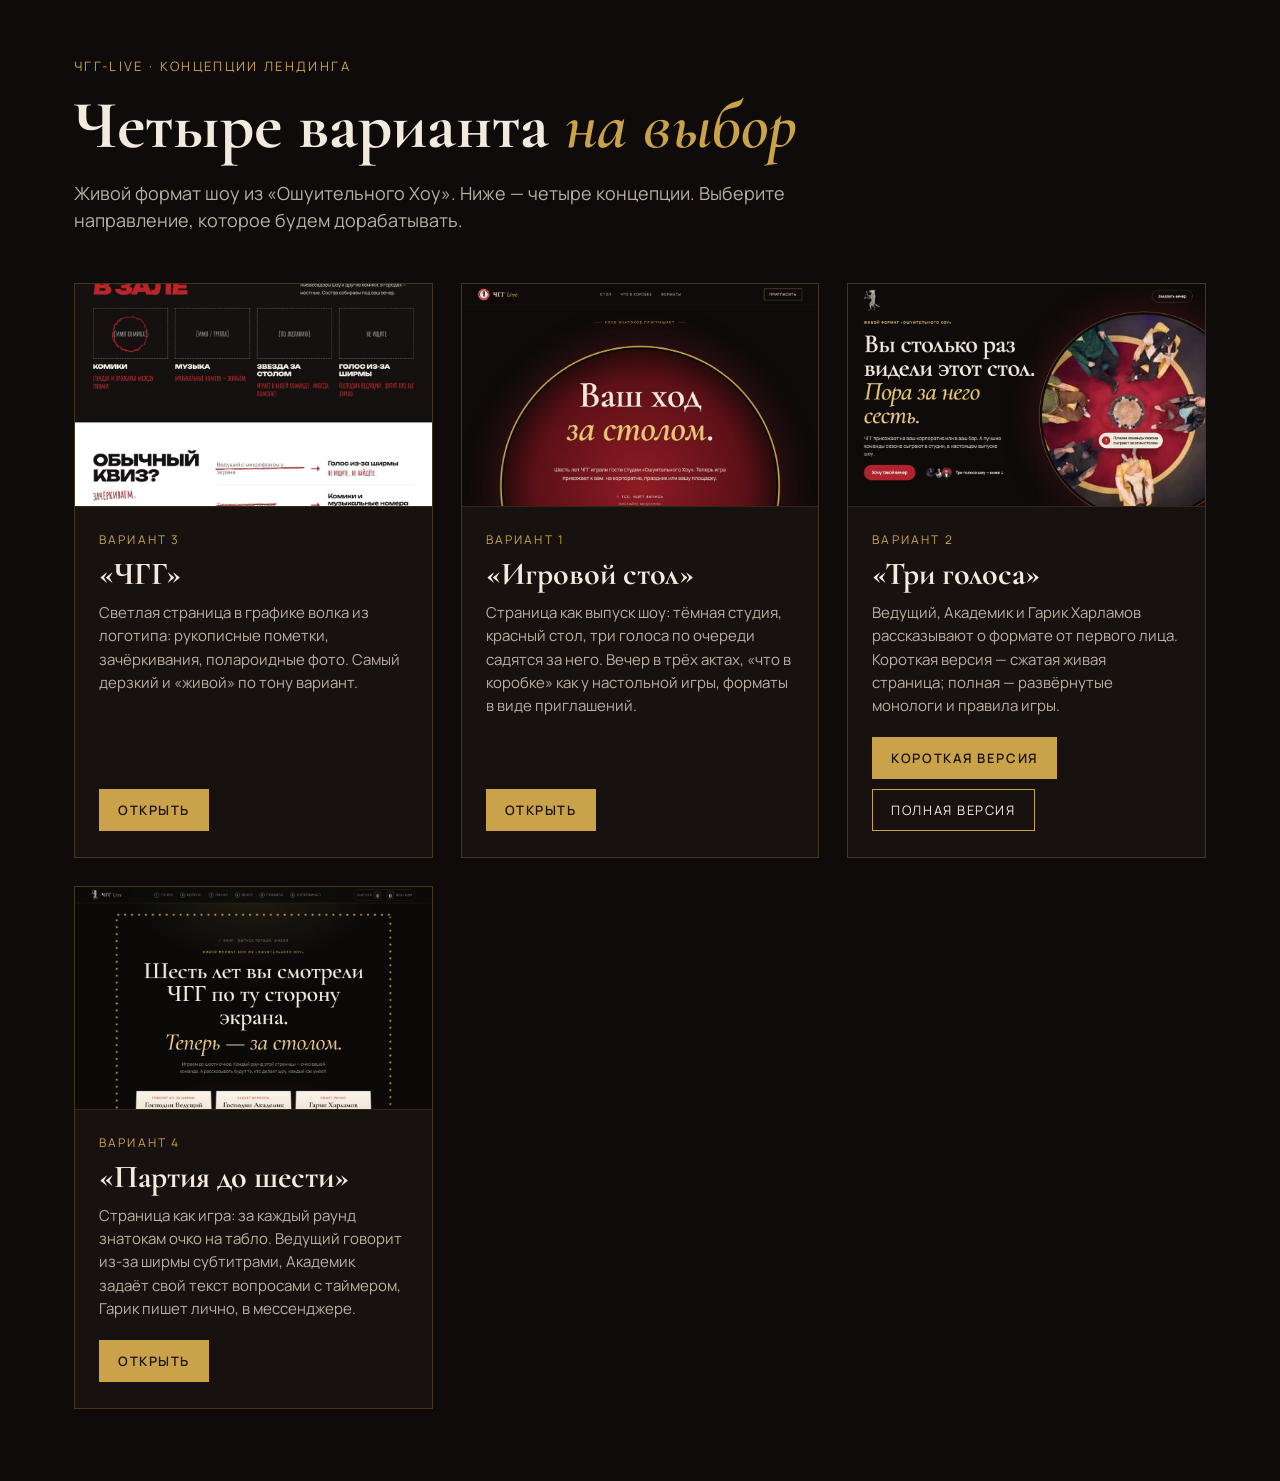
<file: index.html>
<!doctype html>
<html lang="ru">
<head>
<meta charset="utf-8">
<meta name="viewport" content="width=device-width, initial-scale=1">
<meta name="robots" content="noindex, nofollow">
<title>ЧГГ-Live — варианты лендинга</title>
<link rel="preconnect" href="https://fonts.googleapis.com">
<link href="https://fonts.googleapis.com/css2?family=Cormorant+Garamond:ital,wght@0,600;0,700;1,600&family=Manrope:wght@400;500;600&display=swap" rel="stylesheet">
<style>
:root{--bg:#0E0B0A;--card:#17120F;--line:rgba(201,162,74,.25);--gold:#C9A24A;--text:#F2EADD;--muted:#B9AFA3;--red:#8E1B24}
*{box-sizing:border-box}
body{margin:0;background:var(--bg);color:var(--text);font-family:'Manrope',system-ui,sans-serif;line-height:1.55}
.wrap{max-width:1180px;margin:0 auto;padding:56px 24px 72px}
.eyebrow{color:var(--gold);font-size:13px;letter-spacing:.18em;text-transform:uppercase}
h1{font-family:'Cormorant Garamond',serif;font-weight:700;font-size:clamp(40px,6vw,68px);line-height:1.05;margin:14px 0 18px}
h1 em{color:var(--gold);font-weight:600}
.lead{color:var(--muted);font-size:18px;max-width:720px;margin:0}
.grid{display:grid;grid-template-columns:repeat(auto-fit,minmax(320px,1fr));gap:28px;margin-top:48px}
.card{background:var(--card);border:1px solid var(--line);display:flex;flex-direction:column}
.shot{display:block;aspect-ratio:1000/625;overflow:hidden;border-bottom:1px solid var(--line);background:#000}
.shot img{width:100%;height:100%;object-fit:cover;object-position:top;display:block;transition:transform .4s}
.shot:hover img{transform:scale(1.03)}
.body{padding:24px 24px 26px;display:flex;flex-direction:column;flex:1}
.num{color:var(--gold);font-size:12px;letter-spacing:.18em;text-transform:uppercase}
h2{font-family:'Cormorant Garamond',serif;font-size:32px;font-weight:700;margin:6px 0 10px;line-height:1.1}
.body p{color:var(--muted);margin:0 0 20px;font-size:15px;flex:1}
.actions{display:flex;flex-wrap:wrap;gap:10px}
.btn{display:inline-flex;align-items:center;height:42px;padding:0 18px;border:1px solid var(--gold);color:var(--text);text-decoration:none;font-size:13px;letter-spacing:.12em;text-transform:uppercase}
.btn.primary{background:var(--gold);color:#1a1310;font-weight:600}
.btn:hover{background:#e0bb62;color:#1a1310}
.note{margin-top:48px;padding-top:24px;border-top:1px solid var(--line);color:var(--muted);font-size:14px}
</style>
</head>
<body>
<main class="wrap">
<div class="eyebrow">ЧГГ-Live · концепции лендинга</div>
<h1>Четыре варианта <em>на выбор</em></h1>
<p class="lead">Живой формат шоу из «Ошуительного Хоу». Ниже — четыре концепции. Выберите направление, которое будем дорабатывать.</p>

<div class="grid">
<article class="card">
<a class="shot" href="nabrosok/"><img src="previews/nabrosok.jpg" alt="Вариант «Набросок»" loading="lazy"></a>
<div class="body">
<div class="num">Вариант 3</div>
<h2>«ЧГГ»</h2>
<p>Светлая страница в графике волка из логотипа: рукописные пометки, зачёркивания, полароидные фото. Самый дерзкий и «живой» по тону вариант.</p>
<div class="actions"><a class="btn primary" href="nabrosok/">Открыть</a></div>
</div>
</article>

<article class="card">
<a class="shot" href="stol/"><img src="previews/stol.jpg" alt="Вариант «Стол»" loading="lazy"></a>
<div class="body">
<div class="num">Вариант 1</div>
<h2>«Игровой стол»</h2>
<p>Страница как выпуск шоу: тёмная студия, красный стол, три голоса по очереди садятся за него. Вечер в трёх актах, «что в коробке» как у настольной игры, форматы в виде приглашений.</p>
<div class="actions"><a class="btn primary" href="stol/">Открыть</a></div>
</div>
</article>

<article class="card">
<a class="shot" href="golosa/"><img src="previews/golosa.jpg" alt="Вариант «Три голоса»" loading="lazy"></a>
<div class="body">
<div class="num">Вариант 2</div>
<h2>«Три голоса»</h2>
<p>Ведущий, Академик и Гарик Харламов рассказывают о формате от первого лица. Короткая версия — сжатая живая страница; полная — развёрнутые монологи и правила игры.</p>
<div class="actions"><a class="btn primary" href="golosa/">Короткая версия</a><a class="btn" href="golosa-full/">Полная версия</a></div>
</div>
</article>


<article class="card">
<a class="shot" href="partiya/"><img src="previews/partiya.jpg" alt="Вариант «Партия до шести»" loading="lazy"></a>
<div class="body">
<div class="num">Вариант 4</div>
<h2>«Партия до шести»</h2>
<p>Страница как игра: за каждый раунд знатокам очко на табло. Ведущий говорит из-за ширмы субтитрами, Академик задаёт свой текст вопросами с таймером, Гарик пишет лично, в мессенджере.</p>
<div class="actions"><a class="btn primary" href="partiya/">Открыть</a></div>
</div>
</article>

</div>


</main>
</body>
</html>
</file>
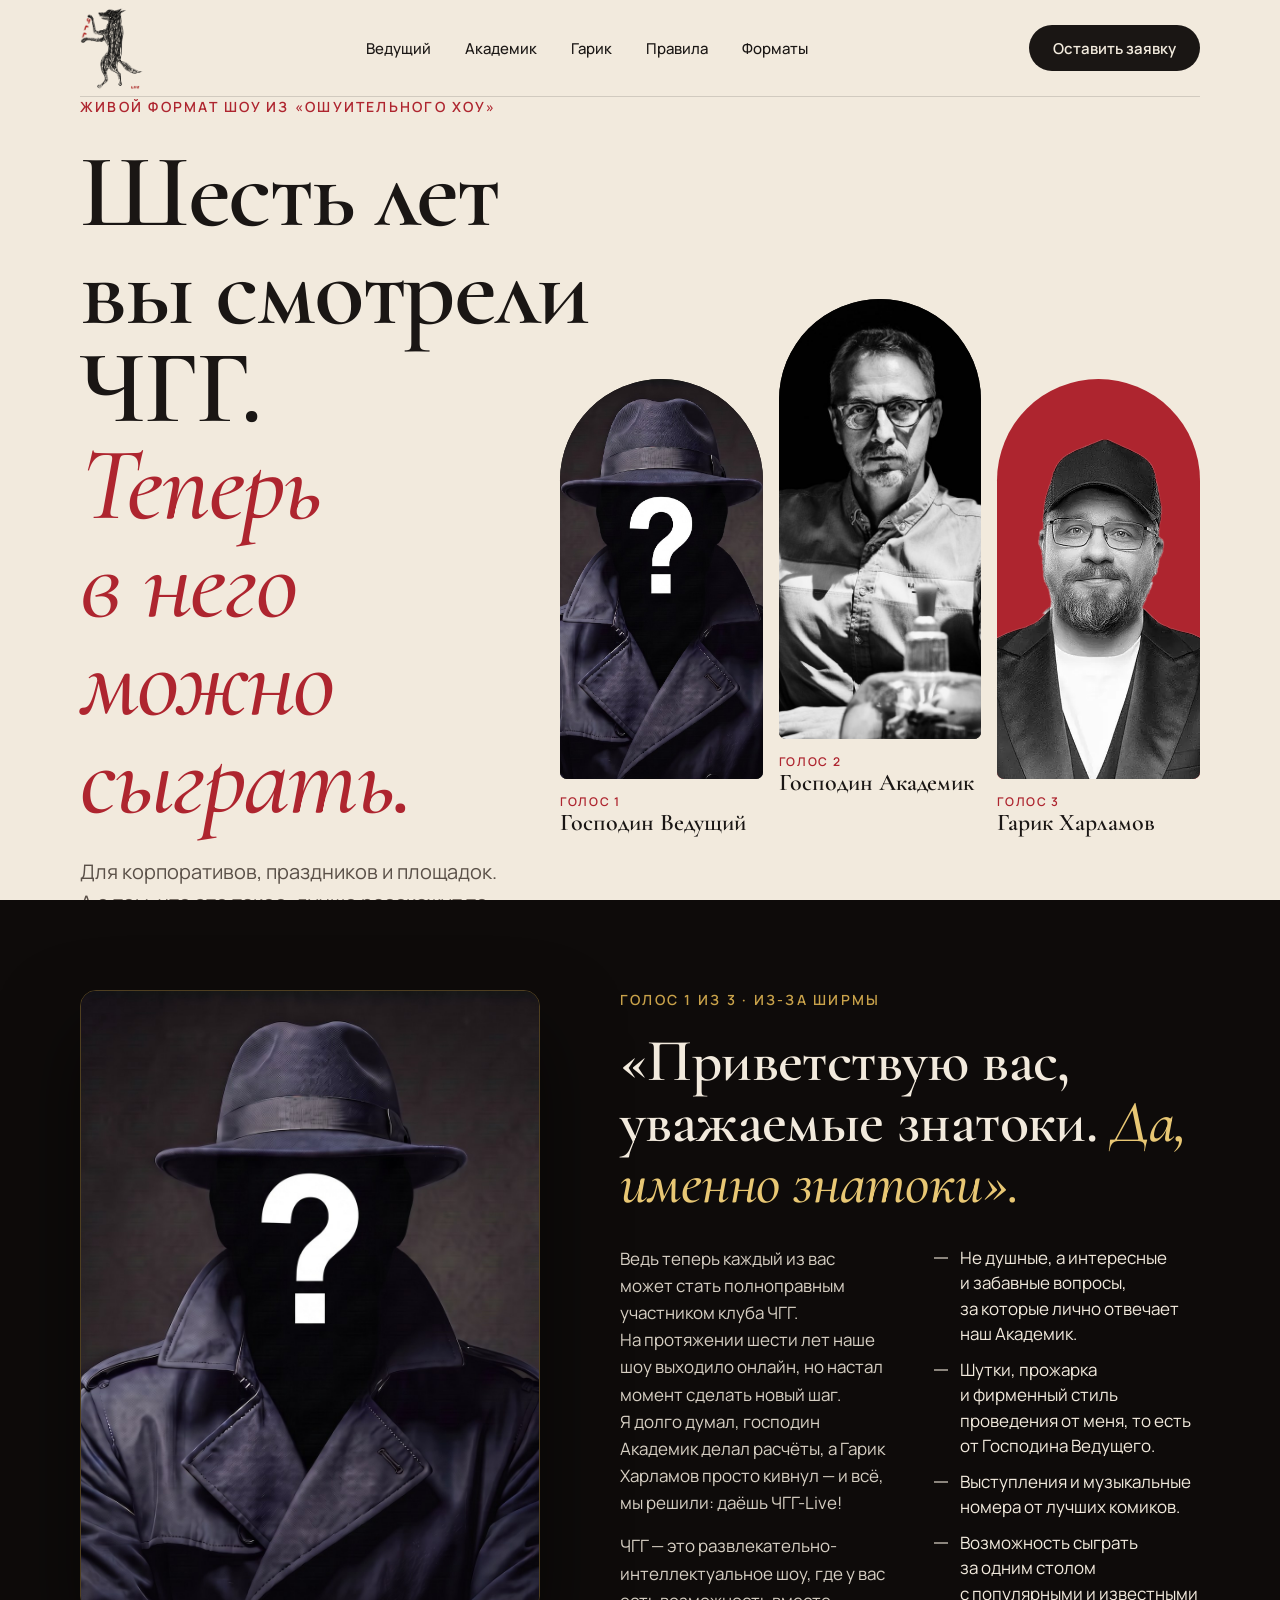
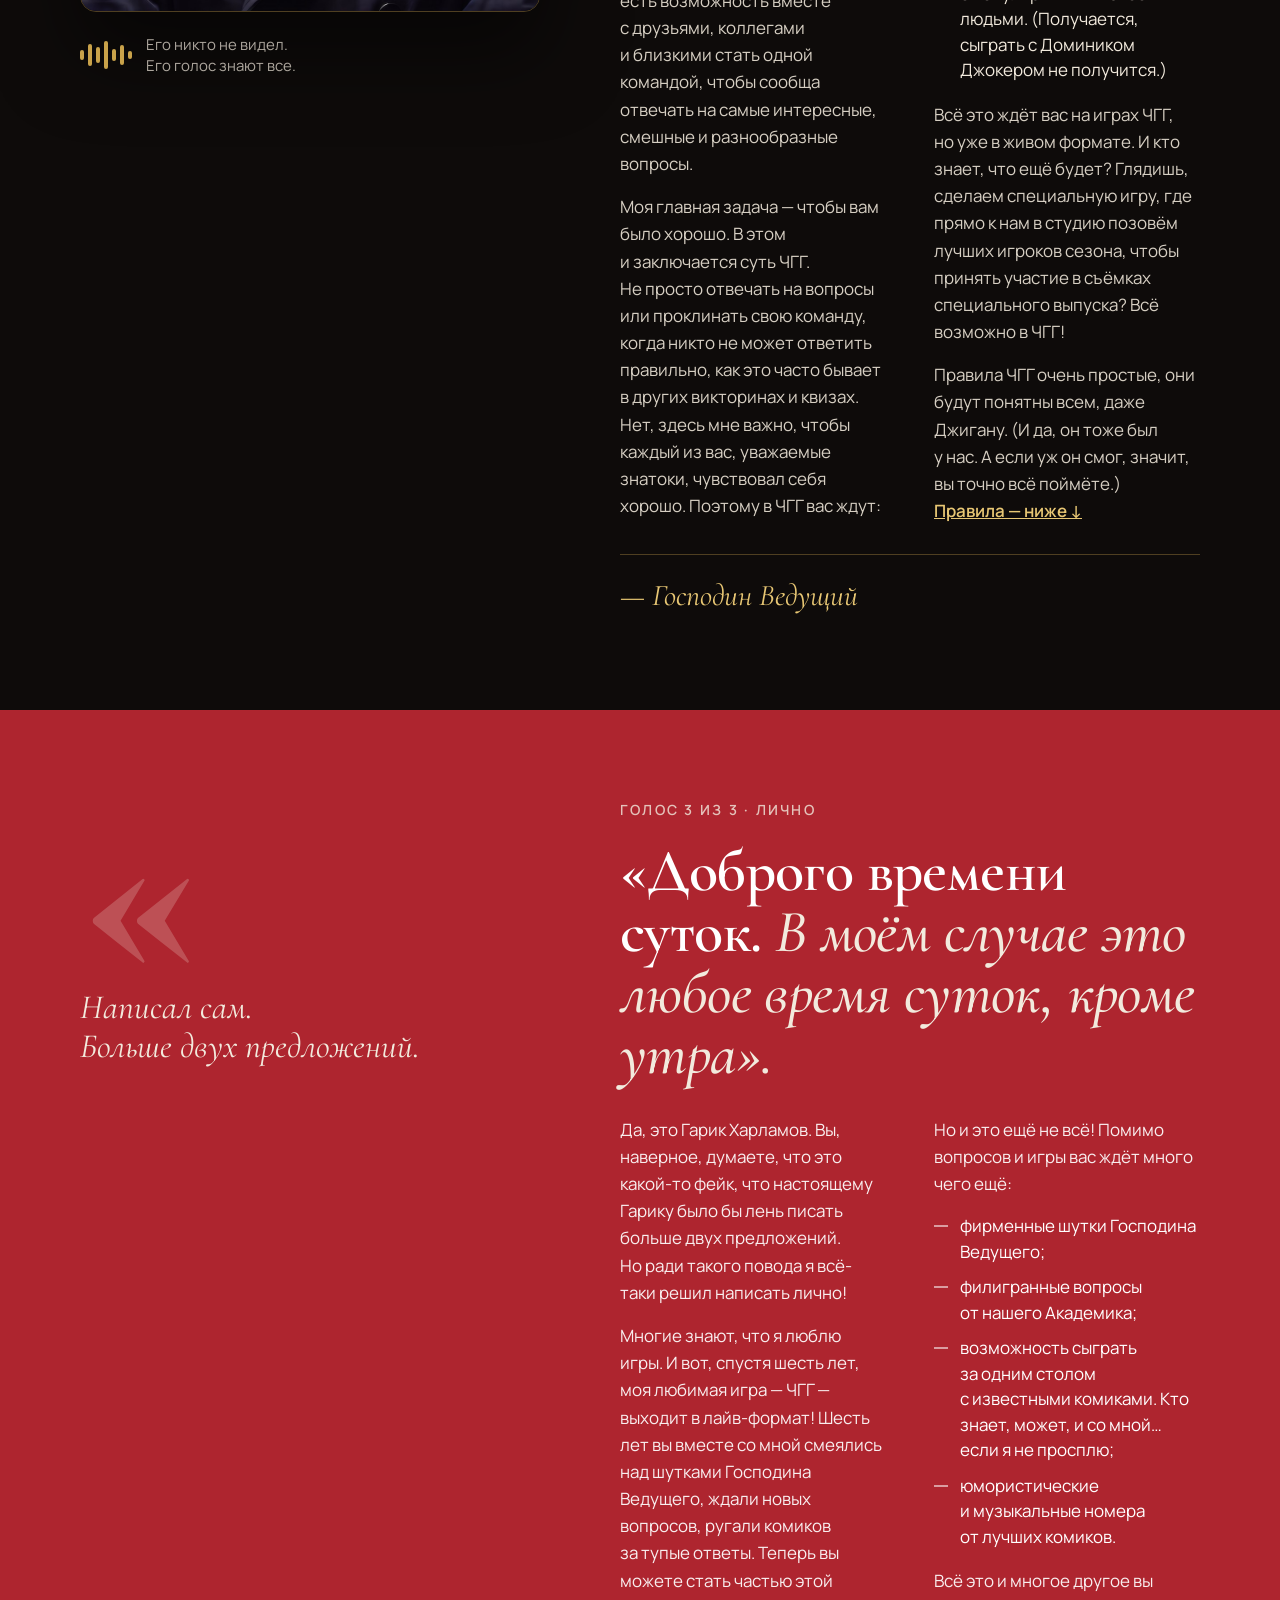
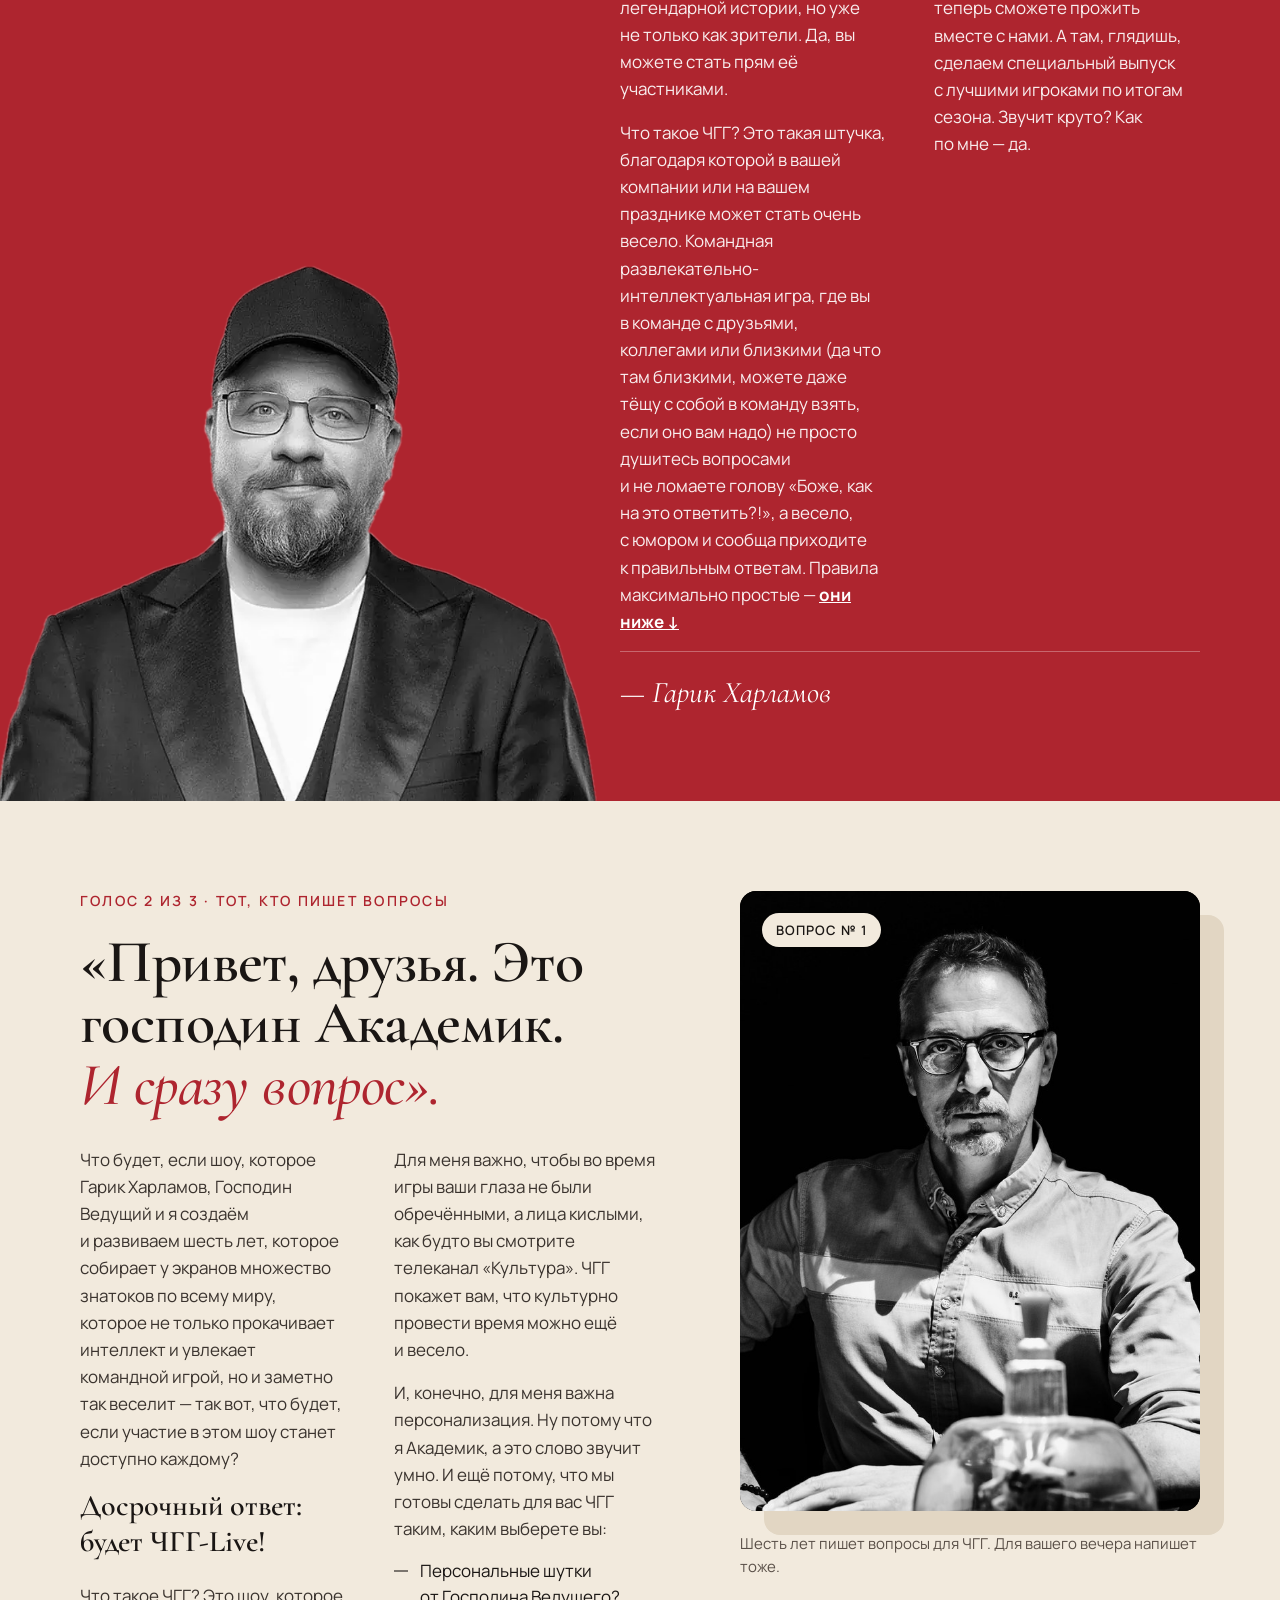
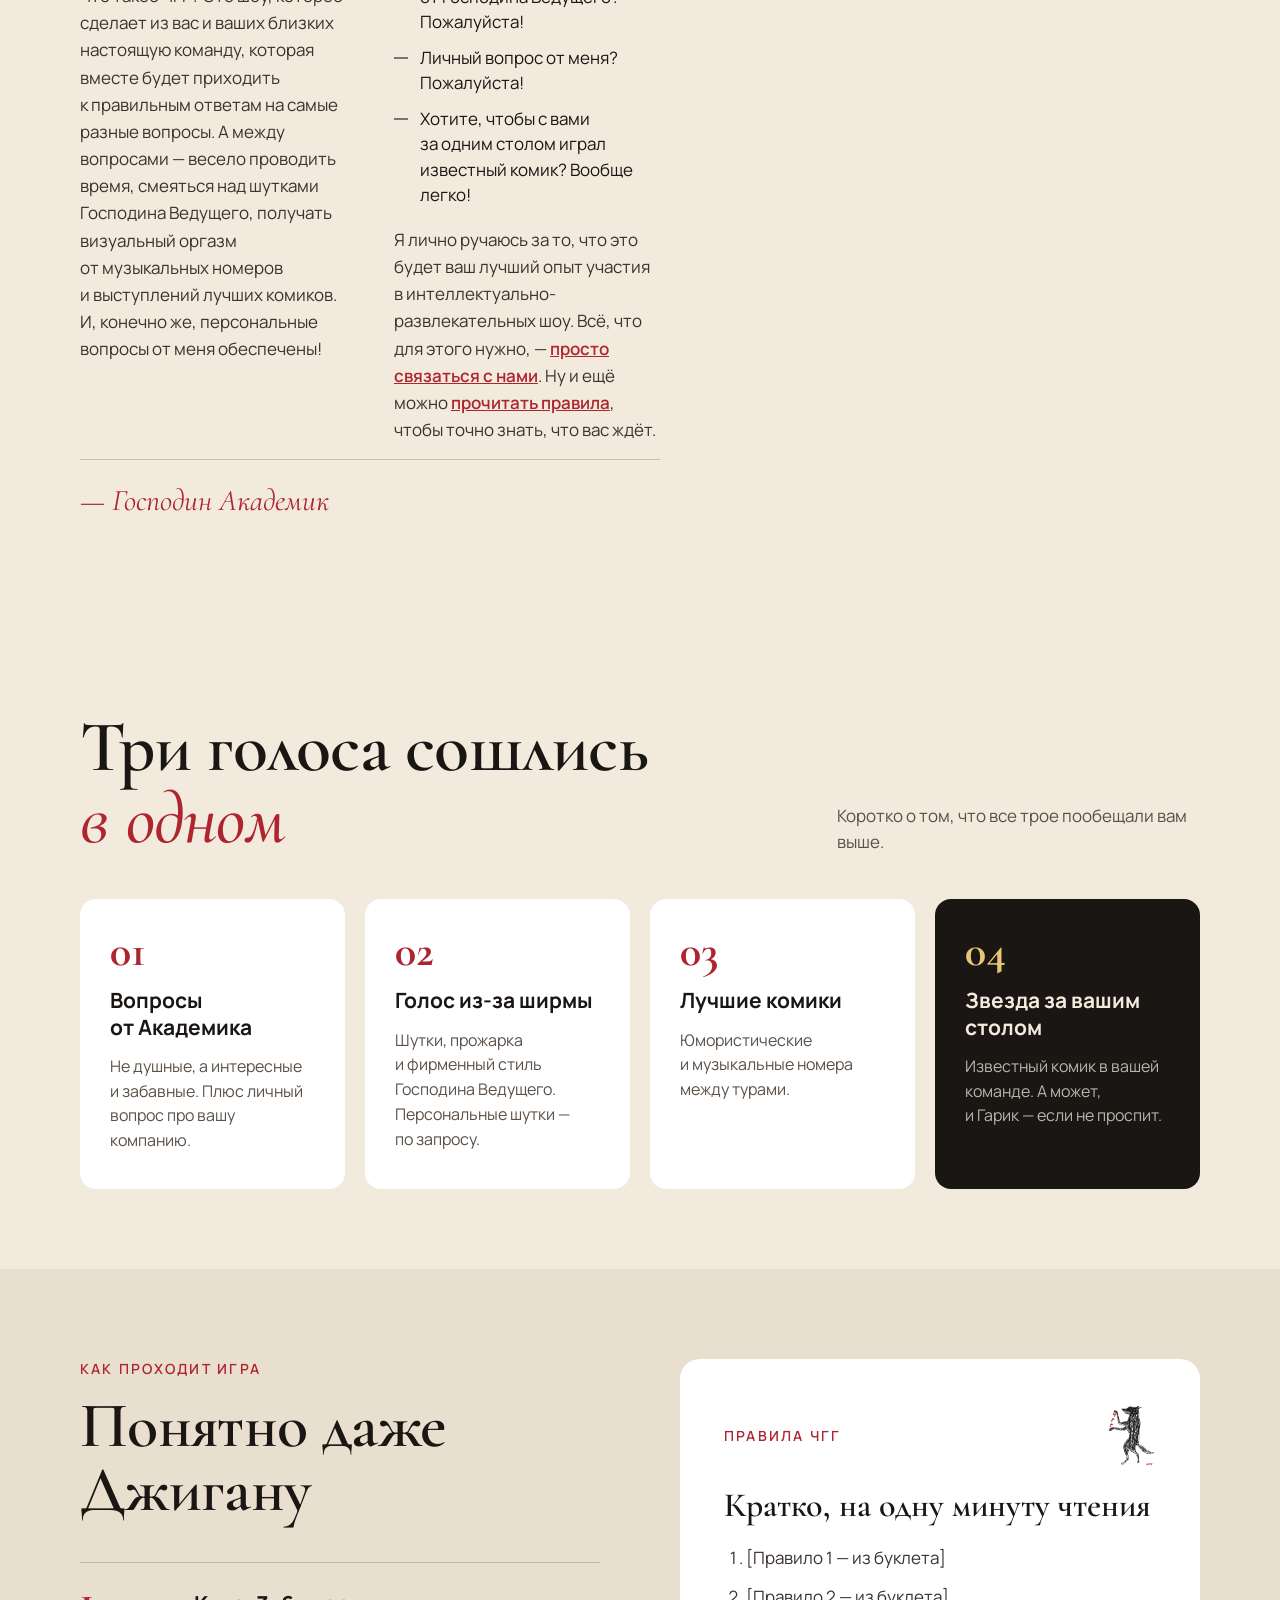
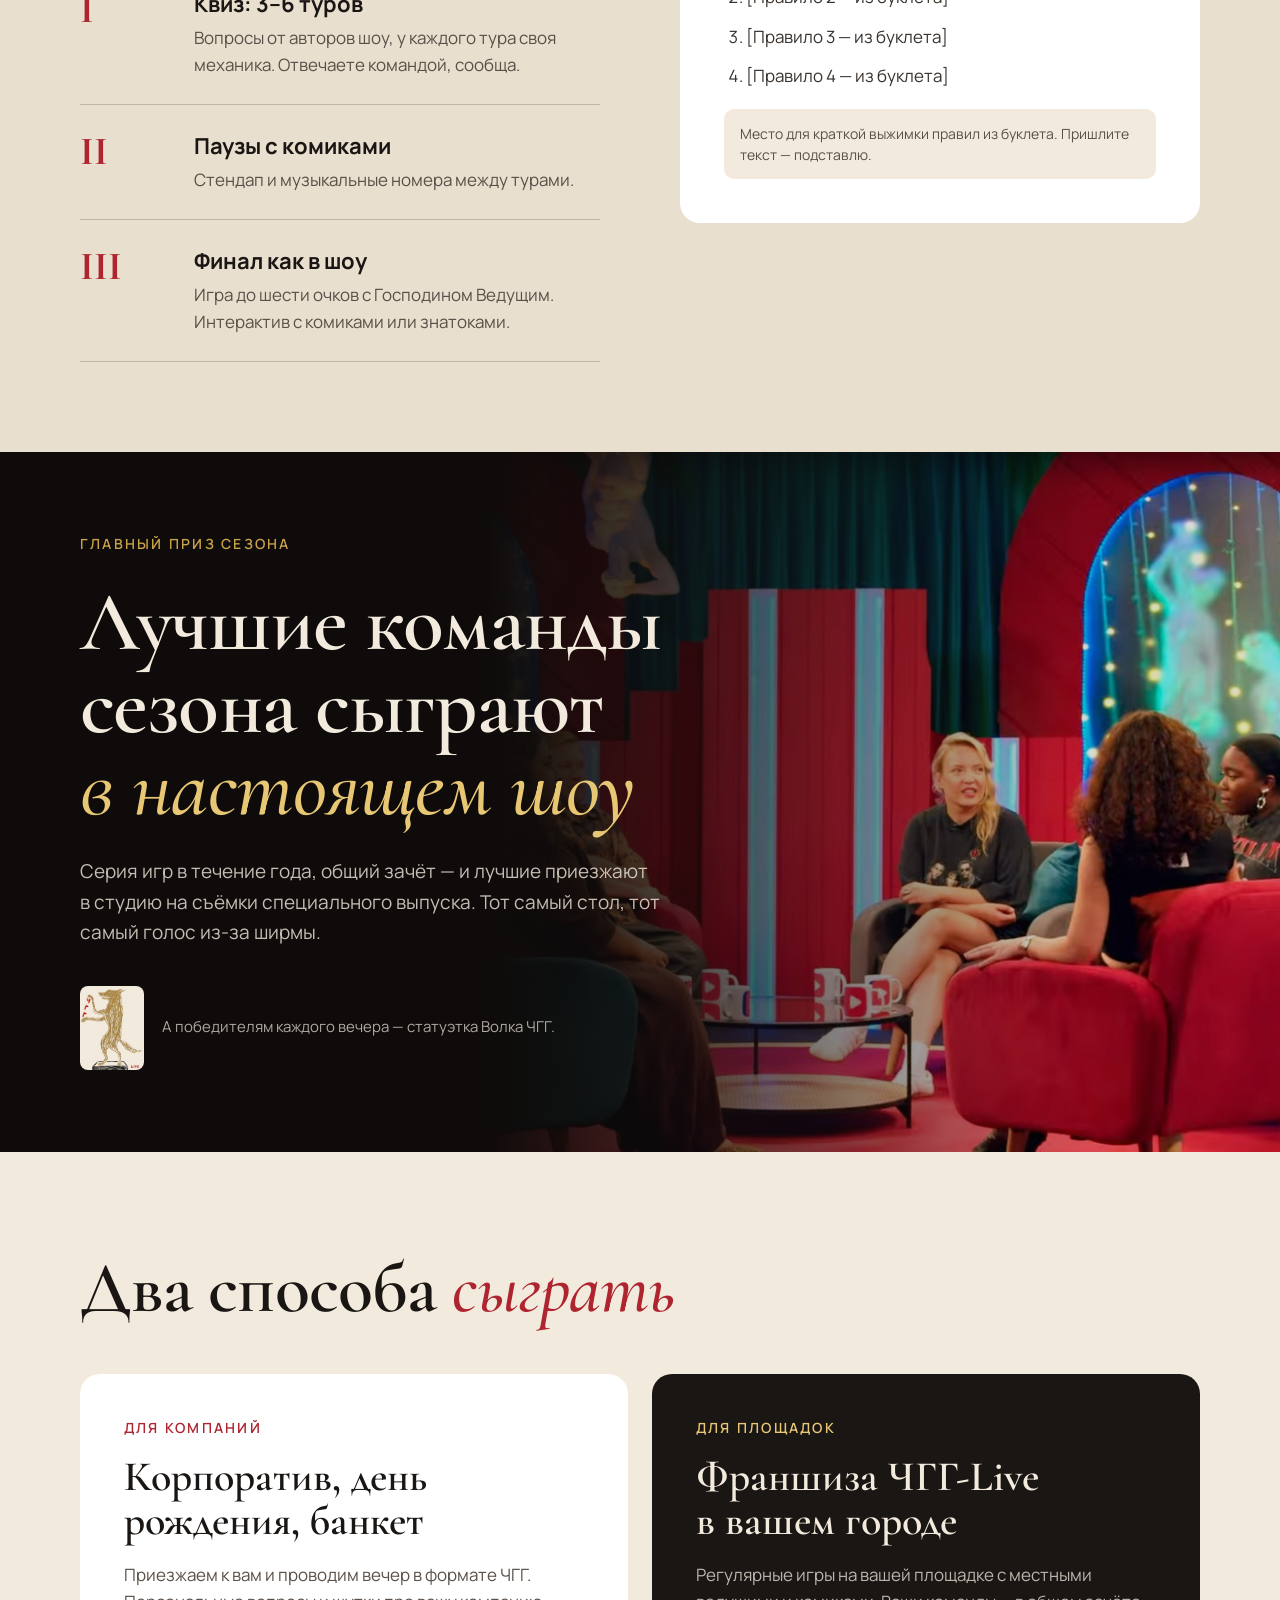
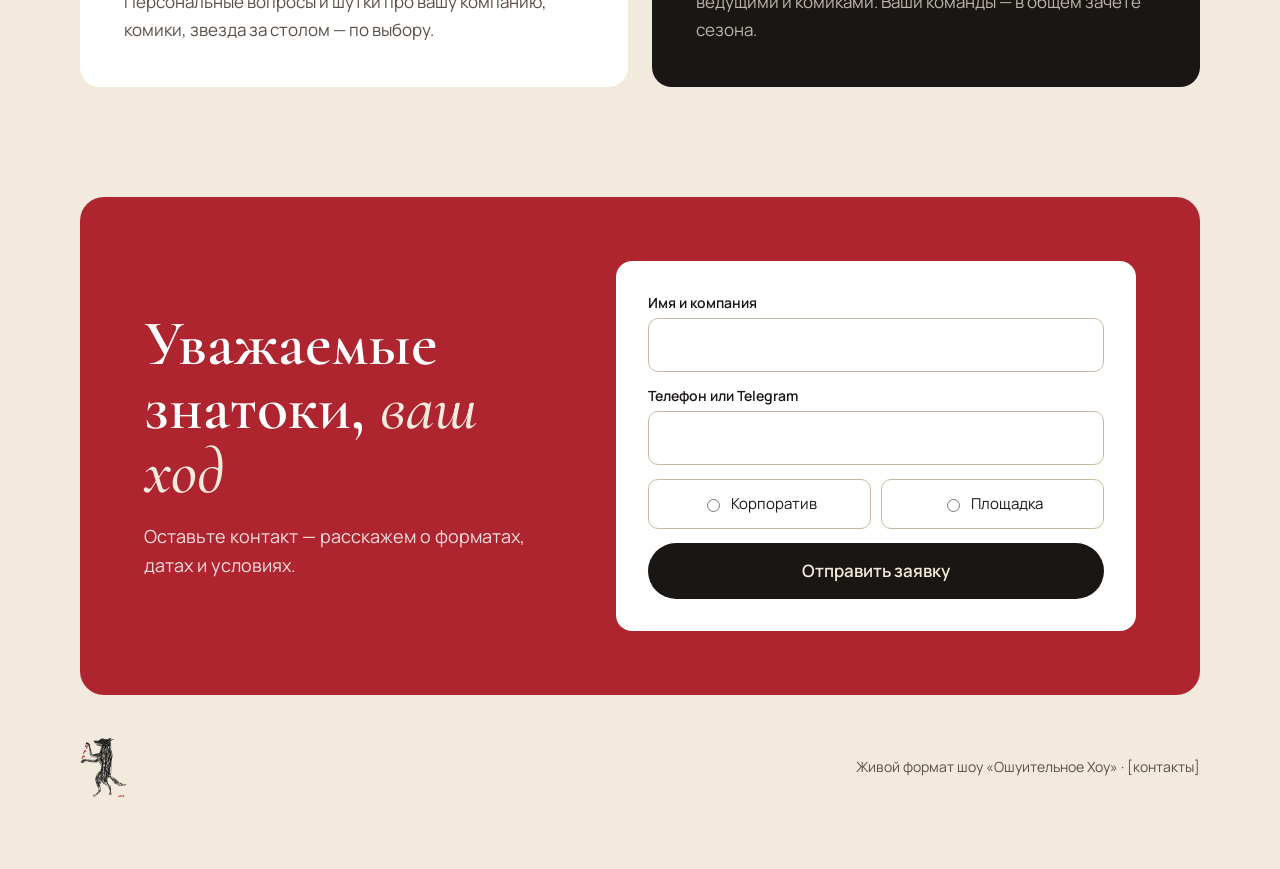
<file: golosa-full/index.html>
<!doctype html>
<html lang="ru">
<head>
<meta charset="utf-8">
<meta name="viewport" content="width=device-width, initial-scale=1">
<title>ЧГГ-Live — лендинг «Три голоса»</title>
<script src="./vendor/react.js"></script>
<script src="./vendor/react-dom.js"></script>
<script src="./support.js"></script>
</head>
<body>
<x-dc>
<helmet>
<link href="https://fonts.googleapis.com/css2?family=Cormorant+Garamond:ital,wght@0,500;0,600;0,700;1,500;1,600&amp;family=Manrope:wght@400;500;600;700&amp;display=swap" rel="stylesheet">
<style>
body{margin:0;background:#F2EADD;font-family:'Manrope',system-ui,sans-serif;color:#1A1614}
a{color:inherit}
.v-p{margin:0 0 16px;font-size:17px;line-height:1.6}
.v-list{margin:0 0 18px;padding:0;list-style:none;display:flex;flex-direction:column;gap:10px}
.v-list li{position:relative;padding-left:26px;font-size:17px;line-height:1.5}
.v-list li::before{content:"";position:absolute;left:0;top:12px;width:14px;height:2px;background:currentColor;opacity:.55}
.v-cols{column-count:2;column-gap:48px}
.v-cols > *{break-inside:avoid}
/* Артборд 1440 px: на широком экране фоны секций тянутся, содержимое — по центру */
.m-pad{padding-left:max(80px,calc(50% - 640px))!important;padding-right:max(80px,calc(50% - 640px))!important}
.m-prize-copy{margin-left:max(0px,calc(50% - 720px))}
/* Мобильная раскладка. Стили макета инлайновые, поэтому переопределения через !important */
:root{--gut:clamp(20px,5vw,48px)}
@media (max-width:1023px){
.m-root{min-width:0!important}
.m-hide{display:none!important}
.m-pad{padding-left:var(--gut)!important;padding-right:var(--gut)!important}
.m-sec{padding-top:64px!important;padding-bottom:64px!important;gap:32px!important}
.m-1col{grid-template-columns:minmax(0,1fr)!important;gap:36px!important}
.m-h2{font-size:clamp(36px,9.5vw,64px)!important}
.v-cols{column-count:1}
.m-hero{height:auto!important;padding-bottom:48px!important}
.m-hero-head{height:76px!important}
.m-hero-head nav{display:none!important}
.m-hero-logo{height:60px!important}
.m-hero-head>a{height:40px!important;padding:0 16px!important;font-size:14px!important}
.m-hero h1{font-size:clamp(48px,13vw,104px)!important}
.m-hero p{font-size:17px!important}
.m-hero-grid{padding-top:32px}
.m-btns{flex-wrap:wrap;gap:10px!important}
.m-btns>a{height:54px!important;padding:0 24px!important}
.m-trio{gap:10px!important}
.m-trio>a>div:first-child{height:46vw!important;max-height:440px}
.m-trio>a:nth-child(2){margin-bottom:20px!important}
.m-trio>a>div:last-child>div:last-child{font-size:17px!important}
.m-photo{height:min(110vw,560px)!important}
.m-first{order:-1}
.m-garik-text{order:-1;padding-bottom:24px!important}
.m-garik-quote>div:first-child{display:none}
.m-garik-img{width:min(100%,560px)!important;margin:24px auto 0!important}
.m-akad-photo{box-shadow:12px 12px 0 #E2D6C3!important}
.m-head{flex-direction:column;align-items:flex-start!important;gap:16px!important}
.m-grid4{grid-template-columns:repeat(2,minmax(0,1fr))!important;gap:14px!important}
.m-grid4>div{min-height:0!important;padding:24px!important}
.m-rule{grid-template-columns:56px minmax(0,1fr)!important;gap:14px!important}
.m-card{padding:28px 22px!important}
.m-prize{height:auto!important}
.m-prize-img{position:static!important;display:block;width:100%!important;height:62vw!important;-webkit-mask-image:linear-gradient(#000 60%,transparent);mask-image:linear-gradient(#000 60%,transparent)}
.m-prize-copy{height:auto!important;margin-left:0;padding:8px var(--gut) 64px!important;max-width:none!important}
.m-prize-copy h2{font-size:clamp(40px,11vw,84px)!important}
.m-card-t{font-size:32px!important}
.m-apply{padding:28px 22px!important;grid-template-columns:minmax(0,1fr)!important;gap:28px!important}
.m-apply-sec{padding-top:40px!important;padding-bottom:40px!important}
.m-form{padding:22px!important}
.m-foot{flex-direction:column;align-items:flex-start!important;gap:14px}
}
@media (max-width:600px){.m-grid4{grid-template-columns:minmax(0,1fr)!important}}
</style>
</helmet>
<div class="m-root" style="width: 100%; min-width: 1200px; background: #F2EADD; color: #1A1614; font-family: 'Manrope', sans-serif; display: flex; flex-direction: column">

<!-- ============ 1. ОБЛОЖКА ============ -->
<section class="m-hero m-pad" style="position: relative; height: 900px; flex-shrink: 0; box-sizing: border-box; padding: 0 80px; display: flex; flex-direction: column; background: #F2EADD; overflow: hidden">
<header class="m-hero-head" style="height: 96px; flex-shrink: 0; display: flex; align-items: center; justify-content: space-between; border-bottom: 1px solid rgba(26,22,20,0.15)">
<div style="display: flex; align-items: center; gap: 14px">
<img src="./assets/logo-dark.png" alt="ЧГГ Live" class="m-hero-logo" style="height: 86px; width: auto; display: block">
</div>
<nav aria-label="Разделы" style="display: flex; gap: 34px; font-size: 15px; font-weight: 500">
<a href="#vedushchiy" style="text-decoration: none">Ведущий</a>
<a href="#akademik" style="text-decoration: none">Академик</a>
<a href="#garik" style="text-decoration: none">Гарик</a>
<a href="#pravila" style="text-decoration: none">Правила</a>
<a href="#formaty" style="text-decoration: none">Форматы</a>
</nav>
<a href="#zayavka" style="height: 46px; padding: 0 24px; display: flex; align-items: center; border-radius: 999px; background: #1A1614; color: #F2EADD; text-decoration: none; font-size: 15px; font-weight: 600">Оставить заявку</a>
</header>

<div class="m-hero-grid m-1col" style="flex-grow: 1; display: grid; grid-template-columns: minmax(0, 1fr) 640px; gap: 56px; align-items: center">
<div style="display: flex; flex-direction: column; gap: 28px">
<div style="font-size: 14px; font-weight: 600; letter-spacing: 0.16em; color: #AE252F">ЖИВОЙ ФОРМАТ ШОУ ИЗ «ОШУИТЕЛЬНОГО ХОУ»</div>
<h1 style="margin: 0; font-family: 'Cormorant Garamond', serif; font-weight: 600; font-size: 104px; line-height: 0.94; letter-spacing: -0.02em">Шесть лет вы&nbsp;смотрели ЧГГ. <em style="color: #AE252F; font-weight: 500">Теперь в&nbsp;него можно сыграть.</em></h1>
<p style="margin: 0; font-size: 20px; line-height: 1.55; color: #5A5048; max-width: 600px">Для корпоративов, праздников и&nbsp;площадок. А&nbsp;о&nbsp;том, что это такое, лучше расскажут те, кто делает шоу. Три голоса&nbsp;— ниже.</p>
<div class="m-btns" style="display: flex; gap: 14px; align-items: center">
<a href="#vedushchiy" style="height: 60px; padding: 0 30px; display: flex; align-items: center; gap: 12px; border-radius: 999px; background: #AE252F; color: #FFFFFF; text-decoration: none; font-size: 17px; font-weight: 600">Послушать голоса <span aria-hidden="true">↓</span></a>
<a href="#zayavka" style="height: 60px; padding: 0 30px; display: flex; align-items: center; border-radius: 999px; border: 1.5px solid #1A1614; text-decoration: none; font-size: 17px; font-weight: 600">Заказать вечер</a>
</div>
</div>

<div class="m-trio" style="display: grid; grid-template-columns: repeat(3, minmax(0, 1fr)); gap: 16px; align-items: end">
<a href="#vedushchiy" style="display: flex; flex-direction: column; gap: 14px; text-decoration: none">
<div style="height: 400px; border-radius: 200px 200px 14px 14px; overflow: hidden; background: #0E0B0A">
<img src="./assets/78eff4afed32d136027f44d9ee45d666.jpg" alt="Господин Ведущий — силуэт без лица" style="width: 100%; height: 100%; object-fit: cover; object-position: 50% 30%; display: block">
</div>
<div><div style="font-size: 12px; font-weight: 600; letter-spacing: 0.14em; color: #AE252F">ГОЛОС 1</div><div style="font-family: 'Cormorant Garamond', serif; font-weight: 600; font-size: 24px; line-height: 1.1">Господин Ведущий</div></div>
</a>
<a href="#akademik" style="display: flex; flex-direction: column; gap: 14px; text-decoration: none; margin-bottom: 40px">
<div style="height: 440px; border-radius: 200px 200px 14px 14px; overflow: hidden; background: #0E0B0A"><img src="./assets/d79b7df398bcfadeac2a97a6570de949.jpg" alt="Господин Академик" style="width: 100%; height: 100%; object-fit: cover; object-position: 50% 20%; display: block"></div>
<div><div style="font-size: 12px; font-weight: 600; letter-spacing: 0.14em; color: #AE252F">ГОЛОС 2</div><div style="font-family: 'Cormorant Garamond', serif; font-weight: 600; font-size: 24px; line-height: 1.1">Господин Академик</div></div>
</a>
<a href="#garik" style="display: flex; flex-direction: column; gap: 14px; text-decoration: none">
<div style="height: 400px; border-radius: 200px 200px 14px 14px; overflow: hidden; background: #AE252F; display: flex; align-items: flex-end"><img src="./assets/02d2503389c68f07461140d01ca33696.png" alt="Гарик Харламов" style="width: 100%; height: 88%; object-fit: cover; object-position: 50% 0%; display: block"></div>
<div><div style="font-size: 12px; font-weight: 600; letter-spacing: 0.14em; color: #AE252F">ГОЛОС 3</div><div style="font-family: 'Cormorant Garamond', serif; font-weight: 600; font-size: 24px; line-height: 1.1">Гарик Харламов</div></div>
</a>
</div>
</div>
</section>

<!-- ============ 2. ГОСПОДИН ВЕДУЩИЙ ============ -->
<section id="vedushchiy" class="m-pad m-sec m-1col" style="position: relative; flex-shrink: 0; box-sizing: border-box; padding: 90px 80px 96px; background: #0E0B0A; color: #F2EADD; display: grid; grid-template-columns: 460px minmax(0, 1fr); gap: 80px; overflow: hidden">
<div style="display: flex; flex-direction: column; gap: 22px">
<div class="m-photo" style="height: 620px; border-radius: 16px; overflow: hidden; border: 1px solid rgba(201,162,74,0.35); box-shadow: 0 40px 80px rgba(0,0,0,0.5)">
<img src="./assets/78eff4afed32d136027f44d9ee45d666.jpg" alt="Господин Ведущий — силуэт без лица" style="width: 100%; height: 100%; object-fit: cover; object-position: 50% 35%; display: block">
</div>
<div style="display: flex; align-items: center; gap: 14px">
<div aria-hidden="true" style="display: flex; align-items: center; gap: 4px; height: 28px"><span style="width: 4px; height: 10px; background: #C9A24A; border-radius: 2px"></span><span style="width: 4px; height: 22px; background: #C9A24A; border-radius: 2px"></span><span style="width: 4px; height: 16px; background: #C9A24A; border-radius: 2px"></span><span style="width: 4px; height: 28px; background: #C9A24A; border-radius: 2px"></span><span style="width: 4px; height: 12px; background: #C9A24A; border-radius: 2px"></span><span style="width: 4px; height: 20px; background: #C9A24A; border-radius: 2px"></span><span style="width: 4px; height: 8px; background: #C9A24A; border-radius: 2px"></span></div>
<div style="font-size: 15px; color: rgba(242,234,221,0.7); line-height: 1.4">Его никто не&nbsp;видел.<br>Его голос знают все.</div>
</div>
</div>

<div style="display: flex; flex-direction: column">
<div style="font-size: 14px; font-weight: 600; letter-spacing: 0.16em; color: #C9A24A; margin-bottom: 22px">ГОЛОС 1 ИЗ 3 · ИЗ-ЗА ШИРМЫ</div>
<h2 class="m-h2" style="margin: 0 0 30px; font-family: 'Cormorant Garamond', serif; font-weight: 600; font-size: 60px; line-height: 1.02; letter-spacing: -0.01em">«Приветствую вас, уважаемые знатоки. <em style="color: #E8C774; font-weight: 500">Да, именно знатоки».</em></h2>
<div class="v-cols" style="color: rgba(242,234,221,0.88)">
<p class="v-p">Ведь теперь каждый из&nbsp;вас может стать полноправным участником клуба ЧГГ. На&nbsp;протяжении шести лет наше шоу выходило онлайн, но&nbsp;настал момент сделать новый шаг. Я&nbsp;долго думал, господин Академик делал расчёты, а&nbsp;Гарик Харламов просто кивнул&nbsp;— и&nbsp;всё, мы решили: даёшь ЧГГ-Live!</p>
<p class="v-p">ЧГГ&nbsp;— это развлекательно-интеллектуальное шоу, где у&nbsp;вас есть возможность вместе с&nbsp;друзьями, коллегами и&nbsp;близкими стать одной командой, чтобы сообща отвечать на&nbsp;самые интересные, смешные и&nbsp;разнообразные вопросы.</p>
<p class="v-p">Моя главная задача&nbsp;— чтобы вам было хорошо. В&nbsp;этом и&nbsp;заключается суть ЧГГ. Не&nbsp;просто отвечать на&nbsp;вопросы или проклинать свою команду, когда никто не&nbsp;может ответить правильно, как это часто бывает в&nbsp;других викторинах и&nbsp;квизах. Нет, здесь мне важно, чтобы каждый из&nbsp;вас, уважаемые знатоки, чувствовал себя хорошо. Поэтому в&nbsp;ЧГГ вас ждут:</p>
<ul class="v-list" style="color: #F2EADD">
<li>Не&nbsp;душные, а&nbsp;интересные и&nbsp;забавные вопросы, за&nbsp;которые лично отвечает наш Академик.</li>
<li>Шутки, прожарка и&nbsp;фирменный стиль проведения от&nbsp;меня, то&nbsp;есть от&nbsp;Господина Ведущего.</li>
<li>Выступления и&nbsp;музыкальные номера от&nbsp;лучших комиков.</li>
<li>Возможность сыграть за&nbsp;одним столом с&nbsp;популярными и&nbsp;известными людьми. (Получается, сыграть с&nbsp;Домиником Джокером не&nbsp;получится.)</li>
</ul>
<p class="v-p">Всё это ждёт вас на&nbsp;играх ЧГГ, но&nbsp;уже в&nbsp;живом формате. И&nbsp;кто знает, что ещё будет? Глядишь, сделаем специальную игру, где прямо к&nbsp;нам в&nbsp;студию позовём лучших игроков сезона, чтобы принять участие в&nbsp;съёмках специального выпуска? Всё возможно в&nbsp;ЧГГ!</p>
<p class="v-p">Правила ЧГГ очень простые, они будут понятны всем, даже Джигану. (И&nbsp;да, он тоже был у&nbsp;нас. А&nbsp;если уж он смог, значит, вы точно всё поймёте.) <a href="#pravila" style="color: #E8C774; font-weight: 600">Правила&nbsp;— ниже&nbsp;↓</a></p>
</div>
<div style="margin-top: 16px; padding-top: 22px; border-top: 1px solid rgba(201,162,74,0.35); font-family: 'Cormorant Garamond', serif; font-style: italic; font-size: 30px; color: #E8C774">— Господин Ведущий</div>
</div>
</section>

<!-- ============ 3. ГОСПОДИН АКАДЕМИК ============ -->
<section id="garik" class="m-pad m-1col" style="position: relative; flex-shrink: 0; box-sizing: border-box; padding: 90px 80px 0; background: #AE252F; color: #FFFFFF; display: grid; grid-template-columns: 460px minmax(0, 1fr); gap: 80px; overflow: hidden">
<div style="display: flex; flex-direction: column; justify-content: space-between">
<div class="m-garik-quote" style="display: flex; flex-direction: column; gap: 6px">
<div aria-hidden="true" style="font-family: 'Cormorant Garamond', serif; font-weight: 700; font-size: 260px; line-height: 0.7; color: #F2EADD; opacity: 0.22">«</div>
<div style="font-family: 'Cormorant Garamond', serif; font-style: italic; font-size: 34px; line-height: 1.15; color: #F2EADD">Написал сам.<br>Больше двух предложений.</div>
</div>
<img src="./assets/02d2503389c68f07461140d01ca33696.png" alt="Гарик Харламов" class="m-garik-img" style="width: 620px; margin-left: -90px; display: block">
</div>
<div class="m-garik-text" style="display: flex; flex-direction: column; padding-bottom: 90px">
<div style="font-size: 14px; font-weight: 600; letter-spacing: 0.16em; color: #F2EADD; opacity: 0.8; margin-bottom: 22px">ГОЛОС 3 ИЗ 3 · ЛИЧНО</div>
<h2 class="m-h2" style="margin: 0 0 30px; font-family: 'Cormorant Garamond', serif; font-weight: 600; font-size: 60px; line-height: 1.02; letter-spacing: -0.01em">«Доброго времени суток. <em style="font-weight: 500; color: #F2EADD">В&nbsp;моём случае это любое время суток, кроме утра».</em></h2>
<div class="v-cols" style="color: rgba(255,255,255,0.92)">
<p class="v-p">Да, это Гарик Харламов. Вы, наверное, думаете, что это какой-то фейк, что настоящему Гарику было&nbsp;бы лень писать больше двух предложений. Но&nbsp;ради такого повода я&nbsp;всё-таки решил написать лично!</p>
<p class="v-p">Многие знают, что я&nbsp;люблю игры. И&nbsp;вот, спустя шесть лет, моя любимая игра&nbsp;— ЧГГ&nbsp;— выходит в&nbsp;лайв-формат! Шесть лет вы вместе со&nbsp;мной смеялись над шутками Господина Ведущего, ждали новых вопросов, ругали комиков за&nbsp;тупые ответы. Теперь вы можете стать частью этой легендарной истории, но&nbsp;уже не&nbsp;только как зрители. Да, вы можете стать прям её участниками.</p>
<p class="v-p">Что такое ЧГГ? Это такая штучка, благодаря которой в&nbsp;вашей компании или на&nbsp;вашем празднике может стать очень весело. Командная развлекательно-интеллектуальная игра, где вы в&nbsp;команде с&nbsp;друзьями, коллегами или близкими (да что там близкими, можете даже тёщу с&nbsp;собой в&nbsp;команду взять, если оно вам надо) не&nbsp;просто душитесь вопросами и&nbsp;не&nbsp;ломаете голову «Боже, как на&nbsp;это ответить?!», а&nbsp;весело, с&nbsp;юмором и&nbsp;сообща приходите к&nbsp;правильным ответам. Правила максимально простые&nbsp;— <a href="#pravila" style="color: #FFFFFF; font-weight: 700">они ниже&nbsp;↓</a></p>
<p class="v-p">Но&nbsp;и&nbsp;это ещё не&nbsp;всё! Помимо вопросов и&nbsp;игры вас ждёт много чего ещё:</p>
<ul class="v-list" style="color: #FFFFFF">
<li>фирменные шутки Господина Ведущего;</li>
<li>филигранные вопросы от&nbsp;нашего Академика;</li>
<li>возможность сыграть за&nbsp;одним столом с&nbsp;известными комиками. Кто знает, может, и&nbsp;со&nbsp;мной… если я&nbsp;не&nbsp;просплю;</li>
<li>юмористические и&nbsp;музыкальные номера от&nbsp;лучших комиков.</li>
</ul>
<p class="v-p">Всё это и&nbsp;многое другое вы теперь сможете прожить вместе с&nbsp;нами. А&nbsp;там, глядишь, сделаем специальный выпуск с&nbsp;лучшими игроками по&nbsp;итогам сезона. Звучит круто? Как по&nbsp;мне&nbsp;— да.</p>
</div>
<div style="margin-top: 16px; padding-top: 22px; border-top: 1px solid rgba(255,255,255,0.3); font-family: 'Cormorant Garamond', serif; font-style: italic; font-size: 30px">— Гарик Харламов</div>
</div>
</section><section id="akademik" class="m-pad m-sec m-1col" style="position: relative; flex-shrink: 0; box-sizing: border-box; padding: 90px 80px 96px; background: #F2EADD; color: #1A1614; display: grid; grid-template-columns: minmax(0, 1fr) 460px; gap: 80px">
<div style="display: flex; flex-direction: column">
<div style="font-size: 14px; font-weight: 600; letter-spacing: 0.16em; color: #AE252F; margin-bottom: 22px">ГОЛОС 2 ИЗ 3 · ТОТ, КТО ПИШЕТ ВОПРОСЫ</div>
<h2 class="m-h2" style="margin: 0 0 30px; font-family: 'Cormorant Garamond', serif; font-weight: 600; font-size: 60px; line-height: 1.02; letter-spacing: -0.01em">«Привет, друзья. Это господин Академик. <em style="color: #AE252F; font-weight: 500">И&nbsp;сразу вопрос».</em></h2>
<div class="v-cols" style="color: #3A332E">
<p class="v-p">Что будет, если шоу, которое Гарик Харламов, Господин Ведущий и&nbsp;я создаём и&nbsp;развиваем шесть лет, которое собирает у&nbsp;экранов множество знатоков по&nbsp;всему миру, которое не&nbsp;только прокачивает интеллект и&nbsp;увлекает командной игрой, но&nbsp;и&nbsp;заметно так веселит&nbsp;— так вот, что будет, если участие в&nbsp;этом шоу станет доступно каждому?</p>
<p style="margin: 0 0 22px; font-family: 'Cormorant Garamond', serif; font-weight: 600; font-size: 30px; line-height: 1.2; color: #1A1614">Досрочный ответ: будет ЧГГ-Live!</p>
<p class="v-p">Что такое ЧГГ? Это шоу, которое сделает из&nbsp;вас и&nbsp;ваших близких настоящую команду, которая вместе будет приходить к&nbsp;правильным ответам на&nbsp;самые разные вопросы. А&nbsp;между вопросами&nbsp;— весело проводить время, смеяться над шутками Господина Ведущего, получать визуальный оргазм от&nbsp;музыкальных номеров и&nbsp;выступлений лучших комиков. И, конечно же, персональные вопросы от&nbsp;меня обеспечены!</p>
<p class="v-p">Для меня важно, чтобы во&nbsp;время игры ваши глаза не&nbsp;были обречёнными, а&nbsp;лица кислыми, как будто вы смотрите телеканал «Культура». ЧГГ покажет вам, что культурно провести время можно ещё и&nbsp;весело.</p>
<p class="v-p">И, конечно, для меня важна персонализация. Ну потому что я&nbsp;Академик, а&nbsp;это слово звучит умно. И&nbsp;ещё потому, что мы готовы сделать для вас ЧГГ таким, каким выберете вы:</p>
<ul class="v-list" style="color: #1A1614">
<li>Персональные шутки от&nbsp;Господина Ведущего? Пожалуйста!</li>
<li>Личный вопрос от&nbsp;меня? Пожалуйста!</li>
<li>Хотите, чтобы с&nbsp;вами за&nbsp;одним столом играл известный комик? Вообще легко!</li>
</ul>
<p class="v-p">Я&nbsp;лично ручаюсь за&nbsp;то, что это будет ваш лучший опыт участия в&nbsp;интеллектуально-развлекательных шоу. Всё, что для этого нужно,&nbsp;— <a href="#zayavka" style="color: #AE252F; font-weight: 600">просто связаться с&nbsp;нами</a>. Ну и&nbsp;ещё можно <a href="#pravila" style="color: #AE252F; font-weight: 600">прочитать правила</a>, чтобы точно знать, что вас ждёт.</p>
</div>
<div style="margin-top: 16px; padding-top: 22px; border-top: 1px solid rgba(26,22,20,0.2); font-family: 'Cormorant Garamond', serif; font-style: italic; font-size: 30px; color: #AE252F">— Господин Академик</div>
</div>

<div class="m-first" style="display: flex; flex-direction: column; gap: 22px">
<div class="m-photo m-akad-photo" style="position: relative; height: 620px; border-radius: 16px; overflow: hidden; background: #0E0B0A; box-shadow: 24px 24px 0 #E2D6C3">
<img src="./assets/d79b7df398bcfadeac2a97a6570de949.jpg" alt="Господин Академик" style="width: 100%; height: 100%; object-fit: cover; object-position: 50% 25%; display: block">
<div style="position: absolute; left: 22px; top: 22px; padding: 8px 14px; border-radius: 999px; background: #F2EADD; font-size: 13px; font-weight: 600; letter-spacing: 0.08em">ВОПРОС № 1</div>
</div>
<div style="font-size: 15px; color: #5A5048; line-height: 1.5">Шесть лет пишет вопросы для&nbsp;ЧГГ. Для вашего вечера напишет тоже.</div>
</div>
</section>

<!-- ============ 4. ГАРИК ХАРЛАМОВ ============ -->


<!-- ============ 5. ЧТО ВАС ЖДЁТ ============ -->
<section class="m-pad m-sec" style="flex-shrink: 0; box-sizing: border-box; padding: 96px 80px 80px; background: #F2EADD; display: flex; flex-direction: column; gap: 44px">
<div class="m-head" style="display: flex; justify-content: space-between; align-items: flex-end; gap: 40px">
<h2 class="m-h2" style="margin: 0; font-family: 'Cormorant Garamond', serif; font-weight: 600; font-size: 72px; line-height: 1; letter-spacing: -0.01em">Три голоса сошлись <em style="color: #AE252F; font-weight: 500">в&nbsp;одном</em></h2>
<p style="margin: 0; max-width: 380px; font-size: 17px; line-height: 1.55; color: #5A5048">Коротко о&nbsp;том, что все трое пообещали вам выше.</p>
</div>
<div class="m-grid4" style="display: grid; grid-template-columns: repeat(4, minmax(0, 1fr)); gap: 20px">
<div style="background: #FFFFFF; border-radius: 16px; padding: 30px; display: flex; flex-direction: column; gap: 14px; min-height: 230px"><div style="font-family: 'Cormorant Garamond', serif; font-weight: 700; font-size: 44px; color: #AE252F; line-height: 1">01</div><div style="font-weight: 700; font-size: 21px; line-height: 1.25">Вопросы от&nbsp;Академика</div><div style="font-size: 16px; line-height: 1.55; color: #5A5048">Не&nbsp;душные, а&nbsp;интересные и&nbsp;забавные. Плюс личный вопрос про вашу компанию.</div></div>
<div style="background: #FFFFFF; border-radius: 16px; padding: 30px; display: flex; flex-direction: column; gap: 14px; min-height: 230px"><div style="font-family: 'Cormorant Garamond', serif; font-weight: 700; font-size: 44px; color: #AE252F; line-height: 1">02</div><div style="font-weight: 700; font-size: 21px; line-height: 1.25">Голос из-за&nbsp;ширмы</div><div style="font-size: 16px; line-height: 1.55; color: #5A5048">Шутки, прожарка и&nbsp;фирменный стиль Господина Ведущего. Персональные шутки&nbsp;— по&nbsp;запросу.</div></div>
<div style="background: #FFFFFF; border-radius: 16px; padding: 30px; display: flex; flex-direction: column; gap: 14px; min-height: 230px"><div style="font-family: 'Cormorant Garamond', serif; font-weight: 700; font-size: 44px; color: #AE252F; line-height: 1">03</div><div style="font-weight: 700; font-size: 21px; line-height: 1.25">Лучшие комики</div><div style="font-size: 16px; line-height: 1.55; color: #5A5048">Юмористические и&nbsp;музыкальные номера между турами.</div></div>
<div style="background: #1A1614; color: #F2EADD; border-radius: 16px; padding: 30px; display: flex; flex-direction: column; gap: 14px; min-height: 230px"><div style="font-family: 'Cormorant Garamond', serif; font-weight: 700; font-size: 44px; color: #E8C774; line-height: 1">04</div><div style="font-weight: 700; font-size: 21px; line-height: 1.25">Звезда за&nbsp;вашим столом</div><div style="font-size: 16px; line-height: 1.55; color: rgba(242,234,221,0.75)">Известный комик в&nbsp;вашей команде. А&nbsp;может, и&nbsp;Гарик&nbsp;— если не&nbsp;проспит.</div></div>
</div>
</section>

<!-- ============ 6. КАК ПРОХОДИТ ИГРА + ПРАВИЛА ============ -->
<section id="pravila" class="m-pad m-sec m-1col" style="flex-shrink: 0; box-sizing: border-box; padding: 90px 80px; background: #E9DFCF; display: grid; grid-template-columns: minmax(0, 1fr) 520px; gap: 80px">
<div style="display: flex; flex-direction: column; gap: 40px">
<div>
<div style="font-size: 14px; font-weight: 600; letter-spacing: 0.16em; color: #AE252F; margin-bottom: 16px">КАК ПРОХОДИТ ИГРА</div>
<h2 class="m-h2" style="margin: 0; font-family: 'Cormorant Garamond', serif; font-weight: 600; font-size: 64px; line-height: 1; letter-spacing: -0.01em">Понятно даже Джигану</h2>
</div>
<div style="display: flex; flex-direction: column">
<div class="m-rule" style="display: grid; grid-template-columns: 90px minmax(0, 1fr); gap: 24px; padding: 26px 0; border-top: 1px solid rgba(26,22,20,0.2)"><div style="font-family: 'Cormorant Garamond', serif; font-weight: 700; font-size: 40px; color: #AE252F; line-height: 1">I</div><div><div style="font-weight: 700; font-size: 22px; margin-bottom: 6px">Квиз: 3–6 туров</div><div style="font-size: 17px; line-height: 1.55; color: #5A5048">Вопросы от&nbsp;авторов шоу, у&nbsp;каждого тура своя механика. Отвечаете командой, сообща.</div></div></div>
<div class="m-rule" style="display: grid; grid-template-columns: 90px minmax(0, 1fr); gap: 24px; padding: 26px 0; border-top: 1px solid rgba(26,22,20,0.2)"><div style="font-family: 'Cormorant Garamond', serif; font-weight: 700; font-size: 40px; color: #AE252F; line-height: 1">II</div><div><div style="font-weight: 700; font-size: 22px; margin-bottom: 6px">Паузы с&nbsp;комиками</div><div style="font-size: 17px; line-height: 1.55; color: #5A5048">Стендап и&nbsp;музыкальные номера между турами.</div></div></div>
<div class="m-rule" style="display: grid; grid-template-columns: 90px minmax(0, 1fr); gap: 24px; padding: 26px 0; border-top: 1px solid rgba(26,22,20,0.2); border-bottom: 1px solid rgba(26,22,20,0.2)"><div style="font-family: 'Cormorant Garamond', serif; font-weight: 700; font-size: 40px; color: #AE252F; line-height: 1">III</div><div><div style="font-weight: 700; font-size: 22px; margin-bottom: 6px">Финал как в&nbsp;шоу</div><div style="font-size: 17px; line-height: 1.55; color: #5A5048">Игра до&nbsp;шести очков с&nbsp;Господином Ведущим. Интерактив с&nbsp;комиками или знатоками.</div></div></div>
</div>
</div>
<div class="m-card" style="background: #FFFFFF; border-radius: 20px; padding: 44px; display: flex; flex-direction: column; gap: 20px; align-self: start">
<div style="display: flex; justify-content: space-between; align-items: center"><div style="font-size: 14px; font-weight: 600; letter-spacing: 0.16em; color: #AE252F">ПРАВИЛА ЧГГ</div><img src="./assets/logo-dark.png" alt="" style="height: 64px; width: auto"></div>
<div style="font-family: 'Cormorant Garamond', serif; font-weight: 600; font-size: 34px; line-height: 1.1">Кратко, на&nbsp;одну минуту чтения</div>
<ol style="margin: 0; padding: 0 0 0 22px; display: flex; flex-direction: column; gap: 14px; font-size: 17px; line-height: 1.5; color: #3A332E">
<li>[Правило 1 — из буклета]</li>
<li>[Правило 2 — из буклета]</li>
<li>[Правило 3 — из буклета]</li>
<li>[Правило 4 — из буклета]</li>
</ol>
<div style="padding: 14px 16px; border-radius: 10px; background: #F2EADD; font-size: 14px; line-height: 1.5; color: #5A5048">Место для краткой выжимки правил из&nbsp;буклета. Пришлите текст&nbsp;— подставлю.</div>
</div>
</section>

<!-- ============ 7. ПУТЬ В НАСТОЯЩЕЕ ШОУ ============ -->
<section class="m-prize" style="position: relative; flex-shrink: 0; height: 700px; box-sizing: border-box; background: #0E0B0A; color: #F2EADD; overflow: hidden">
<img src="./assets/518a1b1415a1d258323490e5f06aaef2.jpg" alt="Съёмка ЧГГ в студии" class="m-prize-img" style="position: absolute; right: 0; top: 0; width: 62%; height: 100%; object-fit: cover; object-position: 50% 40%; opacity: 0.85">
<div class="m-hide" style="position: absolute; inset: 0; background: linear-gradient(90deg, #0E0B0A 38%, rgba(14,11,10,0.55) 60%, rgba(14,11,10,0) 85%)"></div>
<div class="m-prize-copy" style="position: relative; height: 100%; box-sizing: border-box; padding: 110px 80px; display: flex; flex-direction: column; justify-content: center; gap: 28px; max-width: 760px">
<div style="font-size: 14px; font-weight: 600; letter-spacing: 0.16em; color: #C9A24A">ГЛАВНЫЙ ПРИЗ СЕЗОНА</div>
<h2 style="margin: 0; font-family: 'Cormorant Garamond', serif; font-weight: 600; font-size: 84px; line-height: 0.98; letter-spacing: -0.01em">Лучшие команды сезона сыграют <em style="color: #E8C774; font-weight: 500">в&nbsp;настоящем шоу</em></h2>
<p style="margin: 0; font-size: 19px; line-height: 1.6; color: rgba(242,234,221,0.8); max-width: 600px">Серия игр в&nbsp;течение года, общий зачёт&nbsp;— и&nbsp;лучшие приезжают в&nbsp;студию на&nbsp;съёмки специального выпуска. Тот самый стол, тот самый голос из-за&nbsp;ширмы.</p>
<div style="display: flex; align-items: center; gap: 18px; padding-top: 10px">
<img src="./assets/wolf-statue.jpg" alt="Статуэтка Волка" style="width: 64px; height: 84px; object-fit: cover; border-radius: 8px">
<div style="font-size: 15px; line-height: 1.5; color: rgba(242,234,221,0.7)">А&nbsp;победителям каждого вечера&nbsp;— статуэтка Волка ЧГГ.</div>
</div>
</div>
</section>

<!-- ============ 8. ФОРМАТЫ ============ -->
<section id="formaty" class="m-pad m-sec" style="flex-shrink: 0; box-sizing: border-box; padding: 100px 80px 50px; background: #F2EADD; display: flex; flex-direction: column; gap: 50px">
<h2 class="m-h2" style="margin: 0; font-family: 'Cormorant Garamond', serif; font-weight: 600; font-size: 72px; line-height: 1; letter-spacing: -0.01em">Два способа <em style="color: #AE252F; font-weight: 500">сыграть</em></h2>
<div class="m-1col" style="display: grid; grid-template-columns: repeat(2, minmax(0, 1fr)); gap: 24px">
<div class="m-card" style="background: #FFFFFF; border-radius: 20px; padding: 44px; display: flex; flex-direction: column; gap: 18px">
<div style="font-size: 14px; font-weight: 600; letter-spacing: 0.16em; color: #AE252F">ДЛЯ КОМПАНИЙ</div>
<div class="m-card-t" style="font-family: 'Cormorant Garamond', serif; font-weight: 600; font-size: 42px; line-height: 1.05">Корпоратив, день рождения, банкет</div>
<p style="margin: 0; font-size: 17px; line-height: 1.6; color: #5A5048">Приезжаем к&nbsp;вам и&nbsp;проводим вечер в&nbsp;формате ЧГГ. Персональные вопросы и&nbsp;шутки про вашу компанию, комики, звезда за&nbsp;столом&nbsp;— по&nbsp;выбору.</p>
</div>
<div class="m-card" style="background: #1A1614; color: #F2EADD; border-radius: 20px; padding: 44px; display: flex; flex-direction: column; gap: 18px">
<div style="font-size: 14px; font-weight: 600; letter-spacing: 0.16em; color: #E8C774">ДЛЯ ПЛОЩАДОК</div>
<div class="m-card-t" style="font-family: 'Cormorant Garamond', serif; font-weight: 600; font-size: 42px; line-height: 1.05">Франшиза ЧГГ-Live в&nbsp;вашем городе</div>
<p style="margin: 0; font-size: 17px; line-height: 1.6; color: rgba(242,234,221,0.75)">Регулярные игры на&nbsp;вашей площадке с&nbsp;местными ведущими и&nbsp;комиками. Ваши команды&nbsp;— в&nbsp;общем зачёте сезона.</p>
</div>
</div>
</section>

<!-- ============ 9. ЗАЯВКА ============ -->
<section id="zayavka" class="m-pad m-apply-sec" style="flex-shrink: 0; box-sizing: border-box; padding: 60px 80px 70px; background: #F2EADD">
<div class="m-apply" style="background: #AE252F; color: #FFFFFF; border-radius: 24px; padding: 64px; display: grid; grid-template-columns: minmax(0, 1fr) 520px; gap: 64px; align-items: center">
<div style="display: flex; flex-direction: column; gap: 18px">
<h2 class="m-h2" style="margin: 0; font-family: 'Cormorant Garamond', serif; font-weight: 600; font-size: 64px; line-height: 1">Уважаемые знатоки, <em style="font-weight: 500; color: #F2EADD">ваш ход</em></h2>
<p style="margin: 0; font-size: 18px; line-height: 1.6; color: rgba(255,255,255,0.85)">Оставьте контакт&nbsp;— расскажем о&nbsp;форматах, датах и&nbsp;условиях.</p>
</div>
<form class="m-form" style="background: #FFFFFF; color: #1A1614; border-radius: 16px; padding: 32px; display: flex; flex-direction: column; gap: 14px">
<label style="display: flex; flex-direction: column; gap: 6px; font-size: 14px; font-weight: 600">Имя и&nbsp;компания<input style="height: 52px; border: 1px solid #C9B8A0; border-radius: 10px; padding: 0 14px; font-family: 'Manrope', sans-serif; font-size: 16px"></label>
<label style="display: flex; flex-direction: column; gap: 6px; font-size: 14px; font-weight: 600">Телефон или Telegram<input style="height: 52px; border: 1px solid #C9B8A0; border-radius: 10px; padding: 0 14px; font-family: 'Manrope', sans-serif; font-size: 16px"></label>
<div style="display: flex; gap: 10px">
<label style="flex: 1; height: 48px; border: 1px solid #C9B8A0; border-radius: 10px; display: flex; align-items: center; justify-content: center; gap: 8px; font-size: 15px"><input type="radio" name="fmt" checked=""> Корпоратив</label>
<label style="flex: 1; height: 48px; border: 1px solid #C9B8A0; border-radius: 10px; display: flex; align-items: center; justify-content: center; gap: 8px; font-size: 15px"><input type="radio" name="fmt"> Площадка</label>
</div>
<button type="button" style="height: 56px; border: 0; border-radius: 999px; background: #1A1614; color: #F2EADD; font-family: 'Manrope', sans-serif; font-size: 17px; font-weight: 600">Отправить заявку</button>
</form>
</div>
<footer class="m-foot" style="padding-top: 40px; display: flex; justify-content: space-between; align-items: center; font-size: 14px; color: #5A5048">
<img src="./assets/logo-dark.png" alt="ЧГГ Live" style="height: 64px; width: auto; display: block">
<span>Живой формат шоу «Ошуительное Хоу» · [контакты]</span>
</footer>
</section>

</div>
</x-dc>
<script type="text/x-dc" data-dc-script data-props='{"$preview":{"width":1440,"height":8000}}'>
class Component extends DCLogic {
renderVals() { return {}; }
}
</script>
</body>
</html>
</file>
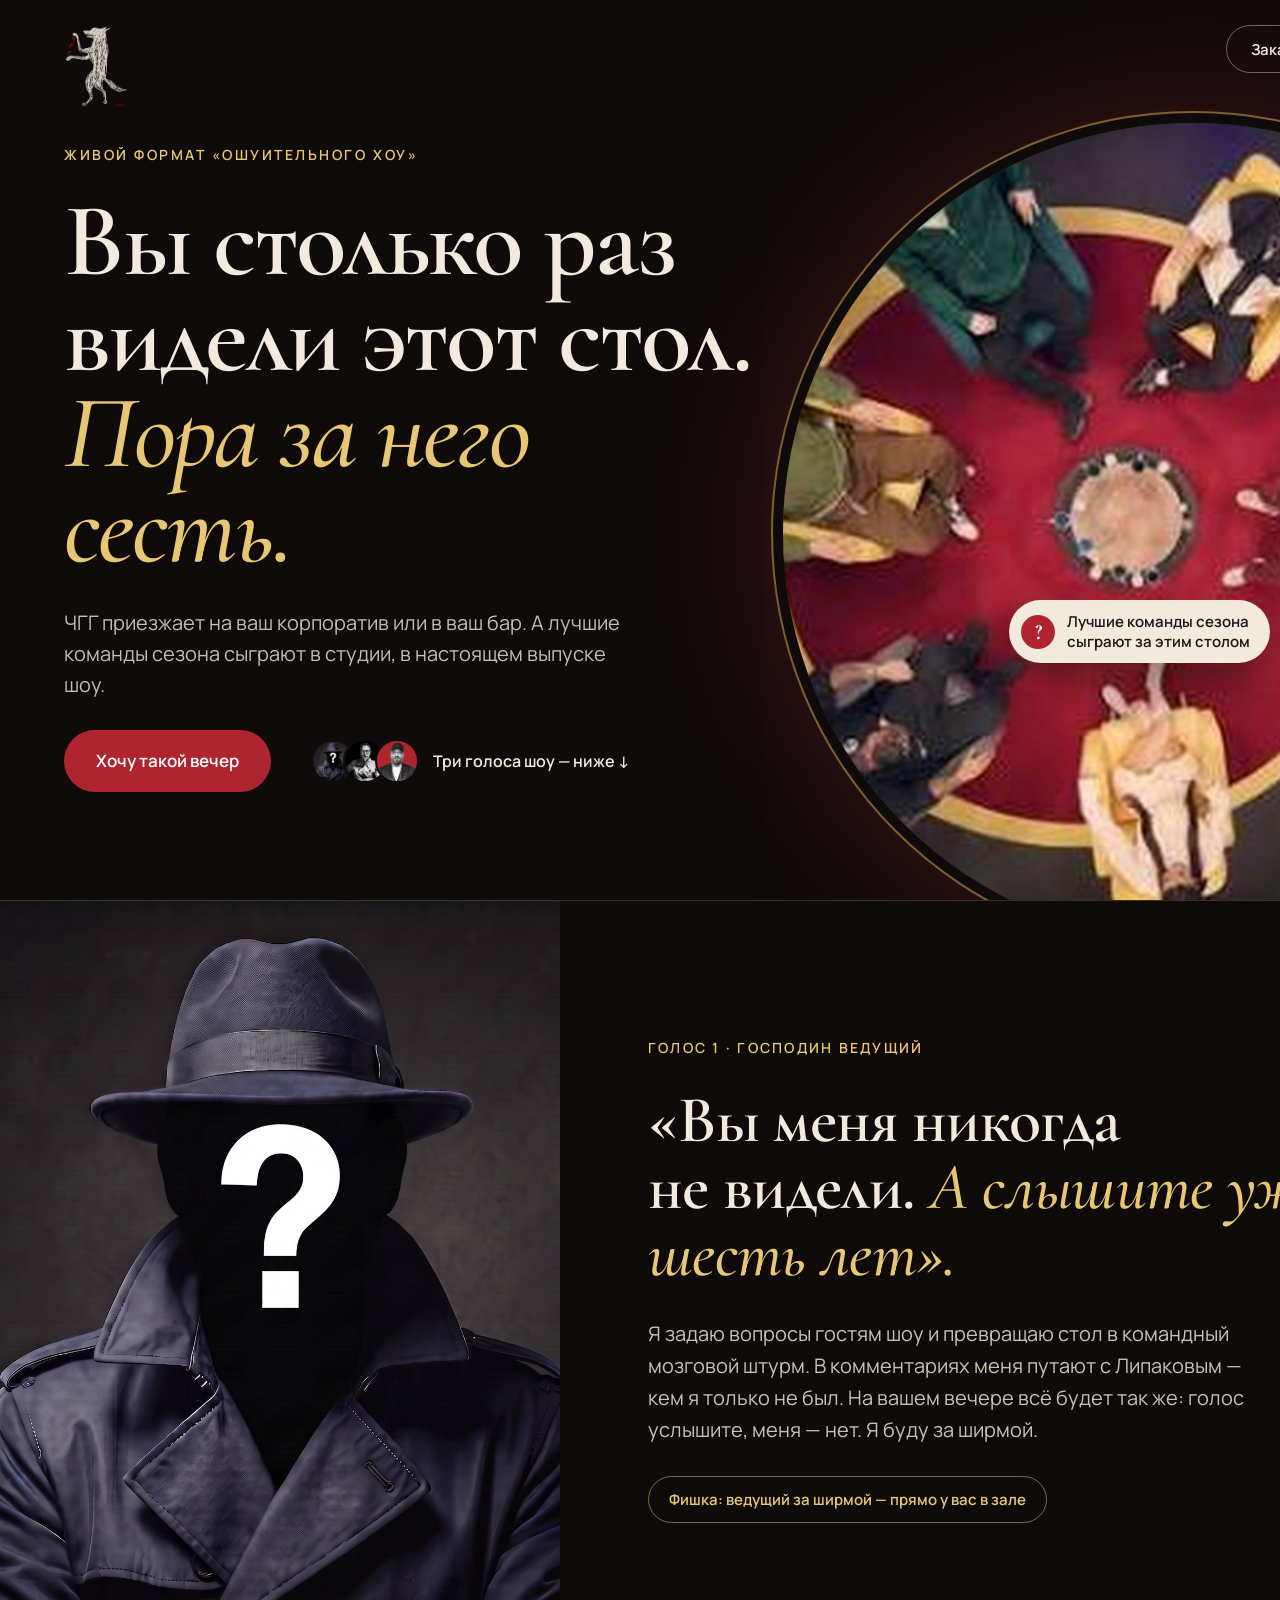
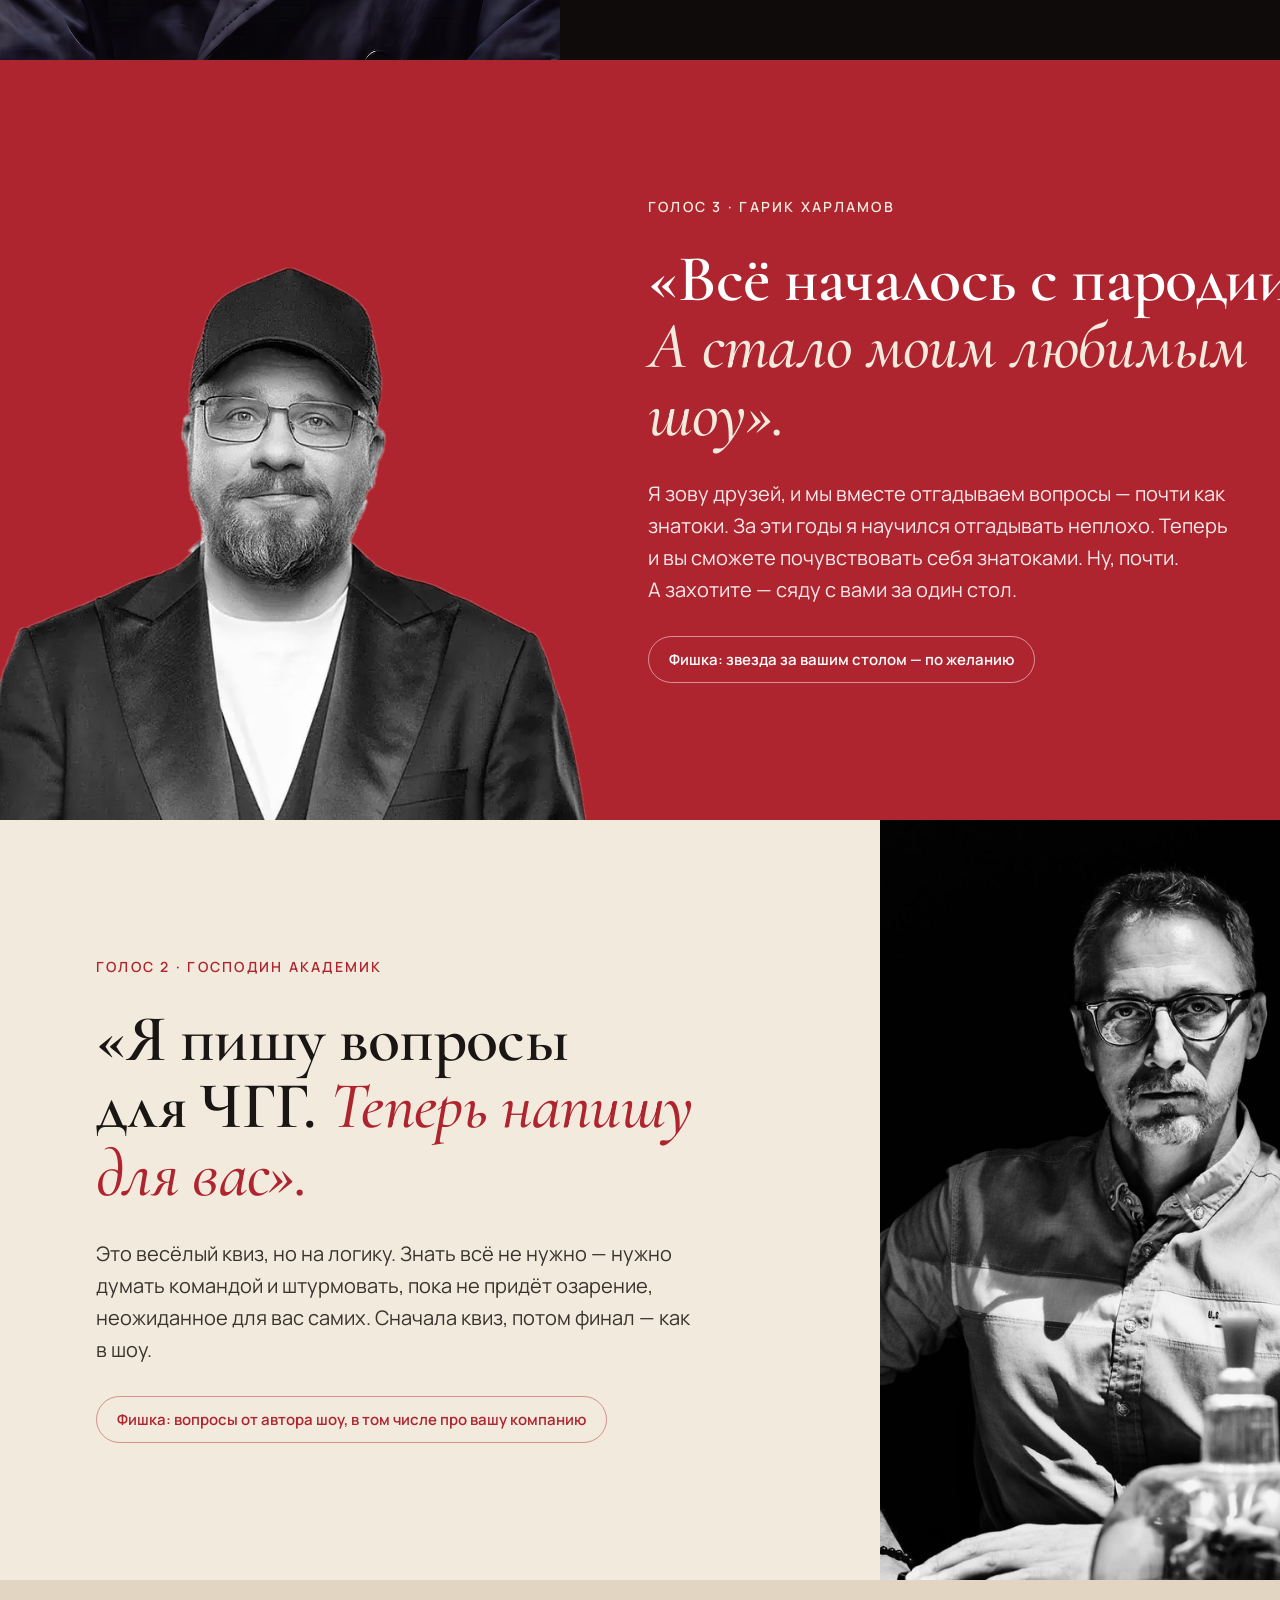
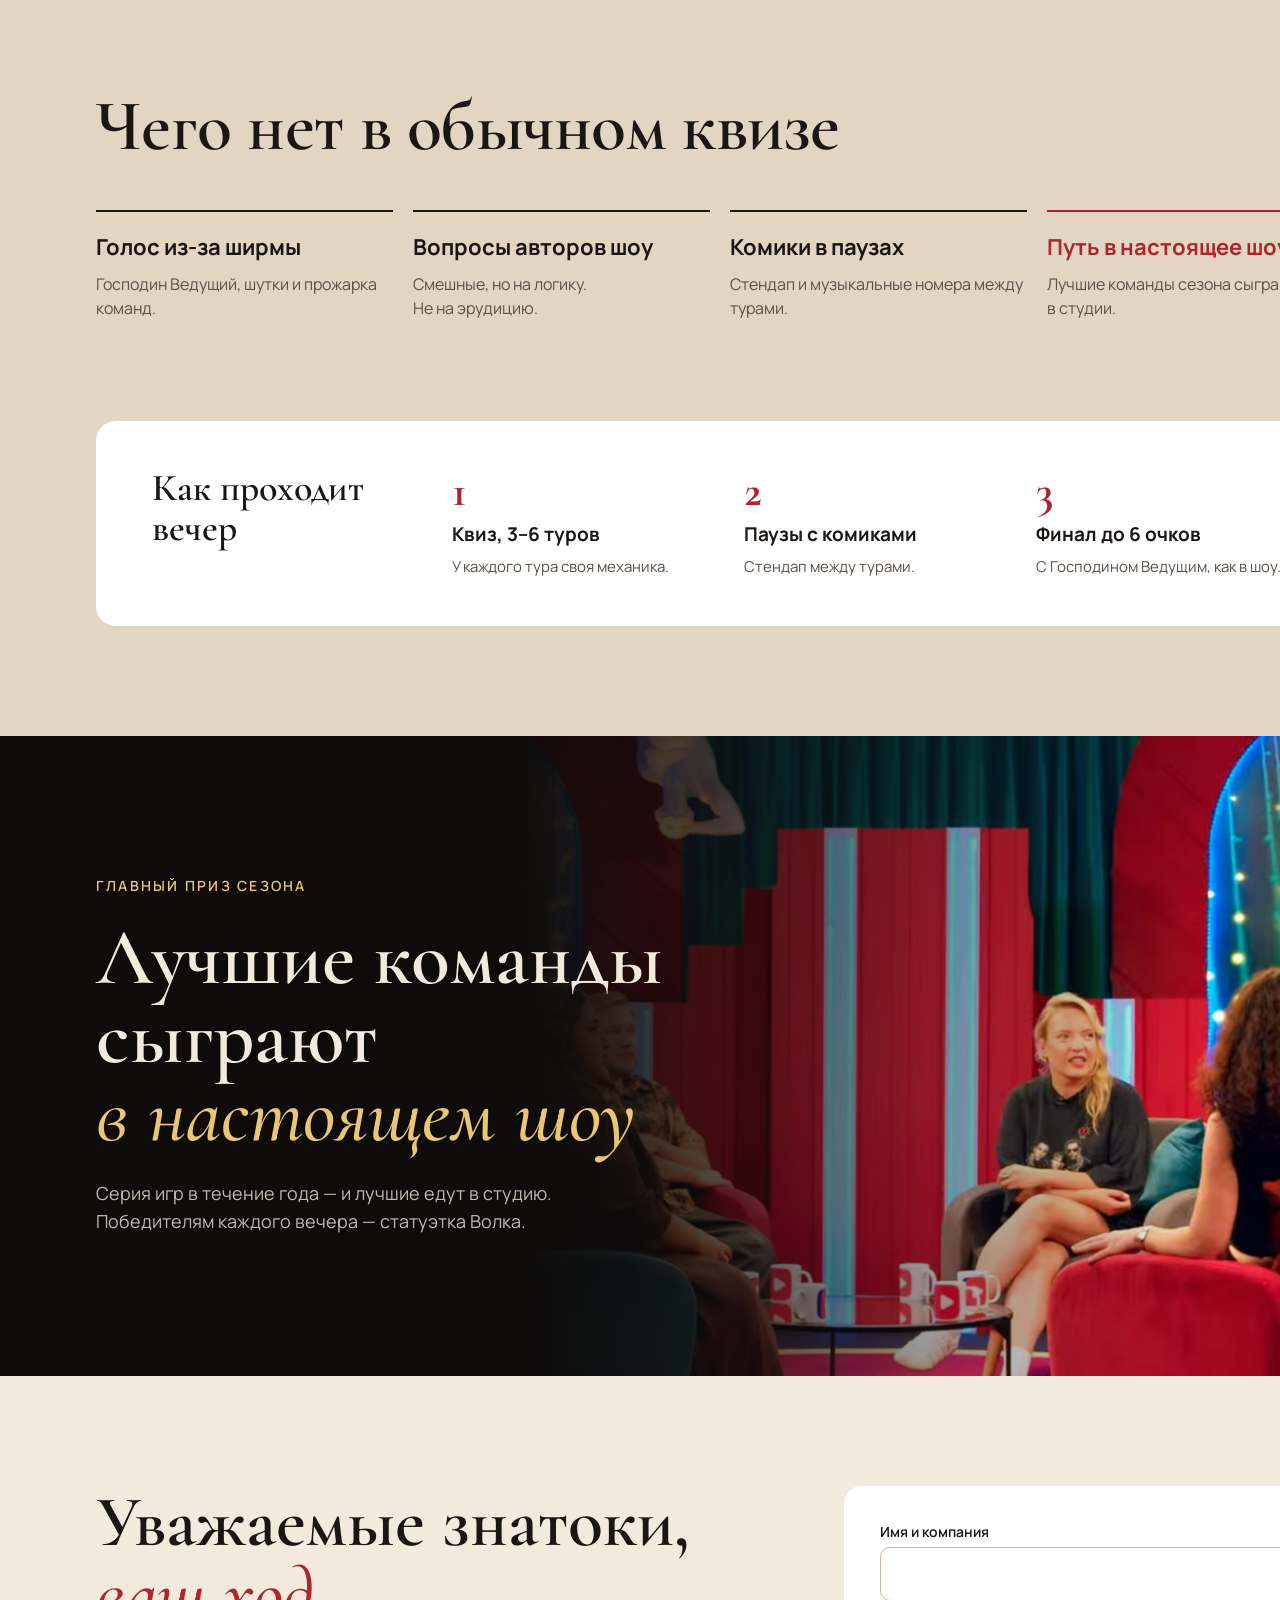
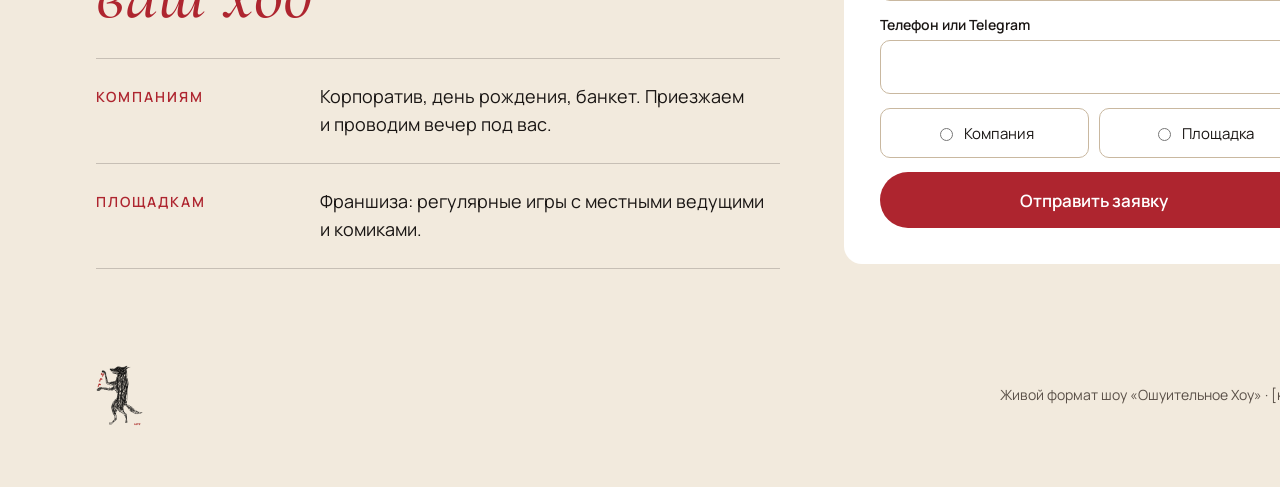
<file: golosa/index.html>
<!doctype html>
<html lang="ru">
<head>
<meta charset="utf-8">
<meta name="viewport" content="width=device-width, initial-scale=1">
<title>ЧГГ-Live — «Три голоса», короткая версия</title>
<script src="./vendor/react.js"></script>
<script src="./vendor/react-dom.js"></script>
<script src="./support.js"></script>
</head>
<body>
<x-dc>
<helmet>
<link href="https://fonts.googleapis.com/css2?family=Cormorant+Garamond:ital,wght@0,500;0,600;0,700;1,500;1,600&amp;family=Manrope:wght@400;500;600;700&amp;display=swap" rel="stylesheet">
<style>
body{margin:0;background:#0E0B0A;font-family:'Manrope',system-ui,sans-serif;color:#1A1614}
a{color:inherit}
/* Мобильная раскладка. Макет свёрстан инлайн-стилями под 1440 px, поэтому
   переопределения идут через !important. */
:root{--gut:clamp(20px,5vw,48px)}
@media (max-width:1023px){
.m-root{width:100%!important;min-width:0!important;overflow-x:hidden}
.m-hide{display:none!important}
.m-hero{height:auto!important;display:flex;flex-direction:column;padding-bottom:56px}
.m-hero-content{order:1;margin-left:0!important;height:auto!important;width:auto!important;padding:0 var(--gut)!important}
.m-hero-head{height:76px!important}
.m-hero-logo{height:60px!important;top:10px!important}
.m-hero-cta{left:auto!important;right:var(--gut);top:18px!important;height:40px!important;padding:0 16px!important;font-size:14px!important}
.m-hero-copy{max-width:none!important;gap:22px!important;padding:12px 0 0!important}
.m-hero-copy h1{font-size:clamp(48px,13vw,96px)!important}
.m-hero-copy p{font-size:17px!important}
.m-hero-btns{flex-wrap:wrap;gap:8px!important}
.m-hero-btns>a{height:54px!important}
.m-hero-disc{order:2;position:relative!important;left:auto!important;right:auto!important;top:auto!important;margin:40px auto 0!important;width:min(84vw,560px)!important;height:min(84vw,560px)!important}
.m-hero-badge{order:3;position:relative!important;right:auto!important;top:auto!important;align-self:center;margin-top:-30px}
.m-voice{height:auto!important;grid-template-columns:minmax(0,1fr)!important}
.m-voice-photo{height:min(100vw,560px)}
.m-voice-photo-first{order:-1}
.m-garik-img{left:50%!important;transform:translateX(-50%);width:min(118vw,640px)!important}
.m-voice-text{padding:44px var(--gut) 56px!important;gap:22px!important}
.m-voice-text h2{font-size:clamp(38px,10vw,60px)!important}
.m-voice-text p{font-size:17px!important}
.m-chip{font-size:14px!important;line-height:1.35}
.m-sec{padding:64px var(--gut)!important;gap:32px!important}
.m-h2{font-size:clamp(40px,10.5vw,64px)!important}
.m-grid4{grid-template-columns:repeat(2,minmax(0,1fr))!important;gap:28px 20px!important}
.m-how-sec{padding:0 var(--gut) 64px!important}
.m-how{grid-template-columns:minmax(0,1fr)!important;padding:32px 24px!important;gap:24px!important}
.m-prize{height:auto!important}
.m-prize-img{position:static!important;display:block;width:100%!important;height:62vw!important;-webkit-mask-image:linear-gradient(#000 60%,transparent);mask-image:linear-gradient(#000 60%,transparent)}
.m-prize-copy{height:auto!important;padding:8px var(--gut) 64px!important;max-width:none!important}
.m-prize-copy h2{font-size:clamp(40px,11vw,72px)!important}
.m-apply{grid-template-columns:minmax(0,1fr)!important;padding-bottom:40px!important}
.m-row{grid-template-columns:minmax(0,1fr)!important;gap:6px!important}
.m-form{padding:24px!important}
.m-foot{flex-direction:column;align-items:flex-start!important;gap:14px}
}
@media (max-width:600px){.m-grid4{grid-template-columns:minmax(0,1fr)!important}}
</style>
</helmet>
<div class="m-root" style="width: 100%; min-width: 1440px; background: #F2EADD; color: #1A1614; font-family: 'Manrope', sans-serif; display: flex; flex-direction: column">

<!-- 1. ОБЛОЖКА: стол -->


<!-- 2. ВЕДУЩИЙ -->
<section class="m-hero" style="position: relative; height: 900px; flex-shrink: 0; box-sizing: border-box; background: #0E0B0A; color: #F2EADD; overflow: hidden">
<div class="m-hero-disc" style="position: absolute; left: calc(50% + 63px); top: 473px; width: 820px; height: 820px; margin-top: -350px; border-radius: 50%; overflow: hidden; box-shadow: 0 0 0 10px #0E0B0A, 0 0 0 12px rgba(201,162,74,0.55), 0 0 160px rgba(174,37,47,0.35)">
<img src="./assets/25a7231160aa4ba301d67ab14b777b49.jpg" alt="Стол ЧГГ в студии, вид сверху" style="width: 100%; height: 100%; object-fit: cover; object-position: 50% 48%; display: block">
</div>
<div class="m-hide" style="position: absolute; inset: 0; background: linear-gradient(90deg, #0E0B0A 0%, #0E0B0A 42%, rgba(14,11,10,0.6) 58%, rgba(14,11,10,0) 72%); width: 682px; height: 810px; top: 90px; left: calc(50% - 720px)"></div>
<div class="m-hero-badge" style="position: absolute; right: calc(50% - 550px); top: 600px; display: flex; align-items: center; gap: 12px; padding: 12px 20px 12px 12px; border-radius: 999px; background: #F2EADD; color: #1A1614; box-shadow: 0 20px 40px rgba(0,0,0,0.4)">
<span style="width: 34px; height: 34px; border-radius: 50%; background: #AE252F; color: #FFFFFF; display: flex; align-items: center; justify-content: center; font-family: 'Cormorant Garamond', serif; font-weight: 700; font-size: 22px">?</span>
<span style="font-size: 15px; font-weight: 600; line-height: 1.3">Лучшие команды сезона<br>сыграют за&nbsp;этим столом</span>
</div>
<div class="m-hero-content" style="position: relative; margin-left: calc(50% - 720px); height: 885px; box-sizing: border-box; padding: 0 64px; display: flex; flex-direction: column; width: 1317px">
<header class="m-hero-head" style="height: 92px; flex-shrink: 0; display: flex; align-items: center; justify-content: space-between; position: relative">
<div style="display: flex; align-items: center; gap: 14px; position: absolute">

</div>

<img src="./assets/logo-light.png" alt="ЧГГ Live" class="m-hero-logo" style="height: 86px; width: auto; display: block; position: absolute; left: 1px; top: 23px"></header>
<div class="m-hero-copy" style="flex-grow: 1; max-width: 700px; display: flex; flex-direction: column; justify-content: center; gap: 30px; padding-bottom: 40px">
<div style="font-size: 14px; font-weight: 600; letter-spacing: 0.18em; color: #E8C774">ЖИВОЙ ФОРМАТ «ОШУИТЕЛЬНОГО ХОУ»</div>
<h1 style="margin: 0; font-family: 'Cormorant Garamond', serif; font-weight: 600; font-size: 104px; line-height: 0.92; letter-spacing: -0.02em">Вы столько раз видели этот стол. <em style="color: #E8C774; font-weight: 500">Пора за&nbsp;него сесть.</em></h1>
<p style="margin: 0; font-size: 20px; line-height: 1.55; color: rgba(242,234,221,0.8); max-width: 560px">ЧГГ приезжает на&nbsp;ваш корпоратив или в&nbsp;ваш бар. А&nbsp;лучшие команды сезона сыграют в&nbsp;студии, в&nbsp;настоящем выпуске шоу.</p>
<div class="m-hero-btns" style="display: flex; gap: 14px; align-items: center">
<a href="#zayavka" style="height: 62px; padding: 0 32px; display: flex; align-items: center; border-radius: 999px; background: #AE252F; color: #FFFFFF; text-decoration: none; font-size: 17px; font-weight: 600">Хочу такой вечер</a>
<a href="#vedushchiy" style="height: 62px; padding: 0 26px; display: flex; align-items: center; gap: 14px; border-radius: 999px; text-decoration: none; color: #F2EADD; font-size: 16px; font-weight: 600">
<span style="display: flex"><img src="./assets/78eff4afed32d136027f44d9ee45d666.jpg" alt="" style="width: 40px; height: 40px; border-radius: 50%; object-fit: cover; object-position: 50% 30%; border: 2px solid #0E0B0A"><img src="./assets/d79b7df398bcfadeac2a97a6570de949.jpg" alt="" style="width: 40px; height: 40px; border-radius: 50%; object-fit: cover; object-position: 50% 20%; border: 2px solid #0E0B0A; margin-left: -12px"><img src="./assets/02d2503389c68f07461140d01ca33696.png" alt="" style="width: 40px; height: 40px; border-radius: 50%; object-fit: cover; object-position: 50% 10%; background: #AE252F; border: 2px solid #0E0B0A; margin-left: -12px"></span>
Три голоса шоу&nbsp;— ниже&nbsp;↓</a>
</div>
</div>
</div>
<a href="#zayavka" class="m-hero-cta" style="height: 46px; padding: 0 24px; display: flex; align-items: center; border-radius: 999px; border: 1px solid rgba(242,234,221,0.4); color: #F2EADD; text-decoration: none; font-size: 15px; font-weight: 600; position: absolute; left: calc(50% + 506px); top: 25px">Заказать вечер</a></section><section id="vedushchiy" class="m-voice" style="height: 760px; flex-shrink: 0; box-sizing: border-box; background: #0E0B0A; color: #F2EADD; display: grid; grid-template-columns: 560px minmax(0, 1fr); border-top: 1px solid rgba(201,162,74,0.25)">
<div class="m-voice-photo" style="position: relative; overflow: hidden"><img src="./assets/78eff4afed32d136027f44d9ee45d666.jpg" alt="Господин Ведущий — силуэт без лица" style="width: 100%; height: 100%; object-fit: cover; object-position: 50% 35%; display: block"></div>
<div class="m-voice-text" style="padding: 90px 96px 90px 88px; display: flex; flex-direction: column; justify-content: center; gap: 30px">
<div style="font-size: 14px; font-weight: 600; letter-spacing: 0.16em; color: #E8C774">ГОЛОС 1 · ГОСПОДИН ВЕДУЩИЙ</div>
<h2 style="margin: 0; font-family: 'Cormorant Garamond', serif; font-weight: 600; font-size: 66px; line-height: 1.02; letter-spacing: -0.01em">«Вы меня никогда не&nbsp;видели. <em style="color: #E8C774; font-weight: 500">А&nbsp;слышите уже шесть лет».</em></h2>
<p style="margin: 0; font-size: 20px; line-height: 1.6; color: rgba(242,234,221,0.82); max-width: 620px">Я&nbsp;задаю вопросы гостям шоу и&nbsp;превращаю стол в&nbsp;командный мозговой штурм. В&nbsp;комментариях меня путают с&nbsp;Липаковым&nbsp;— кем я&nbsp;только не&nbsp;был. На&nbsp;вашем вечере всё будет так&nbsp;же: голос услышите, меня&nbsp;— нет. Я&nbsp;буду за&nbsp;ширмой.</p>
<div class="m-chip" style="align-self: flex-start; display: flex; align-items: center; gap: 12px; padding: 12px 20px; border: 1px solid rgba(232,199,116,0.5); border-radius: 999px; font-size: 15px; font-weight: 600; color: #E8C774">Фишка: ведущий за&nbsp;ширмой&nbsp;— прямо у&nbsp;вас в&nbsp;зале</div>
</div>
</section>

<!-- 3. АКАДЕМИК -->
<section id="garik" class="m-voice" style="height: 760px; flex-shrink: 0; box-sizing: border-box; background: #AE252F; color: #FFFFFF; display: grid; grid-template-columns: 560px minmax(0, 1fr); overflow: hidden">
<div class="m-voice-photo" style="position: relative"><img src="./assets/02d2503389c68f07461140d01ca33696.png" alt="Гарик Харламов" class="m-garik-img" style="position: absolute; left: -40px; bottom: 0; width: 640px"></div>
<div class="m-voice-text" style="padding: 90px 96px 90px 88px; display: flex; flex-direction: column; justify-content: center; gap: 30px">
<div style="font-size: 14px; font-weight: 600; letter-spacing: 0.16em; color: #F2EADD">ГОЛОС 3 · ГАРИК ХАРЛАМОВ</div>
<h2 style="margin: 0; font-family: 'Cormorant Garamond', serif; font-weight: 600; font-size: 66px; line-height: 1.02; letter-spacing: -0.01em">«Всё началось с&nbsp;пародии. <em style="color: #F2EADD; font-weight: 500">А&nbsp;стало моим любимым шоу».</em></h2>
<p style="margin: 0; font-size: 20px; line-height: 1.6; color: rgba(255,255,255,0.9); max-width: 620px">Я&nbsp;зову друзей, и&nbsp;мы вместе отгадываем вопросы&nbsp;— почти как знатоки. За&nbsp;эти годы я&nbsp;научился отгадывать неплохо. Теперь и&nbsp;вы сможете почувствовать себя знатоками. Ну, почти. А&nbsp;захотите&nbsp;— сяду с&nbsp;вами за&nbsp;один стол.</p>
<div class="m-chip" style="align-self: flex-start; padding: 12px 20px; border: 1px solid rgba(255,255,255,0.5); border-radius: 999px; font-size: 15px; font-weight: 600">Фишка: звезда за&nbsp;вашим столом&nbsp;— по&nbsp;желанию</div>
</div>
</section><section id="akademik" class="m-voice" style="height: 760px; flex-shrink: 0; box-sizing: border-box; background: #F2EADD; color: #1A1614; display: grid; grid-template-columns: minmax(0, 1fr) 560px">
<div class="m-voice-text" style="padding: 90px 88px 90px 96px; display: flex; flex-direction: column; justify-content: center; gap: 30px">
<div style="font-size: 14px; font-weight: 600; letter-spacing: 0.16em; color: #AE252F">ГОЛОС 2 · ГОСПОДИН АКАДЕМИК</div>
<h2 style="margin: 0; font-family: 'Cormorant Garamond', serif; font-weight: 600; font-size: 66px; line-height: 1.02; letter-spacing: -0.01em">«Я&nbsp;пишу вопросы для&nbsp;ЧГГ. <em style="color: #AE252F; font-weight: 500">Теперь напишу для&nbsp;вас».</em></h2>
<p style="margin: 0; font-size: 20px; line-height: 1.6; color: #3A332E; max-width: 620px">Это весёлый квиз, но&nbsp;на&nbsp;логику. Знать всё не&nbsp;нужно&nbsp;— нужно думать командой и&nbsp;штурмовать, пока не&nbsp;придёт озарение, неожиданное для&nbsp;вас самих. Сначала квиз, потом финал&nbsp;— как в&nbsp;шоу.</p>
<div class="m-chip" style="align-self: flex-start; padding: 12px 20px; border: 1px solid rgba(174,37,47,0.45); border-radius: 999px; font-size: 15px; font-weight: 600; color: #AE252F">Фишка: вопросы от&nbsp;автора шоу, в&nbsp;том числе про&nbsp;вашу компанию</div>
</div>
<div class="m-voice-photo m-voice-photo-first" style="position: relative; overflow: hidden; background: #0E0B0A"><img src="./assets/d79b7df398bcfadeac2a97a6570de949.jpg" alt="Господин Академик" style="width: 100%; height: 100%; object-fit: cover; object-position: 50% 25%; display: block"></div>
</section>

<!-- 4. ГАРИК -->


<!-- 5. ЧТО ВЫ ПОЛУЧАЕТЕ -->
<section class="m-sec" style="flex-shrink: 0; box-sizing: border-box; padding: 110px 96px 100px; background: #E2D6C3; display: flex; flex-direction: column; gap: 48px">
<h2 class="m-h2" style="margin: 0; font-family: 'Cormorant Garamond', serif; font-weight: 600; font-size: 72px; line-height: 1; letter-spacing: -0.01em">Чего нет в&nbsp;обычном квизе</h2>
<div class="m-grid4" style="display: grid; grid-template-columns: repeat(4, minmax(0, 1fr)); gap: 20px">
<div style="border-top: 2px solid #1A1614; padding-top: 22px; display: flex; flex-direction: column; gap: 10px"><div style="font-weight: 700; font-size: 22px; line-height: 1.25">Голос из-за&nbsp;ширмы</div><div style="font-size: 16px; line-height: 1.55; color: #5A5048">Господин Ведущий, шутки и&nbsp;прожарка команд.</div></div>
<div style="border-top: 2px solid #1A1614; padding-top: 22px; display: flex; flex-direction: column; gap: 10px"><div style="font-weight: 700; font-size: 22px; line-height: 1.25">Вопросы авторов шоу</div><div style="font-size: 16px; line-height: 1.55; color: #5A5048">Смешные, но&nbsp;на&nbsp;логику. Не&nbsp;на&nbsp;эрудицию.</div></div>
<div style="border-top: 2px solid #1A1614; padding-top: 22px; display: flex; flex-direction: column; gap: 10px"><div style="font-weight: 700; font-size: 22px; line-height: 1.25">Комики в&nbsp;паузах</div><div style="font-size: 16px; line-height: 1.55; color: #5A5048">Стендап и&nbsp;музыкальные номера между турами.</div></div>
<div style="border-top: 2px solid #AE252F; padding-top: 22px; display: flex; flex-direction: column; gap: 10px"><div style="font-weight: 700; font-size: 22px; line-height: 1.25; color: #AE252F">Путь в&nbsp;настоящее шоу</div><div style="font-size: 16px; line-height: 1.55; color: #5A5048">Лучшие команды сезона сыграют в&nbsp;студии.</div></div>
</div>
</section>

<!-- 6. КАК ПРОХОДИТ -->
<section class="m-how-sec" style="flex-shrink: 0; box-sizing: border-box; padding: 0 96px 110px; background: #E2D6C3">
<div class="m-how" style="background: #FFFFFF; border-radius: 20px; padding: 48px 56px; display: grid; grid-template-columns: 260px repeat(3, minmax(0, 1fr)); gap: 40px; align-items: start">
<div style="font-family: 'Cormorant Garamond', serif; font-weight: 600; font-size: 38px; line-height: 1.05">Как проходит вечер</div>
<div style="display: flex; flex-direction: column; gap: 8px"><div style="font-family: 'Cormorant Garamond', serif; font-weight: 700; font-size: 44px; line-height: 1; color: #AE252F">1</div><div style="font-weight: 700; font-size: 19px">Квиз, 3–6&nbsp;туров</div><div style="font-size: 15px; line-height: 1.55; color: #5A5048">У&nbsp;каждого тура своя механика.</div></div>
<div style="display: flex; flex-direction: column; gap: 8px"><div style="font-family: 'Cormorant Garamond', serif; font-weight: 700; font-size: 44px; line-height: 1; color: #AE252F">2</div><div style="font-weight: 700; font-size: 19px">Паузы с&nbsp;комиками</div><div style="font-size: 15px; line-height: 1.55; color: #5A5048">Стендап между турами.</div></div>
<div style="display: flex; flex-direction: column; gap: 8px"><div style="font-family: 'Cormorant Garamond', serif; font-weight: 700; font-size: 44px; line-height: 1; color: #AE252F">3</div><div style="font-weight: 700; font-size: 19px">Финал до&nbsp;6&nbsp;очков</div><div style="font-size: 15px; line-height: 1.55; color: #5A5048">С&nbsp;Господином Ведущим, как в&nbsp;шоу.</div></div>
</div>
</section>

<!-- 7. ПУТЬ В ШОУ -->
<section class="m-prize" style="position: relative; height: 640px; flex-shrink: 0; background: #0E0B0A; color: #F2EADD; overflow: hidden">
<img src="./assets/518a1b1415a1d258323490e5f06aaef2.jpg" alt="Съёмка ЧГГ в студии" class="m-prize-img" style="position: absolute; right: 0; top: 0; width: 64%; height: 100%; object-fit: cover; object-position: 50% 40%">
<div class="m-hide" style="position: absolute; inset: 0; background: linear-gradient(90deg, #0E0B0A 36%, rgba(14,11,10,0.5) 60%, rgba(14,11,10,0) 85%)"></div>
<div class="m-prize-copy" style="position: relative; height: 100%; box-sizing: border-box; padding: 0 96px; display: flex; flex-direction: column; justify-content: center; gap: 24px; max-width: 760px">
<div style="font-size: 14px; font-weight: 600; letter-spacing: 0.16em; color: #E8C774">ГЛАВНЫЙ ПРИЗ СЕЗОНА</div>
<h2 style="margin: 0; font-family: 'Cormorant Garamond', serif; font-weight: 600; font-size: 80px; line-height: 0.98">Лучшие команды сыграют <em style="color: #E8C774; font-weight: 500">в&nbsp;настоящем шоу</em></h2>
<p style="margin: 0; font-size: 18px; line-height: 1.6; color: rgba(242,234,221,0.78); max-width: 520px">Серия игр в&nbsp;течение года&nbsp;— и&nbsp;лучшие едут в&nbsp;студию. Победителям каждого вечера&nbsp;— статуэтка Волка.</p>
</div>
</section>

<!-- 8. ФОРМАТЫ + ЗАЯВКА -->
<section id="zayavka" class="m-sec m-apply" style="flex-shrink: 0; box-sizing: border-box; padding: 110px 96px 60px; background: #F2EADD; display: grid; grid-template-columns: minmax(0, 1fr) 500px; gap: 64px">
<div style="display: flex; flex-direction: column; gap: 28px">
<h2 class="m-h2" style="margin: 0; font-family: 'Cormorant Garamond', serif; font-weight: 600; font-size: 72px; line-height: 1">Уважаемые знатоки, <em style="color: #AE252F; font-weight: 500">ваш ход</em></h2>
<div style="display: flex; flex-direction: column">
<div class="m-row" style="padding: 24px 0; border-top: 1px solid rgba(26,22,20,0.2); display: grid; grid-template-columns: 200px minmax(0, 1fr); gap: 24px"><div style="font-size: 14px; font-weight: 600; letter-spacing: 0.14em; color: #AE252F; padding-top: 4px">КОМПАНИЯМ</div><div style="font-size: 18px; line-height: 1.55">Корпоратив, день рождения, банкет. Приезжаем и&nbsp;проводим вечер под&nbsp;вас.</div></div>
<div class="m-row" style="padding: 24px 0; border-top: 1px solid rgba(26,22,20,0.2); border-bottom: 1px solid rgba(26,22,20,0.2); display: grid; grid-template-columns: 200px minmax(0, 1fr); gap: 24px"><div style="font-size: 14px; font-weight: 600; letter-spacing: 0.14em; color: #AE252F; padding-top: 4px">ПЛОЩАДКАМ</div><div style="font-size: 18px; line-height: 1.55">Франшиза: регулярные игры с&nbsp;местными ведущими и&nbsp;комиками.</div></div>
</div>
</div>
<form class="m-form" style="background: #FFFFFF; border-radius: 18px; padding: 36px; display: flex; flex-direction: column; gap: 14px; align-self: start">
<label style="display: flex; flex-direction: column; gap: 6px; font-size: 14px; font-weight: 600">Имя и&nbsp;компания<input style="height: 52px; border: 1px solid #C9B8A0; border-radius: 10px; padding: 0 14px; font-family: 'Manrope', sans-serif; font-size: 16px"></label>
<label style="display: flex; flex-direction: column; gap: 6px; font-size: 14px; font-weight: 600">Телефон или Telegram<input style="height: 52px; border: 1px solid #C9B8A0; border-radius: 10px; padding: 0 14px; font-family: 'Manrope', sans-serif; font-size: 16px"></label>
<div style="display: flex; gap: 10px">
<label style="flex: 1; height: 48px; border: 1px solid #C9B8A0; border-radius: 10px; display: flex; align-items: center; justify-content: center; gap: 8px; font-size: 15px"><input type="radio" name="fmt2" checked=""> Компания</label>
<label style="flex: 1; height: 48px; border: 1px solid #C9B8A0; border-radius: 10px; display: flex; align-items: center; justify-content: center; gap: 8px; font-size: 15px"><input type="radio" name="fmt2"> Площадка</label>
</div>
<button type="button" style="height: 56px; border: 0; border-radius: 999px; background: #AE252F; color: #FFFFFF; font-family: 'Manrope', sans-serif; font-size: 17px; font-weight: 600">Отправить заявку</button>
</form>
<footer class="m-foot" style="grid-column: 1 / -1; padding-top: 30px; display: flex; justify-content: space-between; align-items: center; font-size: 14px; color: #5A5048">
<img src="./assets/logo-dark.png" alt="ЧГГ Live" style="height: 64px; width: auto; display: block">
<span>Живой формат шоу «Ошуительное Хоу» · [контакты]</span>
</footer>
</section>

</div>
</x-dc>
<script type="text/x-dc" data-dc-script data-props='{"$preview":{"width":1440,"height":6400}}'>
class Component extends DCLogic {
renderVals() { return {}; }
}
</script>
</body>
</html>
</file>
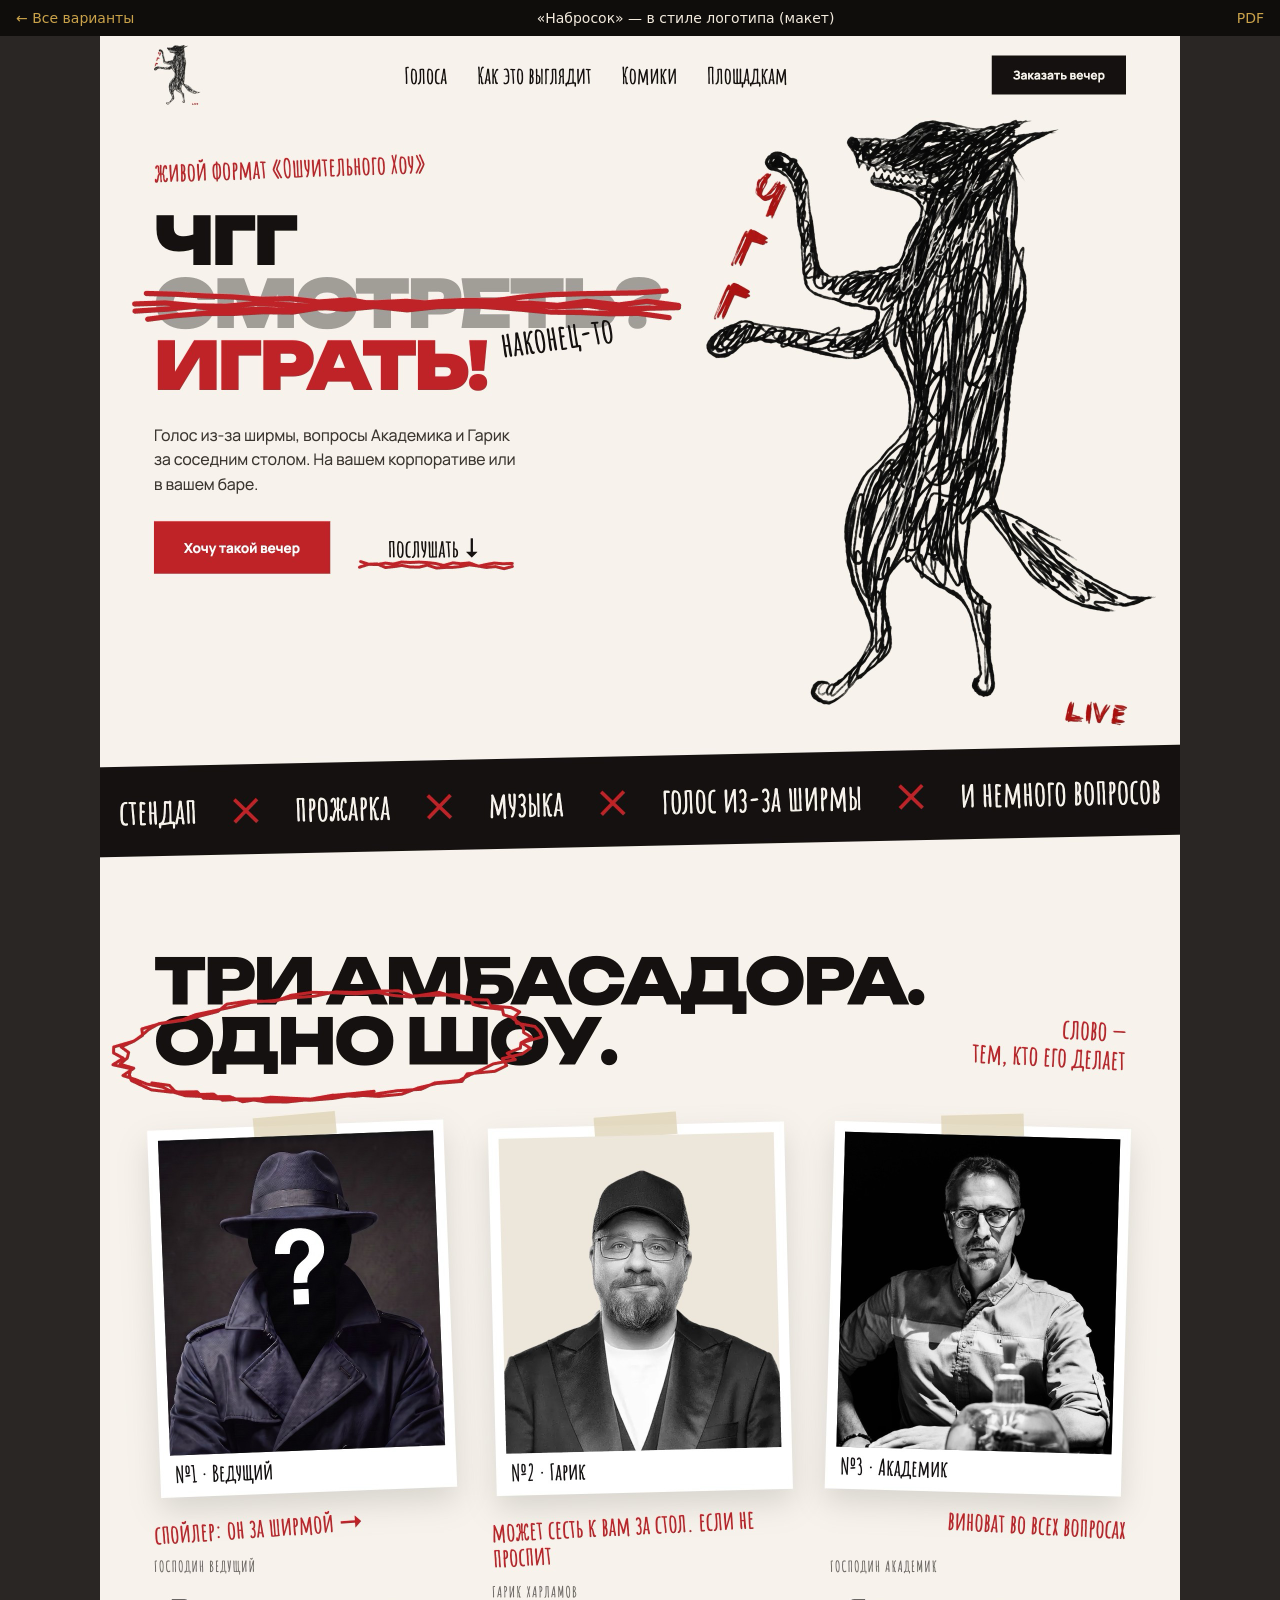
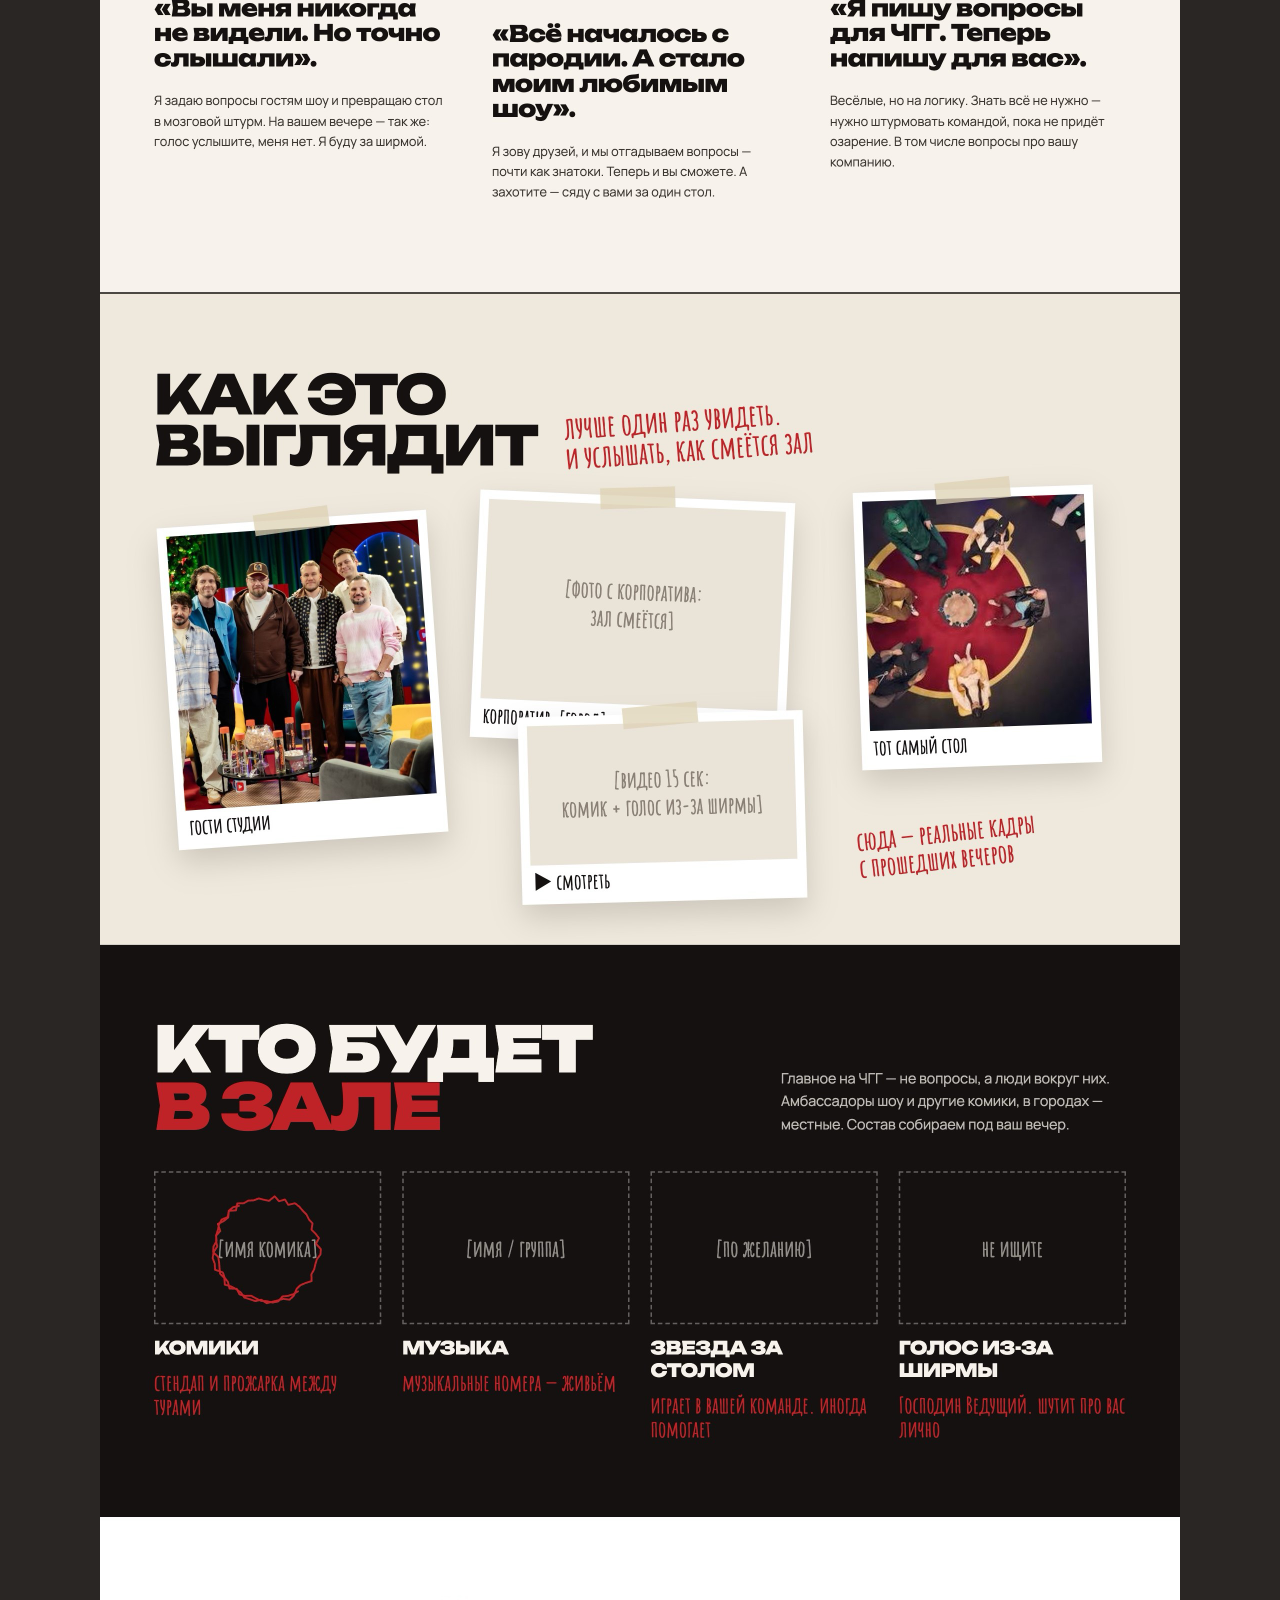
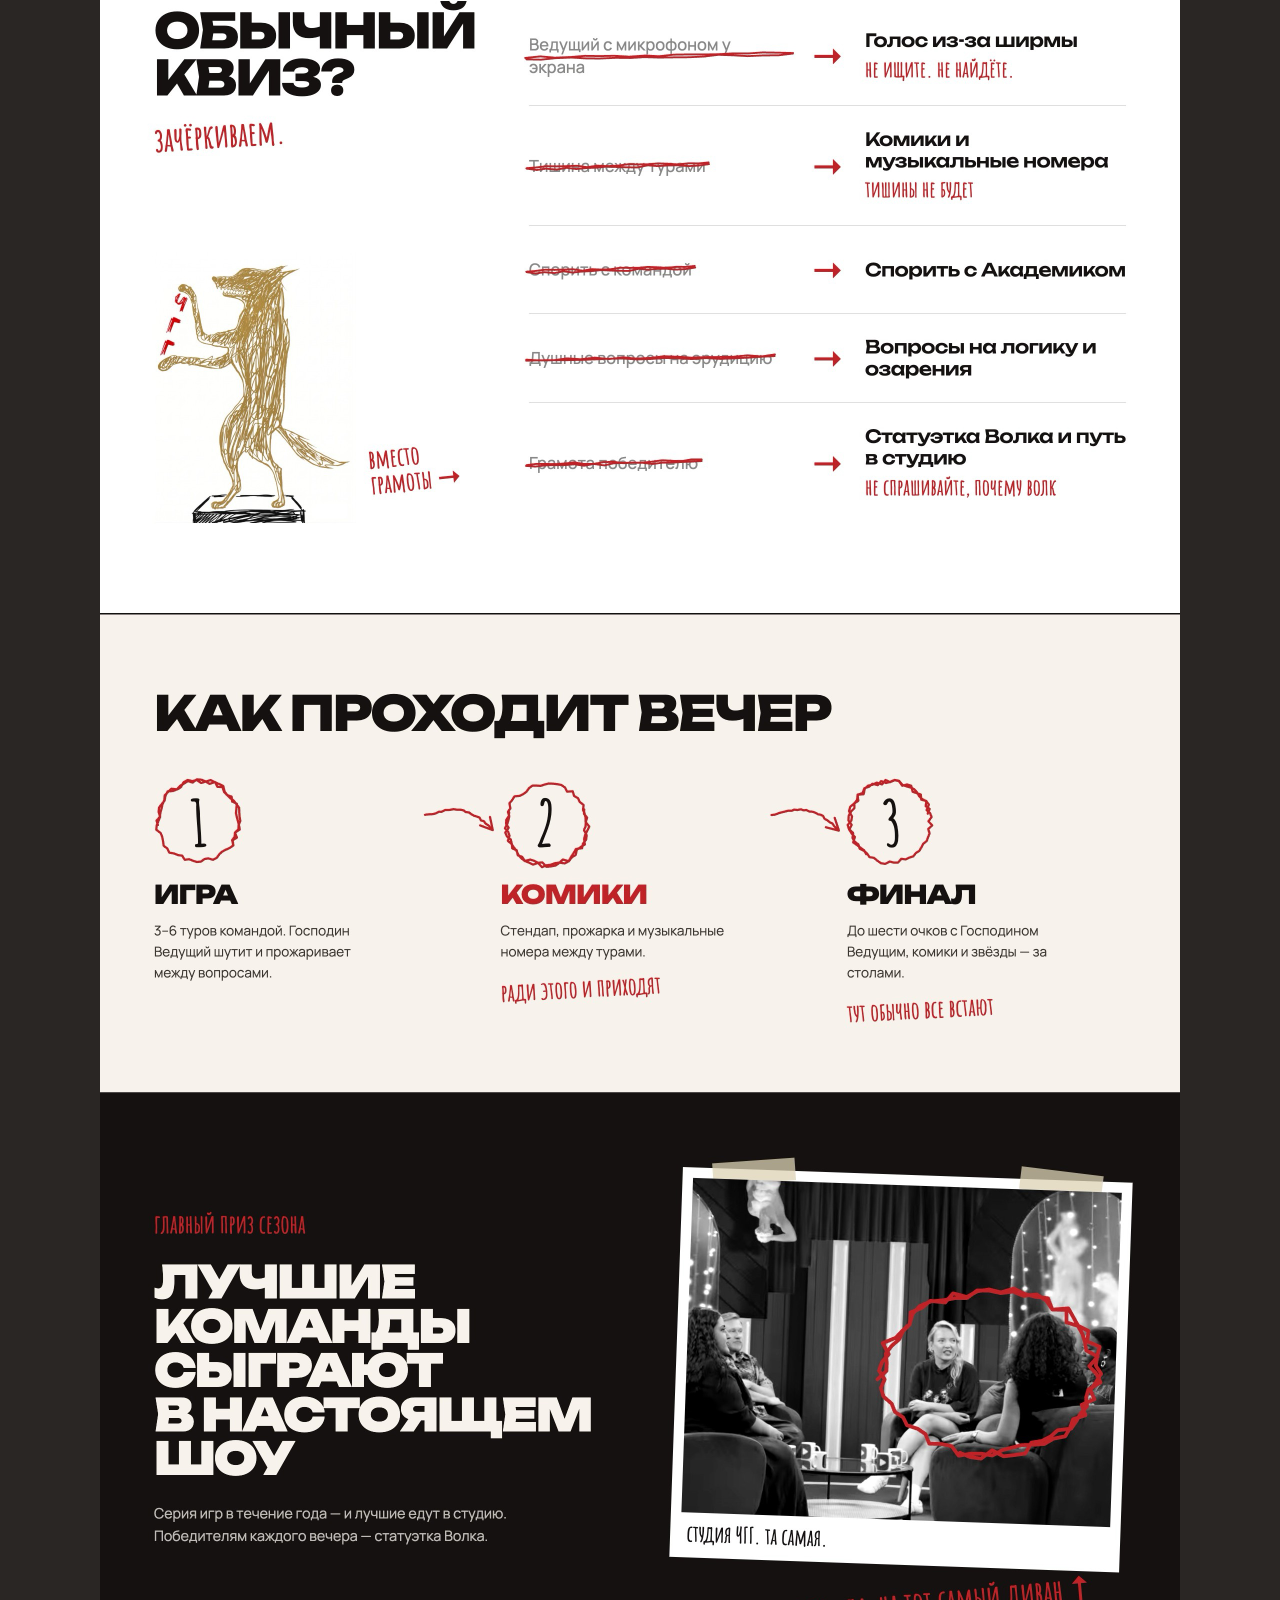
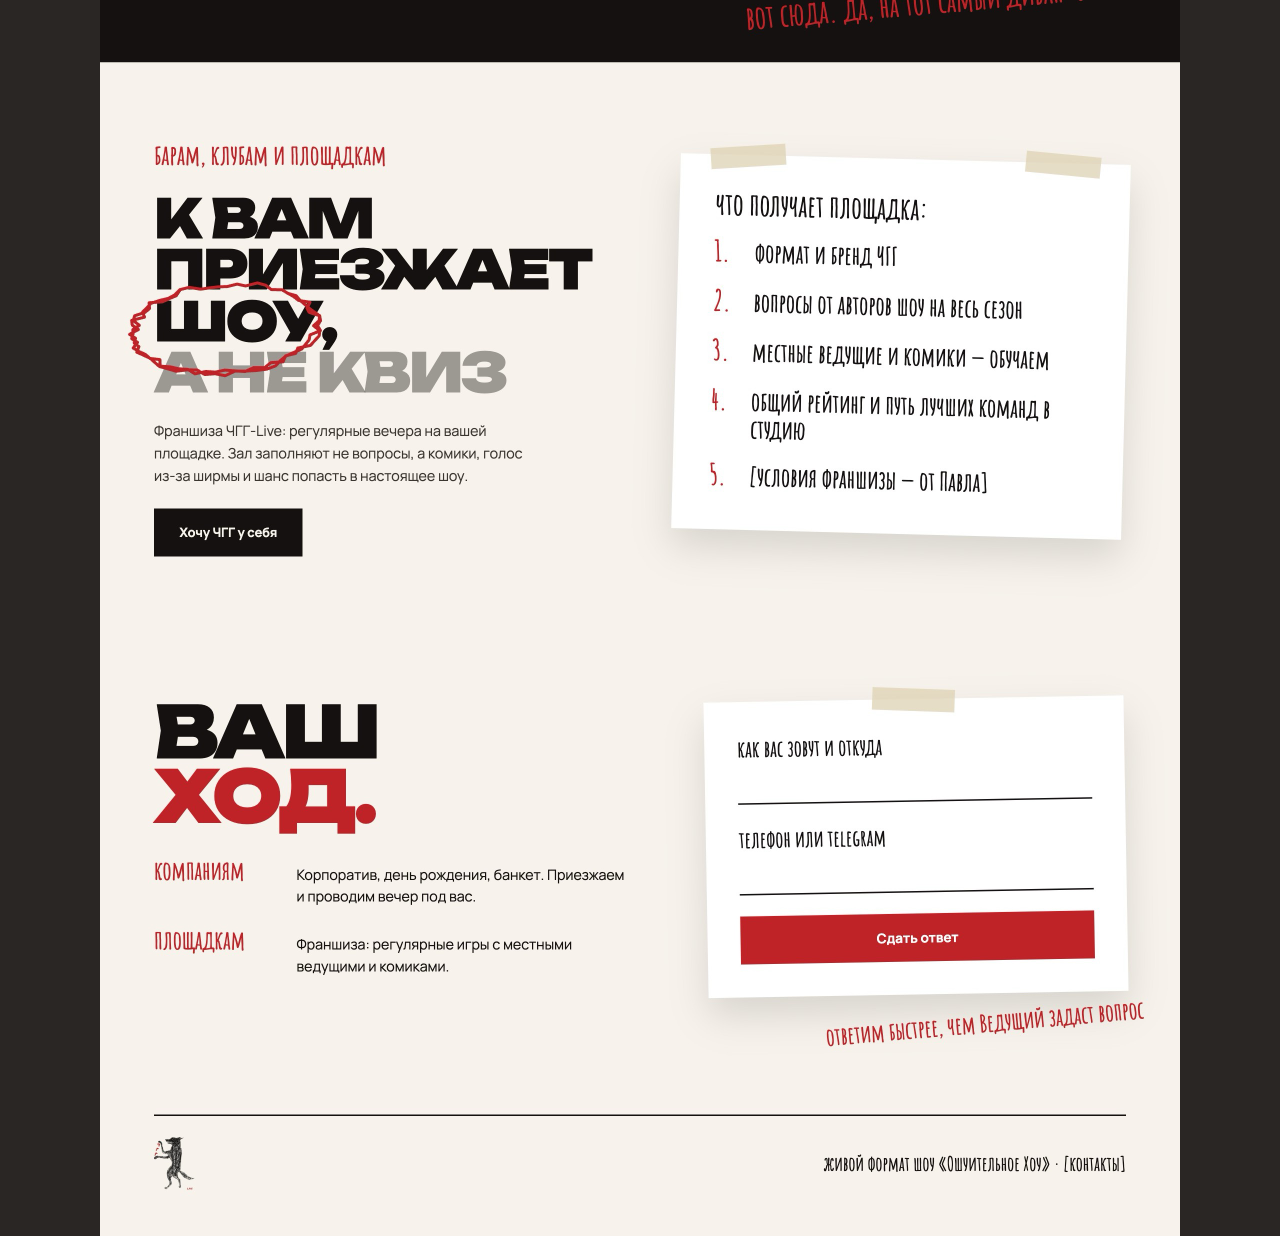
<file: nabrosok/index.html>
<!doctype html>
<html lang="ru">
<head>
<meta charset="utf-8">
<meta name="viewport" content="width=device-width, initial-scale=1">
<meta name="robots" content="noindex, nofollow">
<title>ЧГГ-Live — «Набросок» — в стиле логотипа (макет)</title>
<style>
body{margin:0;background:#2a2624;font-family:system-ui,sans-serif;color:#F2EADD}
.bar{position:sticky;top:0;z-index:2;display:flex;justify-content:space-between;align-items:center;gap:12px;padding:10px 16px;background:rgba(14,11,10,.92);backdrop-filter:blur(6px);font-size:14px}
.bar a{color:#C9A24A;text-decoration:none}
img{display:block;width:100%;max-width:1080px;height:auto;margin:0 auto}
</style>
</head>
<body>
<div class="bar"><a href="../">← Все варианты</a><span>«Набросок» — в стиле логотипа (макет)</span><a href="nabrosok.pdf" target="_blank" rel="noopener">PDF</a></div>
<img src="page.jpg" alt="«Набросок» — в стиле логотипа (макет)">
</body>
</html>
</file>
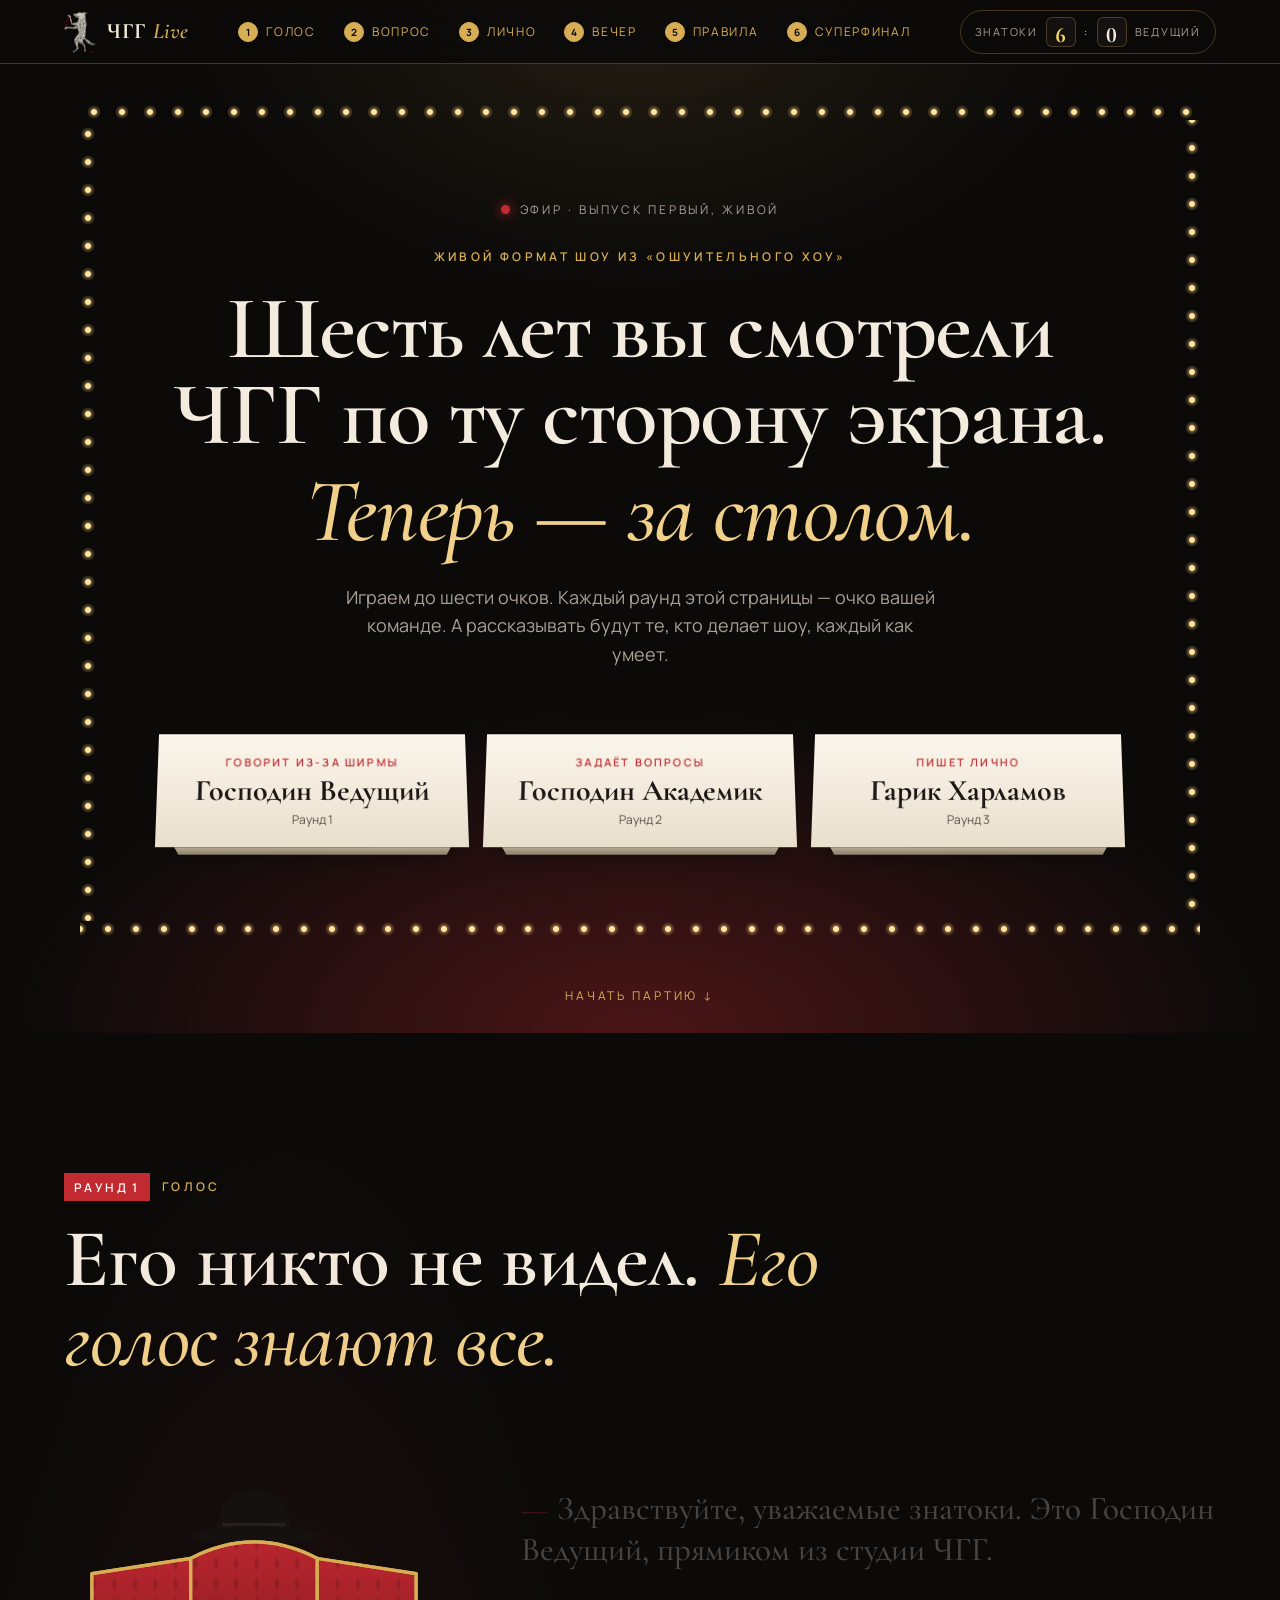
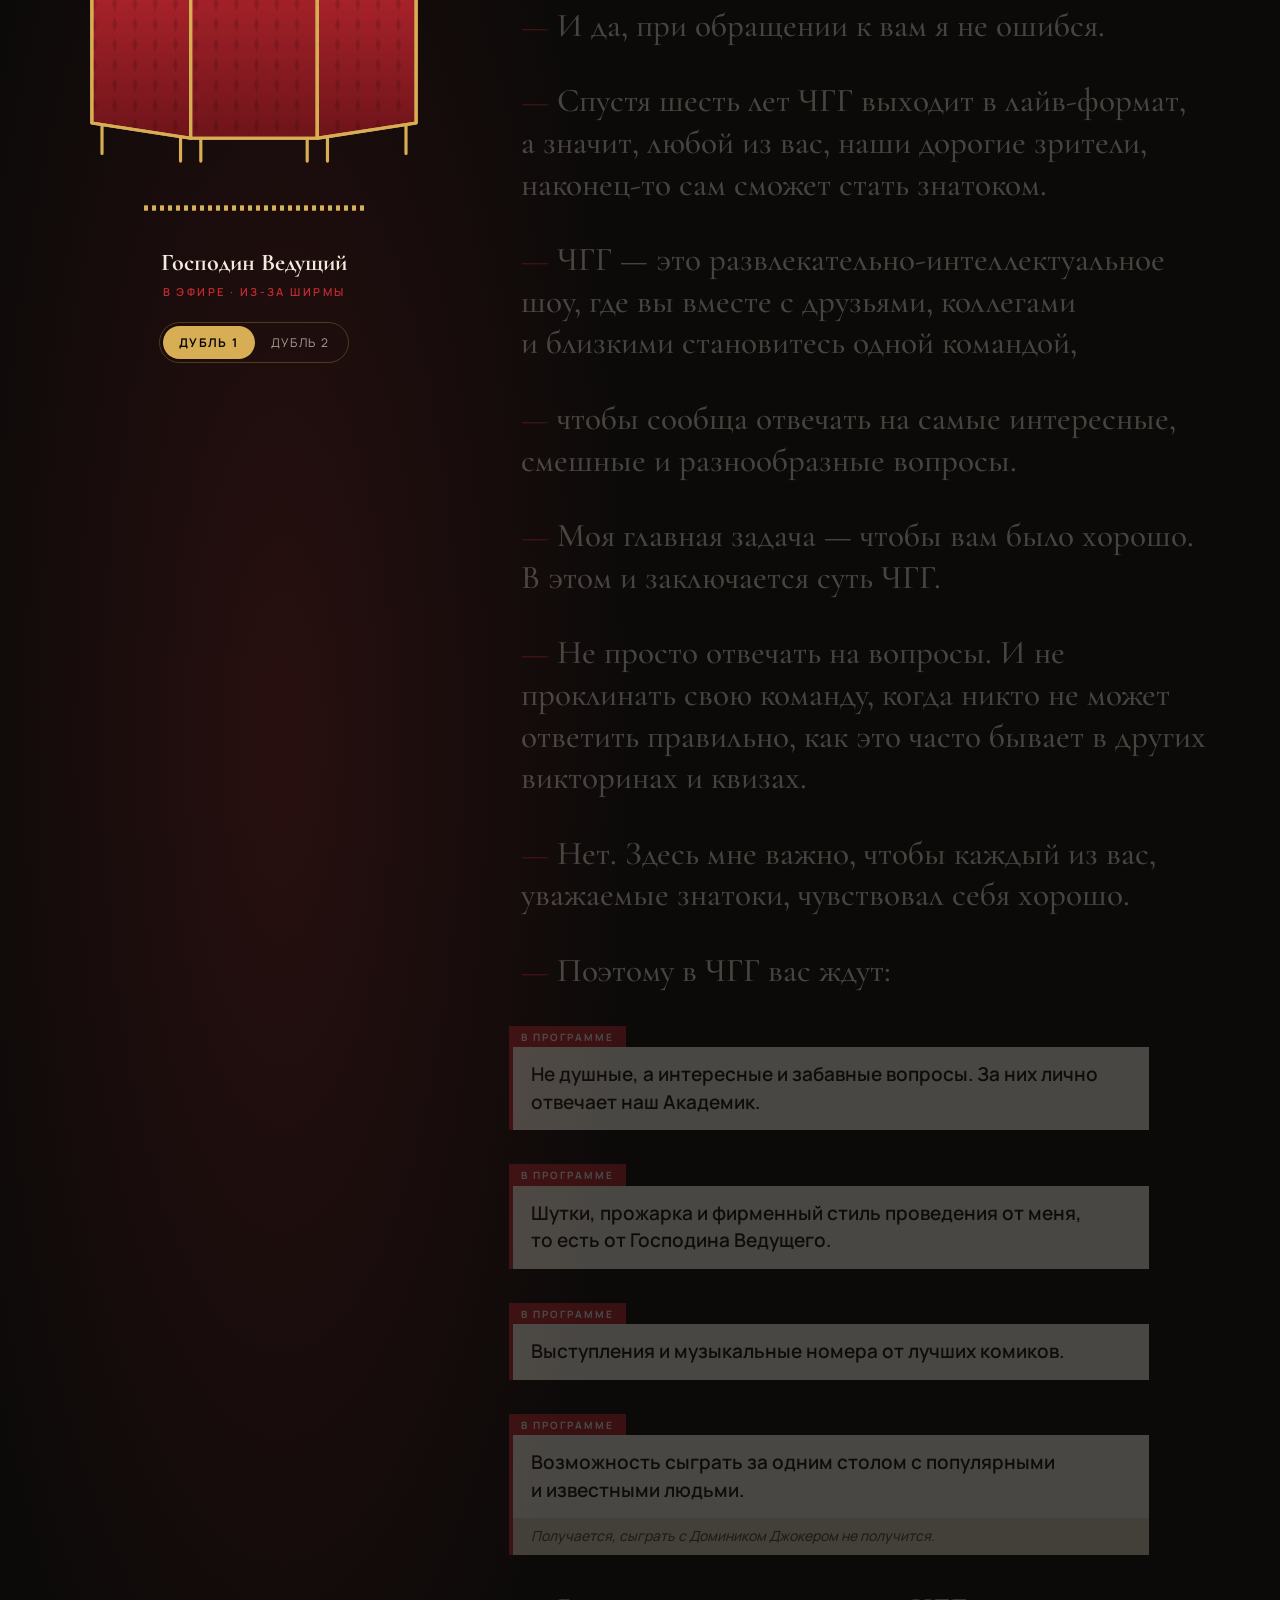
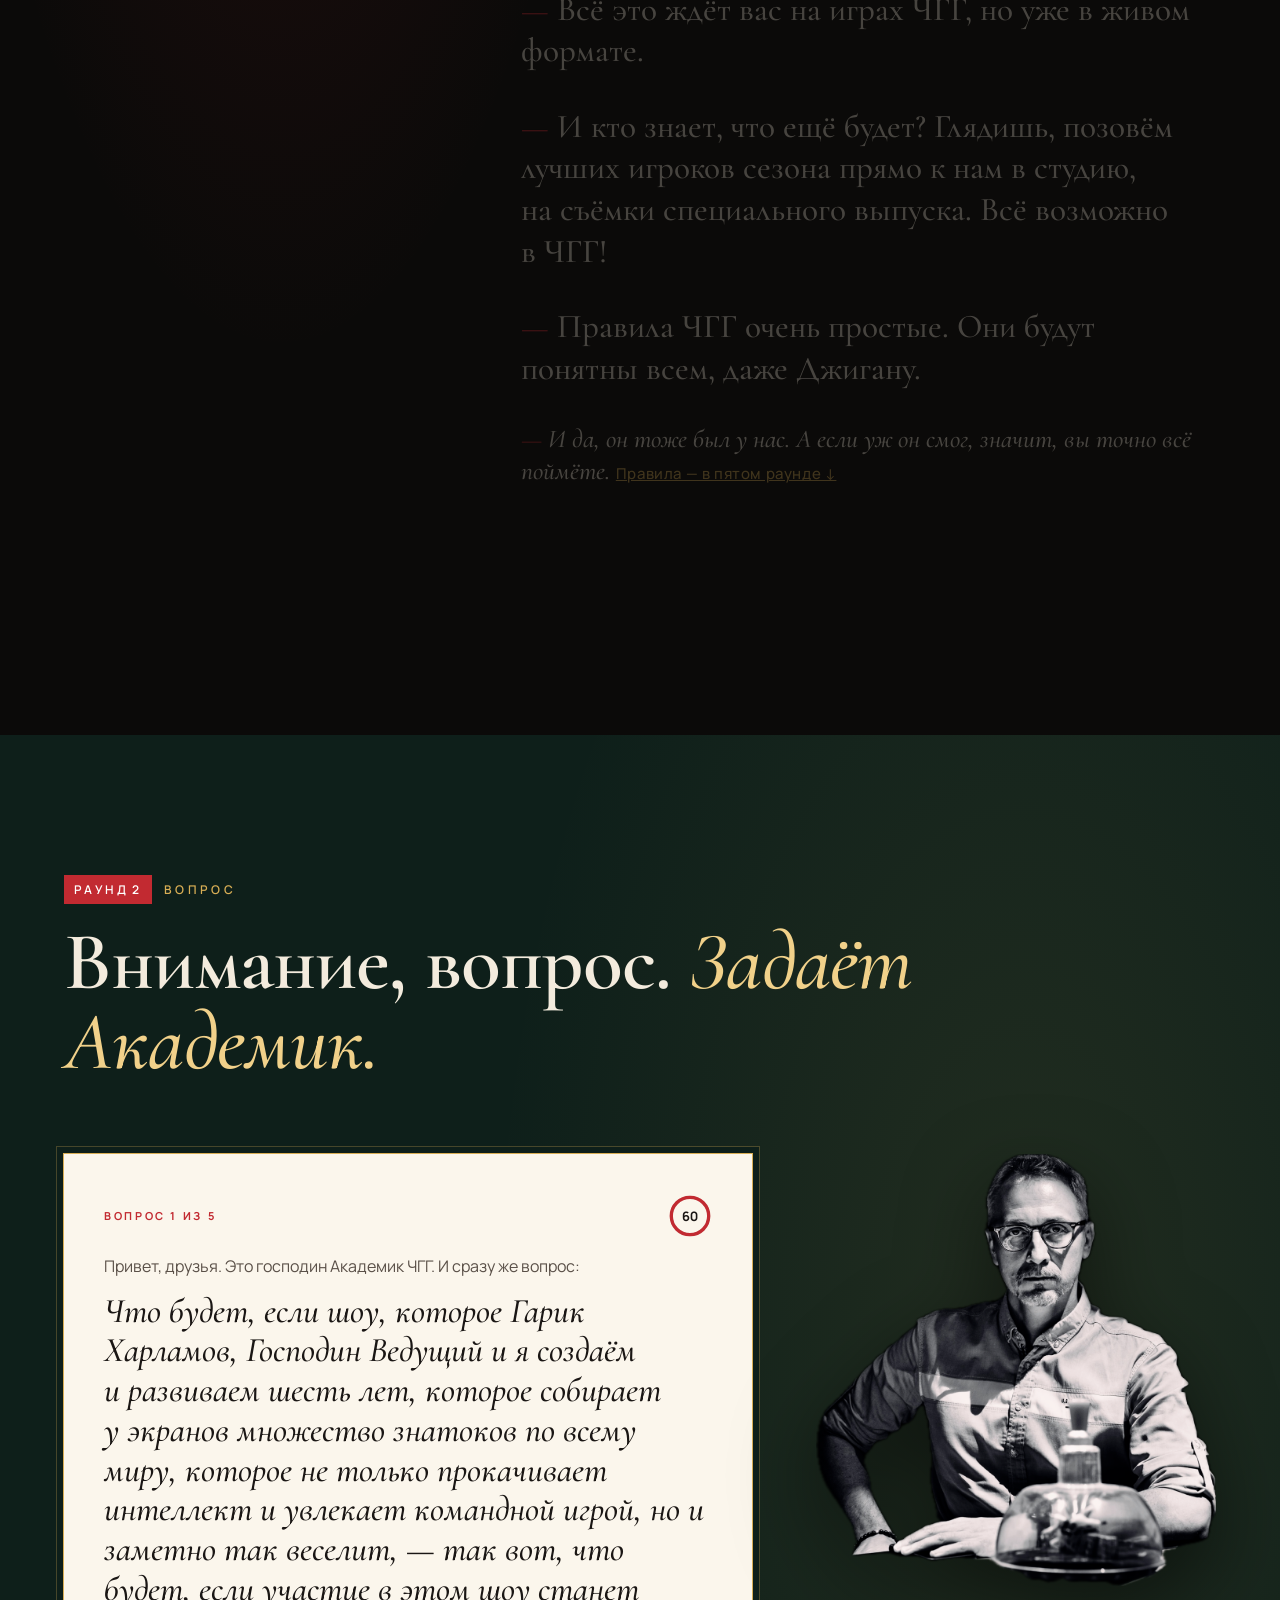
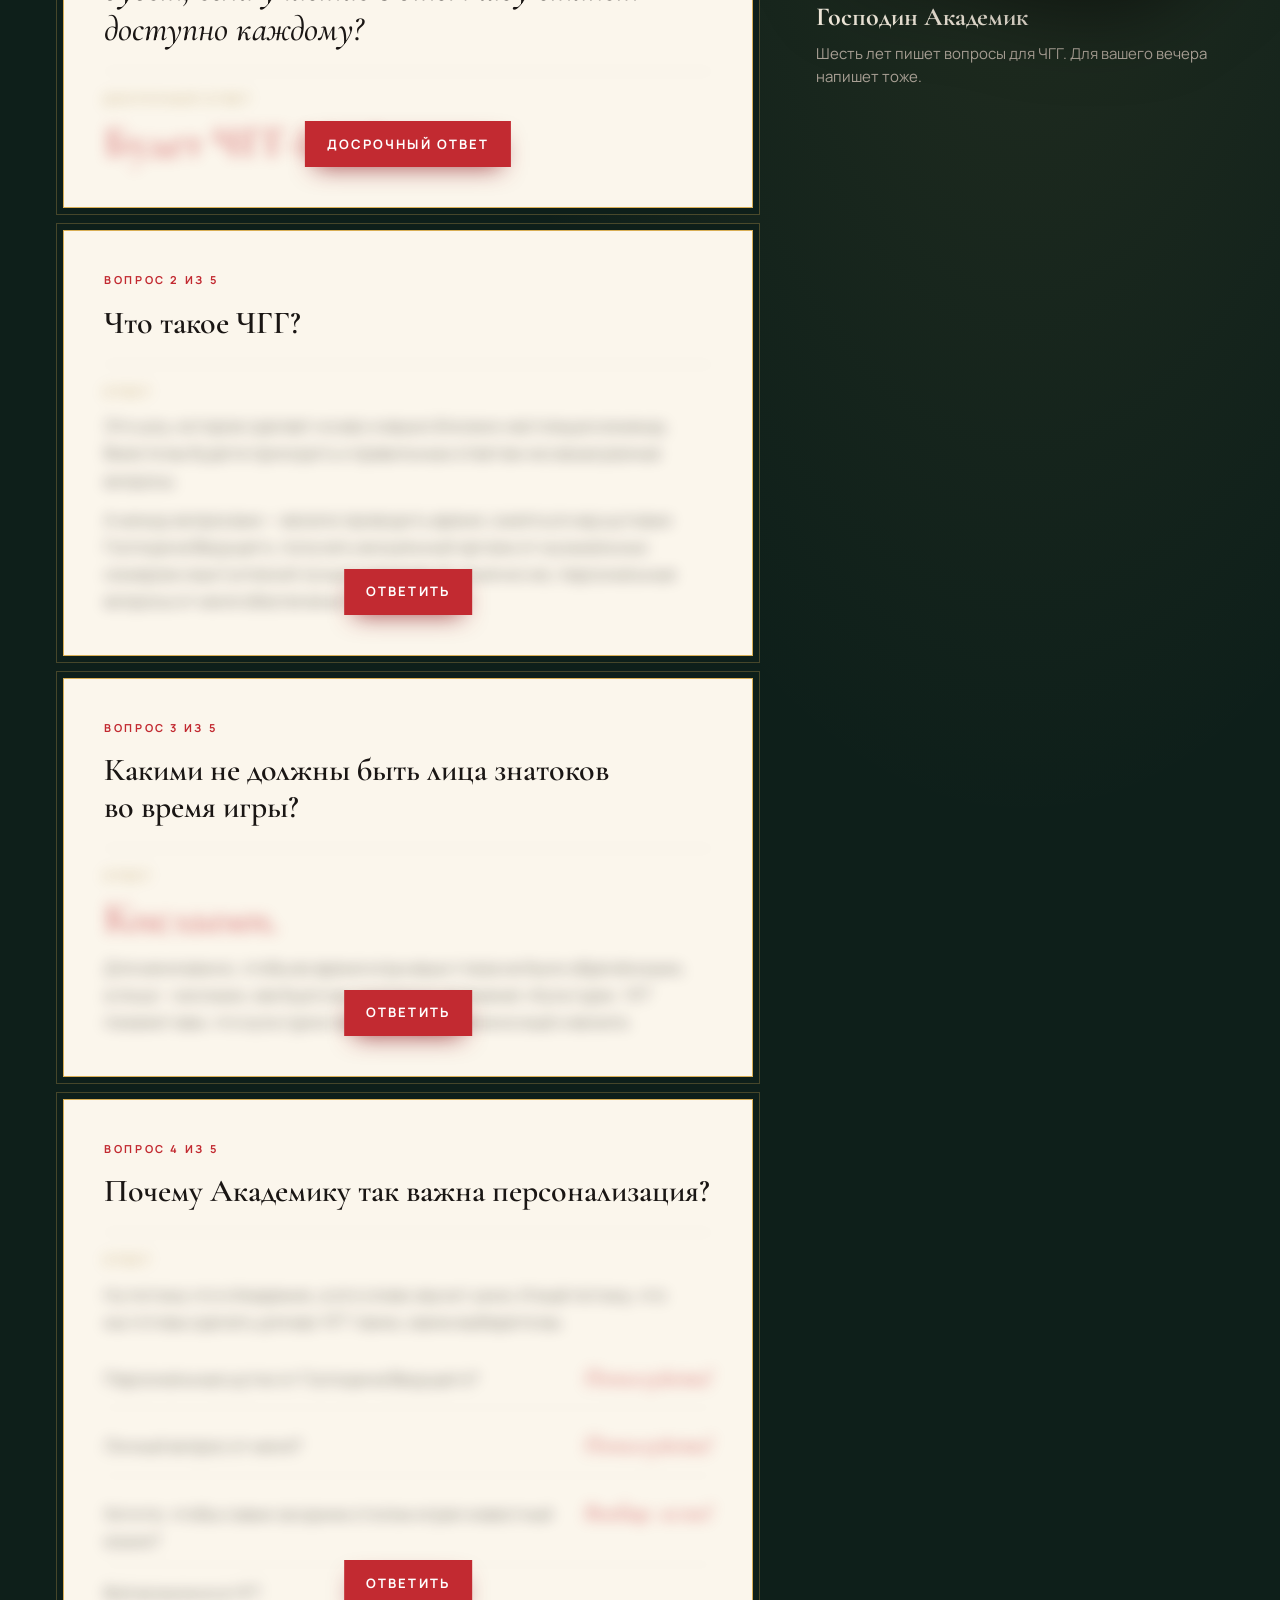
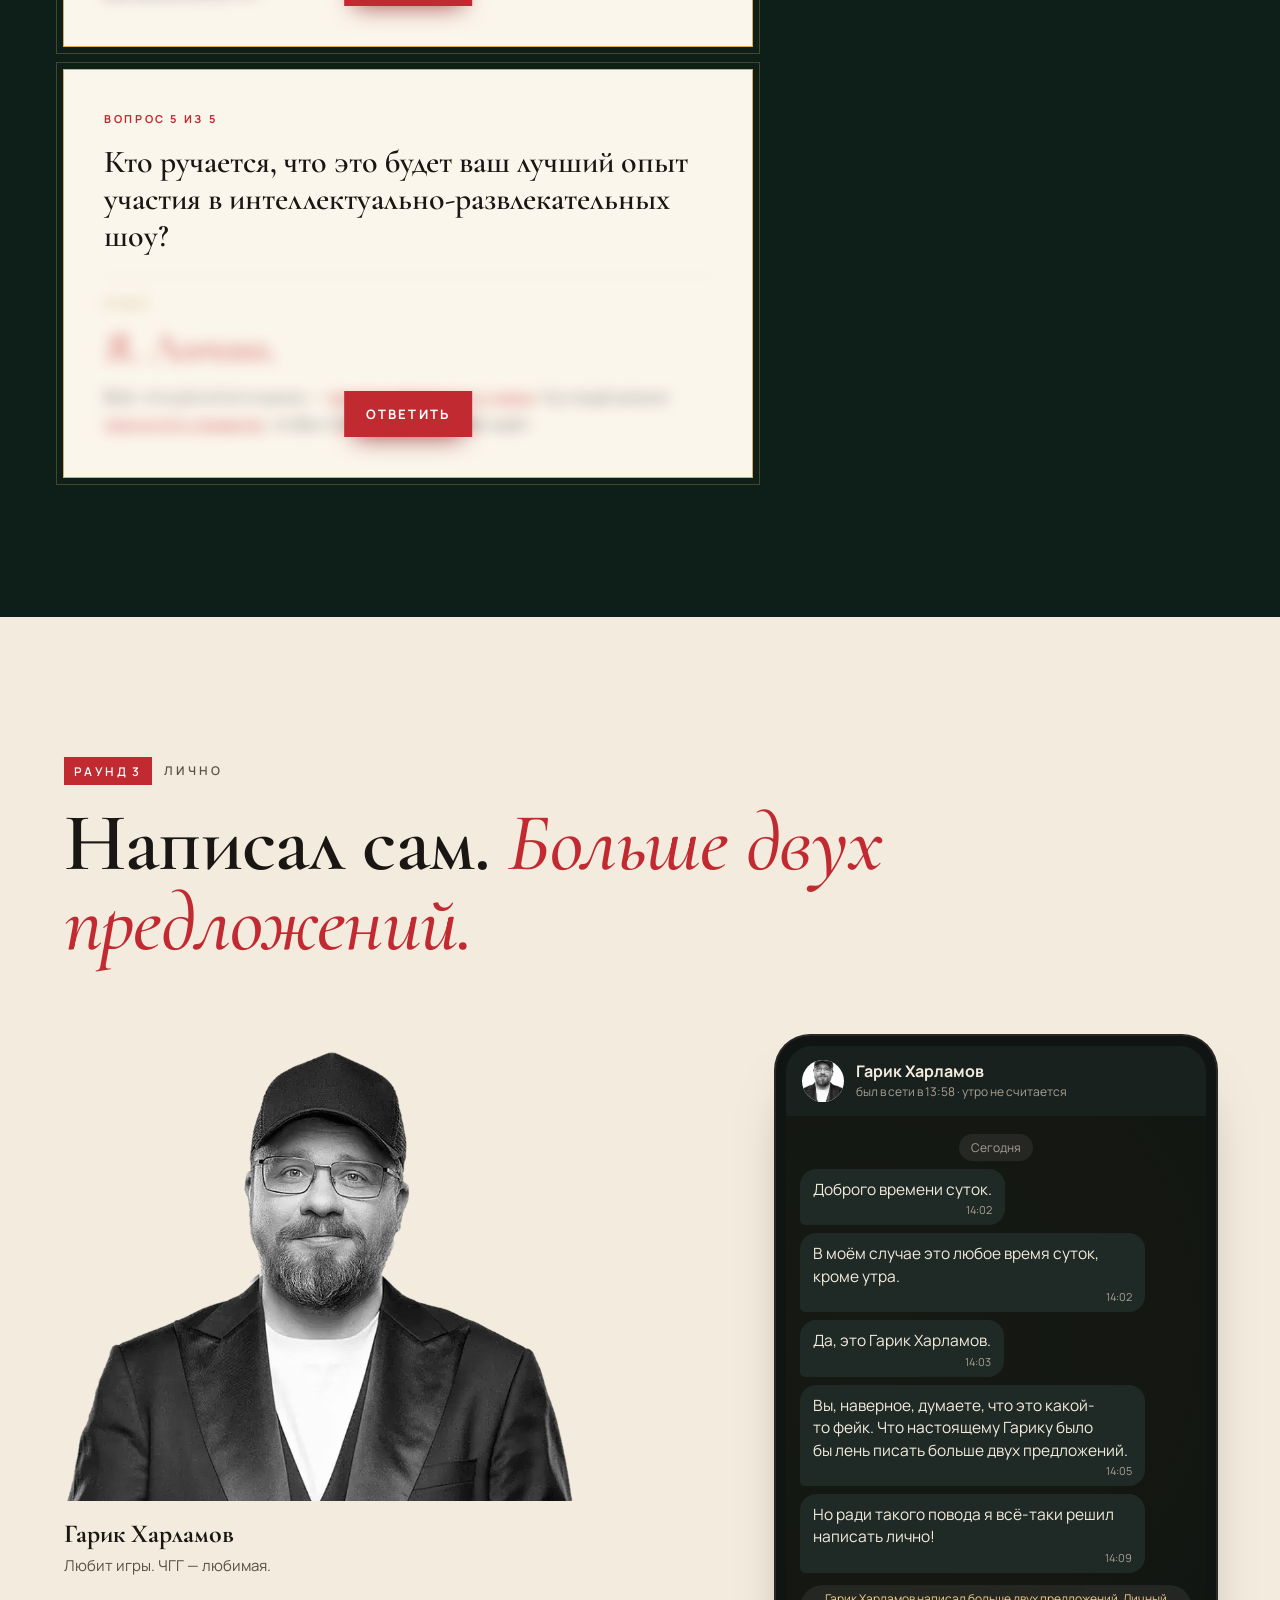
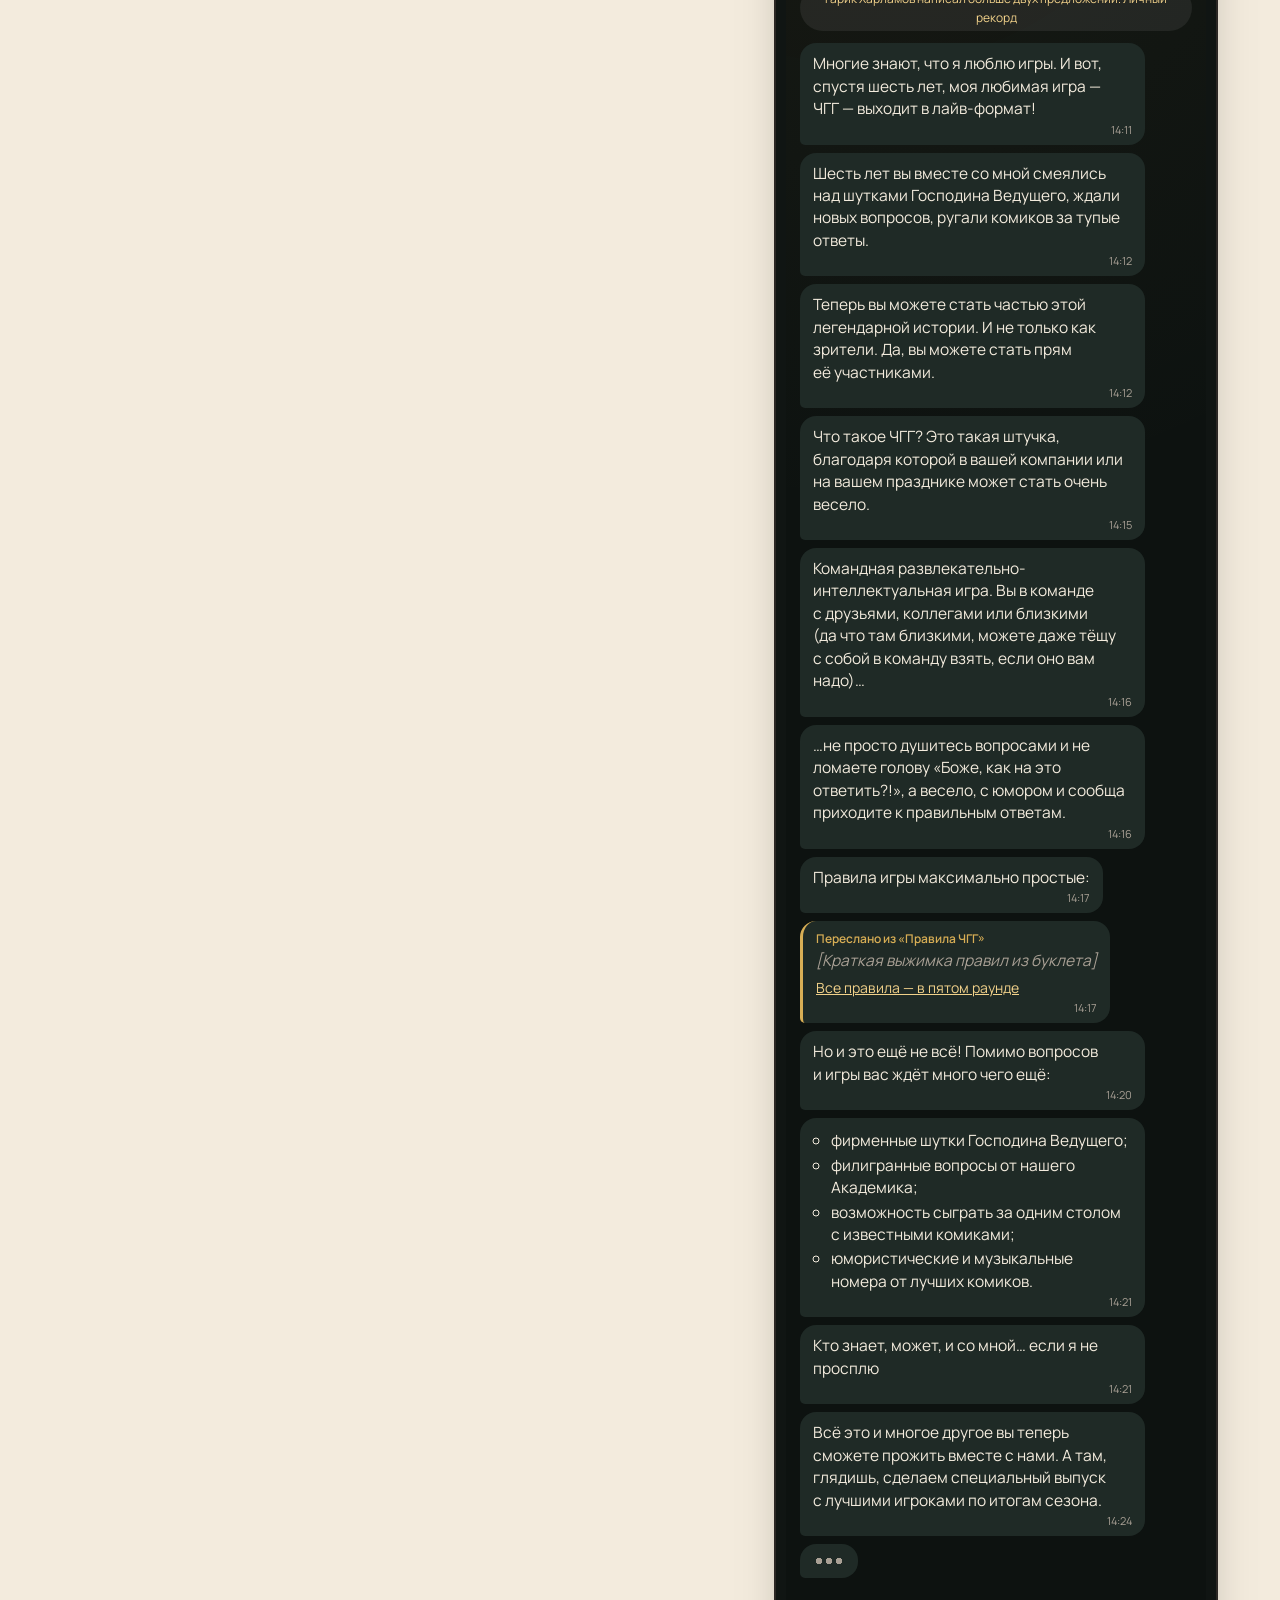
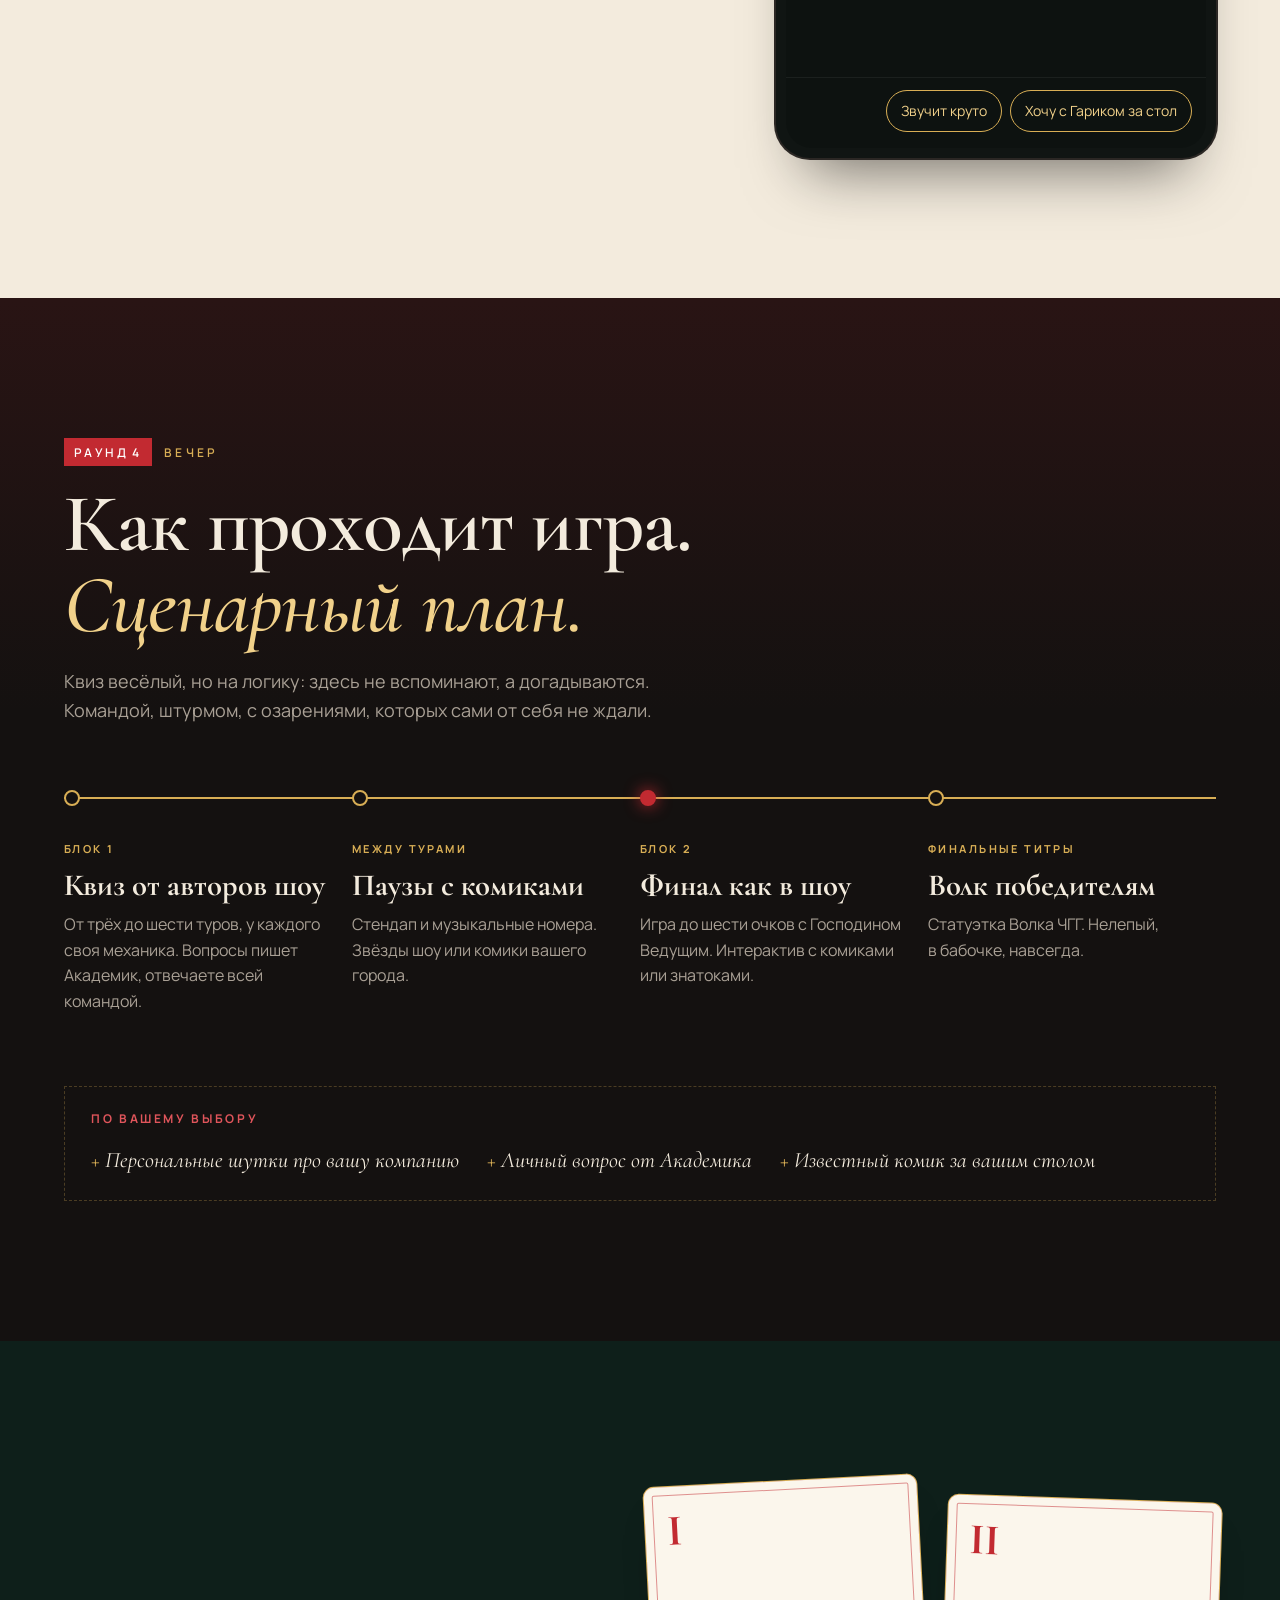
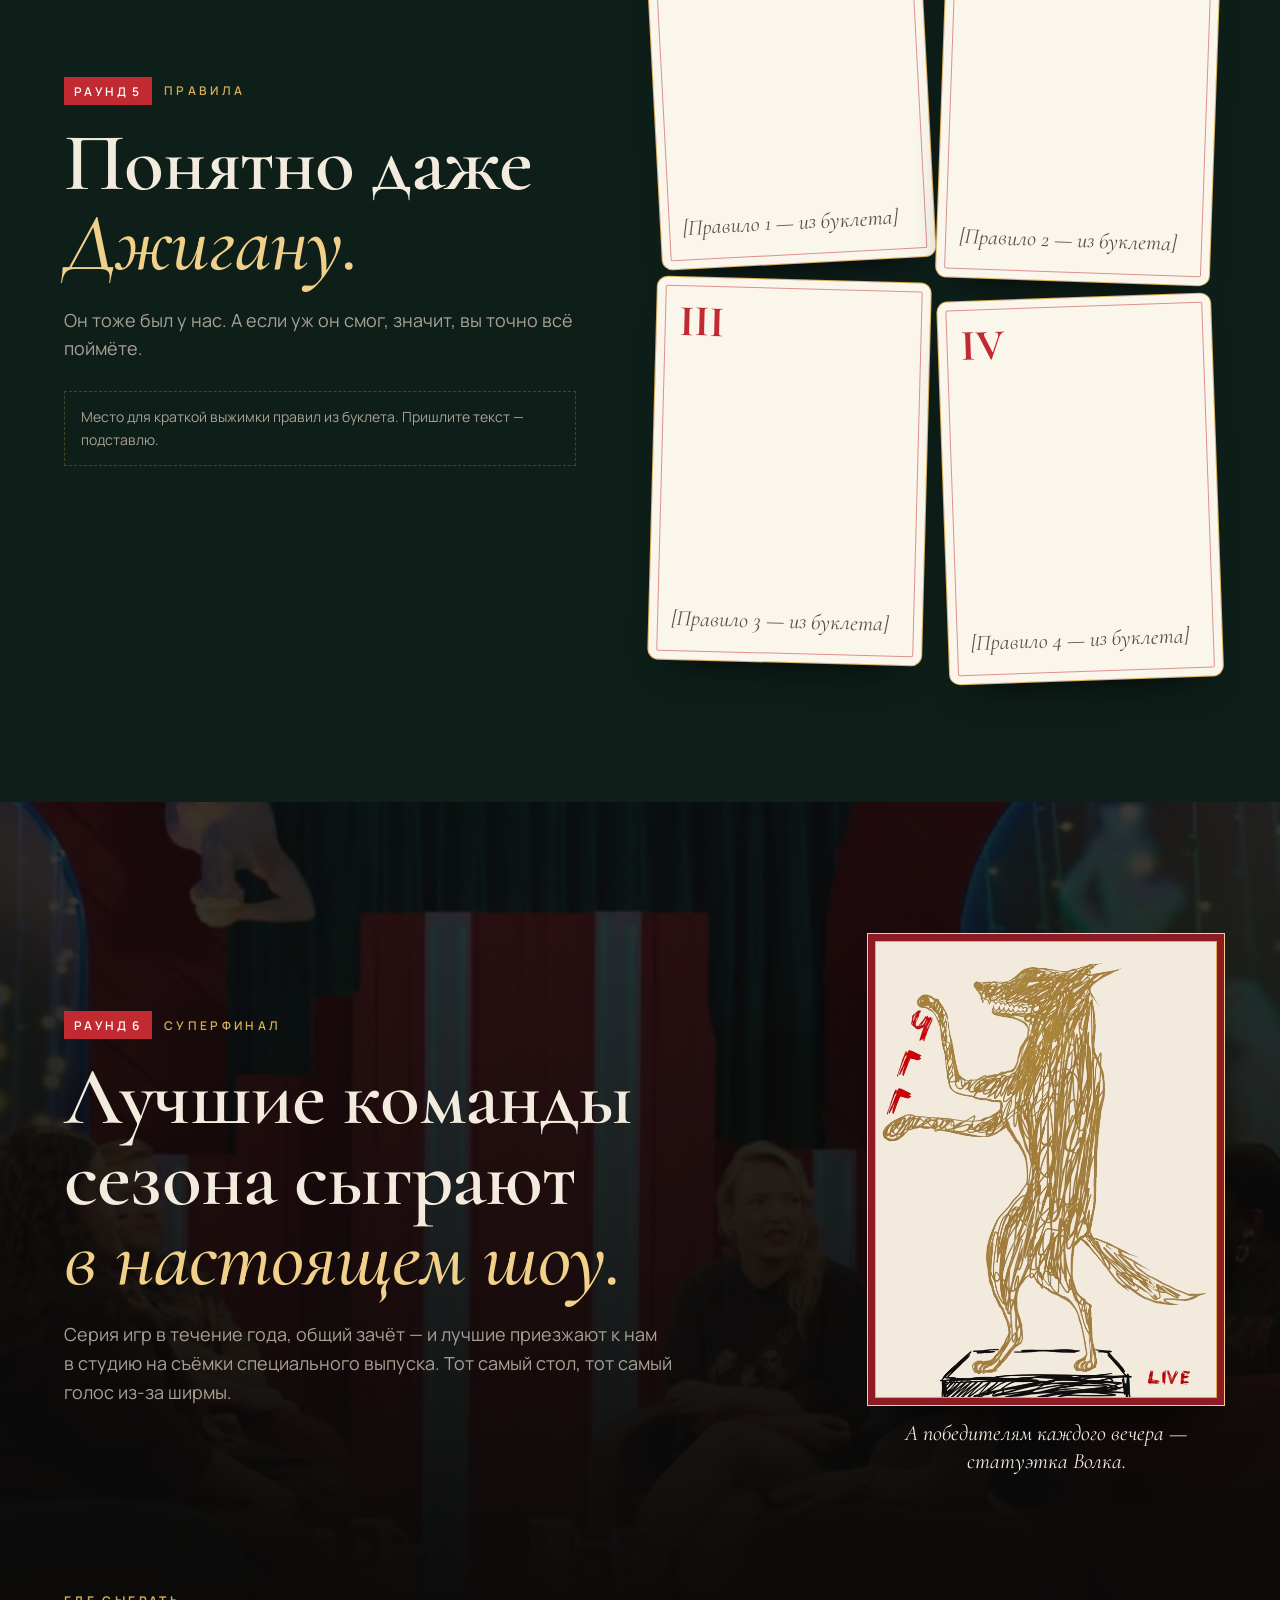
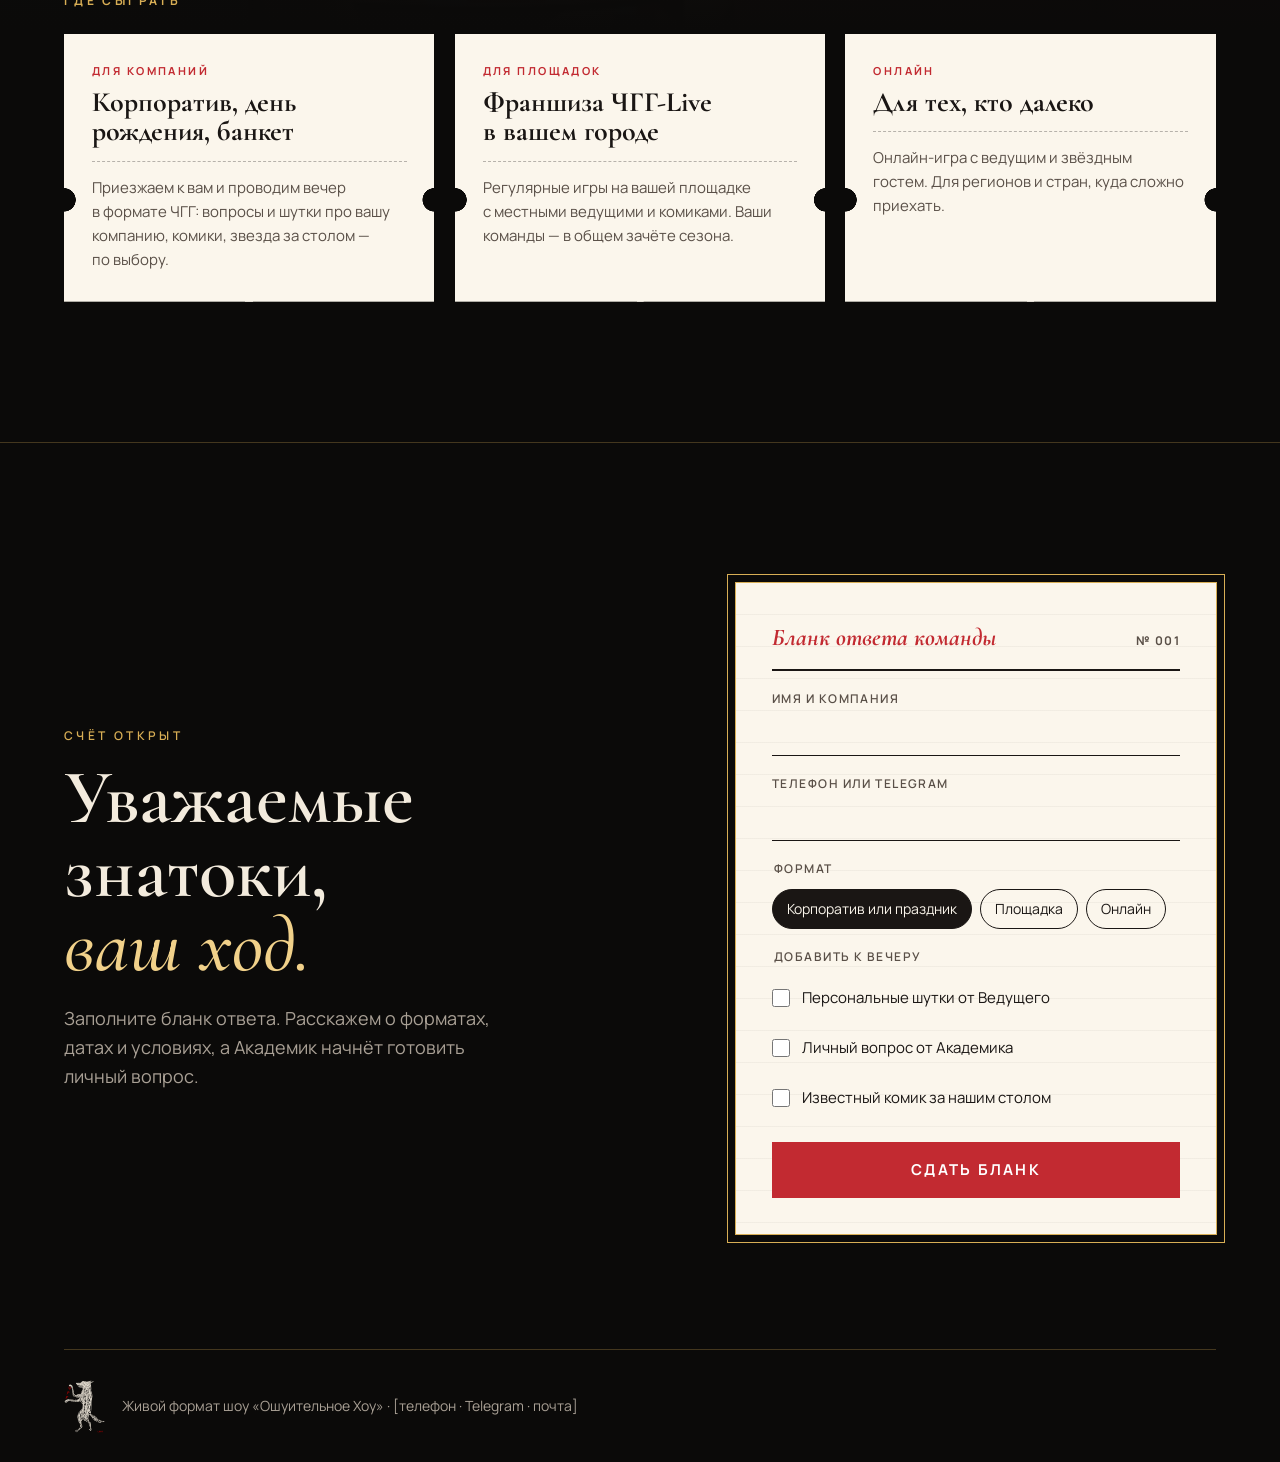
<file: partiya/index.html>
<!doctype html>
<html lang="ru">
<head>
<meta charset="utf-8">
<meta name="viewport" content="width=device-width, initial-scale=1">
<meta name="robots" content="noindex, nofollow">
<title>ЧГГ-Live — лендинг «Партия до шести»</title>
<link rel="preconnect" href="https://fonts.googleapis.com">
<link rel="preconnect" href="https://fonts.gstatic.com" crossorigin>
<link href="https://fonts.googleapis.com/css2?family=Cormorant+Garamond:ital,wght@0,500;0,600;0,700;1,500;1,600&family=Manrope:wght@400;500;600;700;800&display=swap" rel="stylesheet">
<link rel="stylesheet" href="./style.css">
<script>document.documentElement.classList.add('js')</script>
</head>
<body>

<!-- Табло: логотип, раунды и счёт. Каждый пройденный раунд — очко знатокам -->
<header class="bar">
  <a class="bar__logo" href="#top" aria-label="ЧГГ Live — в начало">
    <img src="./assets/logo-light.png" alt="">
    <span>ЧГГ <em>Live</em></span>
  </a>
  <nav class="bar__nav" aria-label="Раунды">
    <a href="#golos" data-nav="1"><b>1</b>Голос</a>
    <a href="#vopros" data-nav="2"><b>2</b>Вопрос</a>
    <a href="#lichno" data-nav="3"><b>3</b>Лично</a>
    <a href="#vecher" data-nav="4"><b>4</b>Вечер</a>
    <a href="#pravila" data-nav="5"><b>5</b>Правила</a>
    <a href="#final" data-nav="6"><b>6</b>Суперфинал</a>
  </nav>
  <div class="score" aria-live="polite">
    <span class="score__team">Знатоки</span>
    <span class="score__num" data-score>0</span>
    <span class="score__sep">:</span>
    <span class="score__num">0</span>
    <span class="score__team">Ведущий</span>
  </div>
</header>

<main>

<!-- ================= ЗАСТАВКА ================= -->
<section class="hero" id="top">
  <div class="hero__stage">
    <div class="bulbs" aria-hidden="true"><i></i><i></i><i></i><i></i></div>
    <div class="hero__rec"><span class="rec-dot"></span>Эфир · Выпуск первый, живой</div>
    <p class="kicker">Живой формат шоу из «Ошуительного Хоу»</p>
    <h1 class="hero__title">Шесть лет вы смотрели ЧГГ по&nbsp;ту сторону экрана. <em>Теперь&nbsp;— за&nbsp;столом.</em></h1>
    <p class="hero__lead">Играем до шести очков. Каждый раунд этой страницы&nbsp;— очко вашей команде. А&nbsp;рассказывать будут те, кто делает шоу, каждый как умеет.</p>

    <div class="plates">
      <a class="plate" href="#golos">
        <span class="plate__role">Говорит из-за ширмы</span>
        <span class="plate__name">Господин Ведущий</span>
        <span class="plate__round">Раунд 1</span>
      </a>
      <a class="plate" href="#vopros">
        <span class="plate__role">Задаёт вопросы</span>
        <span class="plate__name">Господин Академик</span>
        <span class="plate__round">Раунд 2</span>
      </a>
      <a class="plate" href="#lichno">
        <span class="plate__role">Пишет лично</span>
        <span class="plate__name">Гарик Харламов</span>
        <span class="plate__round">Раунд 3</span>
      </a>
    </div>
  </div>
  <a class="hero__cue" href="#golos">Начать партию <span aria-hidden="true">↓</span></a>
</section>

<!-- ================= РАУНД 1. ГОЛОС ================= -->
<section class="round voice" id="golos" data-round="1" data-take="1">
  <div class="round__head">
    <p class="round__label"><span>Раунд 1</span> Голос</p>
    <h2 class="round__title">Его никто не&nbsp;видел. <em>Его голос знают все.</em></h2>
  </div>

  <div class="voice__grid">
    <aside class="booth">
      <div class="booth__stick">
        <svg class="screen" viewBox="0 0 300 250" role="img" aria-label="Ширма, из-за которой видна только шляпа Ведущего">
          <defs>
            <linearGradient id="silk" x1="0" y1="0" x2="0" y2="1">
              <stop offset="0" stop-color="#B8262E"/>
              <stop offset="1" stop-color="#6E141A"/>
            </linearGradient>
            <pattern id="damask" width="16" height="16" patternUnits="userSpaceOnUse">
              <path d="M8 2 L10 8 L8 14 L6 8 Z" fill="#000" opacity=".14"/>
            </pattern>
          </defs>
          <g class="screen__hat">
            <path d="M121 64 C121 40 132 30 150 30 C168 30 179 40 179 64 Z" fill="#15110F"/>
            <path d="M125 56 H175 V63 H125 Z" fill="#2A1F1A"/>
            <ellipse cx="150" cy="66" rx="50" ry="8" fill="#15110F"/>
          </g>
          <g stroke="#D8AE55" stroke-width="2.5" stroke-linejoin="round">
            <path d="M22 96 L100 84 L100 226 L22 214 Z" fill="url(#silk)"/>
            <path d="M22 96 L100 84 L100 226 L22 214 Z" fill="url(#damask)"/>
            <path d="M100 84 Q150 58 200 84 L200 226 L100 226 Z" fill="url(#silk)"/>
            <path d="M100 84 Q150 58 200 84 L200 226 L100 226 Z" fill="url(#damask)"/>
            <path d="M200 84 L278 96 L278 214 L200 226 Z" fill="url(#silk)"/>
            <path d="M200 84 L278 96 L278 214 L200 226 Z" fill="url(#damask)"/>
          </g>
          <g stroke="#D8AE55" stroke-width="2.5" stroke-linecap="round">
            <path d="M30 216 V238 M92 226 V244 M108 226 V244 M192 226 V244 M208 226 V244 M270 216 V238"/>
          </g>
        </svg>
        <div class="wave" aria-hidden="true"></div>
        <p class="booth__who">Господин Ведущий<span>в эфире · из-за ширмы</span></p>
        <div class="takes" role="group" aria-label="Вариант вступления">
          <button type="button" data-take-btn="1" aria-pressed="true">Дубль 1</button>
          <button type="button" data-take-btn="2" aria-pressed="false">Дубль 2</button>
        </div>
      </div>
    </aside>

    <div class="captions">
      <p class="cap" data-take="1">Здравствуйте, уважаемые знатоки. Это Господин Ведущий, прямиком из студии ЧГГ.</p>
      <p class="cap" data-take="1">И да, при обращении к вам я не ошибся.</p>
      <p class="cap" data-take="1">Спустя шесть лет ЧГГ выходит в лайв-формат, а значит, любой из вас, наши дорогие зрители, наконец-то сам сможет стать знатоком.</p>

      <p class="cap" data-take="2">Приветствую вас, уважаемые знатоки. Да, именно знатоки,</p>
      <p class="cap" data-take="2">ведь теперь каждый из вас может стать полноправным участником клуба ЧГГ.</p>
      <p class="cap" data-take="2">Шесть лет наше шоу выходило онлайн, но настал момент сделать новый шаг.</p>
      <p class="cap" data-take="2">Я долго думал, господин Академик делал расчёты, а Гарик Харламов просто кивнул. И всё, мы решили: даёшь ЧГГ-Live!</p>

      <p class="cap">ЧГГ — это развлекательно-интеллектуальное шоу, где вы вместе с друзьями, коллегами и близкими становитесь одной командой,</p>
      <p class="cap">чтобы сообща отвечать на самые интересные, смешные и разнообразные вопросы.</p>
      <p class="cap">Моя главная задача — чтобы вам было хорошо. В этом и заключается суть ЧГГ.</p>
      <p class="cap">Не просто отвечать на вопросы. И не проклинать свою команду, когда никто не может ответить правильно, как это часто бывает в других викторинах и квизах.</p>
      <p class="cap">Нет. Здесь мне важно, чтобы каждый из вас, уважаемые знатоки, чувствовал себя хорошо.</p>
      <p class="cap">Поэтому в ЧГГ вас ждут:</p>

      <div class="cap cap--lt"><span class="lt__tag">В программе</span><span class="lt__text">Не душные, а интересные и забавные вопросы. За них лично отвечает наш Академик.</span></div>
      <div class="cap cap--lt"><span class="lt__tag">В программе</span><span class="lt__text">Шутки, прожарка и фирменный стиль проведения от меня, то есть от Господина Ведущего.</span></div>
      <div class="cap cap--lt"><span class="lt__tag">В программе</span><span class="lt__text">Выступления и музыкальные номера от лучших комиков.</span></div>
      <div class="cap cap--lt"><span class="lt__tag">В программе</span><span class="lt__text">Возможность сыграть за одним столом с популярными и известными людьми.</span><span class="lt__note">Получается, сыграть с Домиником Джокером не получится.</span></div>

      <p class="cap">Всё это ждёт вас на играх ЧГГ, но уже в живом формате.</p>
      <p class="cap">И кто знает, что ещё будет? Глядишь, позовём лучших игроков сезона прямо к нам в студию, на съёмки специального выпуска. Всё возможно в ЧГГ!</p>
      <p class="cap">Правила ЧГГ очень простые. Они будут понятны всем, даже Джигану.</p>
      <p class="cap cap--aside">И да, он тоже был у нас. А если уж он смог, значит, вы точно всё поймёте. <a href="#pravila">Правила — в пятом раунде ↓</a></p>
    </div>
  </div>
</section>

<!-- ================= РАУНД 2. ВОПРОС ================= -->
<section class="round quiz" id="vopros" data-round="2">
  <div class="round__head">
    <p class="round__label"><span>Раунд 2</span> Вопрос</p>
    <h2 class="round__title">Внимание, вопрос. <em>Задаёт Академик.</em></h2>
  </div>

  <div class="quiz__grid">
    <div class="quiz__cards">

      <article class="q q--main" data-timer="60">
        <header class="q__head">
          <span class="q__num">Вопрос 1 из 5</span>
          <span class="timer" aria-label="Таймер, секунд">
            <svg viewBox="0 0 40 40" aria-hidden="true"><circle cx="20" cy="20" r="17"/><circle class="timer__run" cx="20" cy="20" r="17"/></svg>
            <b data-timer-val>60</b>
          </span>
        </header>
        <p class="q__lead">Привет, друзья. Это господин Академик ЧГГ. И сразу же вопрос:</p>
        <h3 class="q__text">Что будет, если шоу, которое Гарик Харламов, Господин Ведущий и я создаём и развиваем шесть лет, которое собирает у экранов множество знатоков по всему миру, которое не только прокачивает интеллект и увлекает командной игрой, но и заметно так веселит, — так вот, что будет, если участие в этом шоу станет доступно каждому?</h3>
        <div class="q__answer">
          <p class="q__label">Досрочный ответ</p>
          <p class="q__big">Будет ЧГГ-Live!</p>
        </div>
        <button class="q__btn" type="button">Досрочный ответ</button>
      </article>

      <article class="q">
        <header class="q__head"><span class="q__num">Вопрос 2 из 5</span></header>
        <h3 class="q__text">Что такое ЧГГ?</h3>
        <div class="q__answer">
          <p class="q__label">Ответ</p>
          <p>Это шоу, которое сделает из вас и ваших близких настоящую команду. Вместе вы будете приходить к правильным ответам на самые разные вопросы.</p>
          <p>А между вопросами — весело проводить время, смеяться над шутками Господина Ведущего, получать визуальный оргазм от музыкальных номеров и выступлений лучших комиков. И, конечно же, персональные вопросы от меня обеспечены!</p>
        </div>
        <button class="q__btn" type="button">Ответить</button>
      </article>

      <article class="q">
        <header class="q__head"><span class="q__num">Вопрос 3 из 5</span></header>
        <h3 class="q__text">Какими не должны быть лица знатоков во время игры?</h3>
        <div class="q__answer">
          <p class="q__label">Ответ</p>
          <p class="q__big">Кислыми.</p>
          <p>Для меня важно, чтобы во время игры ваши глаза не были обречёнными, а лица — кислыми, как будто вы смотрите телеканал «Культура». ЧГГ покажет вам, что культурно провести время можно ещё и весело.</p>
        </div>
        <button class="q__btn" type="button">Ответить</button>
      </article>

      <article class="q">
        <header class="q__head"><span class="q__num">Вопрос 4 из 5</span></header>
        <h3 class="q__text">Почему Академику так важна персонализация?</h3>
        <div class="q__answer">
          <p class="q__label">Ответ</p>
          <p>Ну потому что я Академик, а это слово звучит умно. И ещё потому, что мы готовы сделать для вас ЧГГ таким, каким выберете вы.</p>
          <dl class="blitz">
            <div><dt>Персональные шутки от Господина Ведущего?</dt><dd>Пожалуйста!</dd></div>
            <div><dt>Личный вопрос от меня?</dt><dd>Пожалуйста!</dd></div>
            <div><dt>Хотите, чтобы с вами за одним столом играл известный комик?</dt><dd>Вообще легко!</dd></div>
          </dl>
          <p>Всё возможно в ЧГГ.</p>
        </div>
        <button class="q__btn" type="button">Ответить</button>
      </article>

      <article class="q">
        <header class="q__head"><span class="q__num">Вопрос 5 из 5</span></header>
        <h3 class="q__text">Кто ручается, что это будет ваш лучший опыт участия в интеллектуально-развлекательных шоу?</h3>
        <div class="q__answer">
          <p class="q__label">Ответ</p>
          <p class="q__big">Я. Лично.</p>
          <p>Всё, что для этого нужно, — <a href="#hod">просто связаться с нами</a>. Ну и ещё можно <a href="#pravila">прочитать правила</a>, чтобы точно знать, что вас ждёт.</p>
        </div>
        <button class="q__btn" type="button">Ответить</button>
      </article>
    </div>

    <aside class="author">
      <div class="author__stick">
        <img src="./assets/akademik.png" alt="Господин Академик" loading="lazy">
        <p class="author__cap">Господин Академик<span>Шесть лет пишет вопросы для ЧГГ. Для вашего вечера напишет тоже.</span></p>
      </div>
    </aside>
  </div>
</section>

<!-- ================= РАУНД 3. ЛИЧНО ================= -->
<section class="round chat-round" id="lichno" data-round="3">
  <div class="round__head">
    <p class="round__label"><span>Раунд 3</span> Лично</p>
    <h2 class="round__title">Написал сам. <em>Больше двух предложений.</em></h2>
  </div>

  <div class="chat-round__grid">
    <figure class="garik">
      <img src="./assets/garik.png" alt="Гарик Харламов" loading="lazy">
      <figcaption>Гарик Харламов<span>Любит игры. ЧГГ — любимая.</span></figcaption>
    </figure>

    <div class="phone">
      <div class="phone__top">
        <span class="phone__ava" aria-hidden="true"><img src="./assets/garik.png" alt=""></span>
        <span class="phone__who">Гарик Харламов<small>был в сети в 13:58 · утро не считается</small></span>
      </div>

      <ol class="chat" aria-label="Сообщения от Гарика Харламова">
        <li class="chat__day">Сегодня</li>
        <li class="msg"><p>Доброго времени суток.</p><time>14:02</time></li>
        <li class="msg"><p>В моём случае это любое время суток, кроме утра.</p><time>14:02</time></li>
        <li class="msg"><p>Да, это Гарик Харламов.</p><time>14:03</time></li>
        <li class="msg"><p>Вы, наверное, думаете, что это какой-то фейк. Что настоящему Гарику было бы лень писать больше двух предложений.</p><time>14:05</time></li>
        <li class="msg"><p>Но ради такого повода я всё-таки решил написать лично!</p><time>14:09</time></li>
        <li class="chat__sys">Гарик Харламов написал больше двух предложений. Личный рекорд</li>
        <li class="msg"><p>Многие знают, что я люблю игры. И вот, спустя шесть лет, моя любимая игра — ЧГГ — выходит в лайв-формат!</p><time>14:11</time></li>
        <li class="msg"><p>Шесть лет вы вместе со мной смеялись над шутками Господина Ведущего, ждали новых вопросов, ругали комиков за тупые ответы.</p><time>14:12</time></li>
        <li class="msg"><p>Теперь вы можете стать частью этой легендарной истории. И не только как зрители. Да, вы можете стать прям её участниками.</p><time>14:12</time></li>
        <li class="msg"><p>Что такое ЧГГ? Это такая штучка, благодаря которой в вашей компании или на вашем празднике может стать очень весело.</p><time>14:15</time></li>
        <li class="msg"><p>Командная развлекательно-интеллектуальная игра. Вы в команде с друзьями, коллегами или близкими (да что там близкими, можете даже тёщу с собой в команду взять, если оно вам надо)…</p><time>14:16</time></li>
        <li class="msg"><p>…не просто душитесь вопросами и не ломаете голову «Боже, как на это ответить?!», а весело, с юмором и сообща приходите к правильным ответам.</p><time>14:16</time></li>
        <li class="msg"><p>Правила игры максимально простые:</p><time>14:17</time></li>
        <li class="msg msg--fwd">
          <span class="fwd__from">Переслано из «Правила ЧГГ»</span>
          <p>[Краткая выжимка правил из буклета]</p>
          <a href="#pravila">Все правила — в пятом раунде</a>
          <time>14:17</time>
        </li>
        <li class="msg"><p>Но и это ещё не всё! Помимо вопросов и игры вас ждёт много чего ещё:</p><time>14:20</time></li>
        <li class="msg msg--list">
          <ul>
            <li>фирменные шутки Господина Ведущего;</li>
            <li>филигранные вопросы от нашего Академика;</li>
            <li>возможность сыграть за одним столом с известными комиками;</li>
            <li>юмористические и музыкальные номера от лучших комиков.</li>
          </ul>
          <time>14:21</time>
        </li>
        <li class="msg"><p>Кто знает, может, и со мной… если я не просплю</p><time>14:21</time></li>
        <li class="msg"><p>Всё это и многое другое вы теперь сможете прожить вместе с нами. А там, глядишь, сделаем специальный выпуск с лучшими игроками по итогам сезона.</p><time>14:24</time></li>
        <li class="msg"><p>Звучит круто?</p><time>14:24</time></li>
        <li class="msg"><p>Как по мне — да.</p><time>14:25</time></li>
      </ol>

      <div class="replies" role="group" aria-label="Ответить Гарику">
        <button type="button" data-reply="Звучит круто">Звучит круто</button>
        <button type="button" data-reply="Хочу играть с Гариком за одним столом" data-star>Хочу с Гариком за стол</button>
      </div>
    </div>
  </div>
</section>

<!-- ================= РАУНД 4. ВЕЧЕР ================= -->
<section class="round rundown" id="vecher" data-round="4">
  <div class="round__head">
    <p class="round__label"><span>Раунд 4</span> Вечер</p>
    <h2 class="round__title">Как проходит игра. <em>Сценарный план.</em></h2>
    <p class="round__sub">Квиз весёлый, но на логику: здесь не вспоминают, а догадываются. Командой, штурмом, с озарениями, которых сами от себя не ждали.</p>
  </div>

  <ol class="rundown__list">
    <li class="block">
      <span class="block__n">Блок 1</span>
      <h3>Квиз от авторов шоу</h3>
      <p>От трёх до шести туров, у каждого своя механика. Вопросы пишет Академик, отвечаете всей командой.</p>
    </li>
    <li class="block">
      <span class="block__n">Между турами</span>
      <h3>Паузы с комиками</h3>
      <p>Стендап и музыкальные номера. Звёзды шоу или комики вашего города.</p>
    </li>
    <li class="block block--final">
      <span class="block__n">Блок 2</span>
      <h3>Финал как в шоу</h3>
      <p>Игра до шести очков с Господином Ведущим. Интерактив с комиками или знатоками.</p>
    </li>
    <li class="block">
      <span class="block__n">Финальные титры</span>
      <h3>Волк победителям</h3>
      <p>Статуэтка Волка ЧГГ. Нелепый, в бабочке, навсегда.</p>
    </li>
  </ol>

  <div class="extras">
    <p class="extras__t">По вашему выбору</p>
    <ul>
      <li>Персональные шутки про вашу компанию</li>
      <li>Личный вопрос от Академика</li>
      <li>Известный комик за вашим столом</li>
    </ul>
  </div>
</section>

<!-- ================= РАУНД 5. ПРАВИЛА ================= -->
<section class="round rules" id="pravila" data-round="5">
  <div class="rules__grid">
    <div class="round__head">
      <p class="round__label"><span>Раунд 5</span> Правила</p>
      <h2 class="round__title">Понятно даже <em>Джигану.</em></h2>
      <p class="round__sub">Он тоже был у нас. А если уж он смог, значит, вы точно всё поймёте.</p>
      <p class="rules__note">Место для краткой выжимки правил из буклета. Пришлите текст — подставлю.</p>
    </div>
    <ol class="deck">
      <li class="card"><span class="card__n">I</span><p>[Правило 1 — из буклета]</p></li>
      <li class="card"><span class="card__n">II</span><p>[Правило 2 — из буклета]</p></li>
      <li class="card"><span class="card__n">III</span><p>[Правило 3 — из буклета]</p></li>
      <li class="card"><span class="card__n">IV</span><p>[Правило 4 — из буклета]</p></li>
    </ol>
  </div>
</section>

<!-- ================= РАУНД 6. СУПЕРФИНАЛ ================= -->
<section class="round final" id="final" data-round="6">
  <div class="final__photo" aria-hidden="true"><img src="./assets/studio.jpg" alt="" loading="lazy"></div>
  <div class="final__inner">
    <div class="round__head">
      <p class="round__label"><span>Раунд 6</span> Суперфинал</p>
      <h2 class="round__title">Лучшие команды сезона сыграют <em>в&nbsp;настоящем шоу.</em></h2>
      <p class="round__sub">Серия игр в течение года, общий зачёт — и лучшие приезжают к нам в студию на съёмки специального выпуска. Тот самый стол, тот самый голос из-за ширмы.</p>
    </div>
    <figure class="trophy">
      <img src="./assets/wolf.jpg" alt="Волк ЧГГ, рисунок статуэтки" loading="lazy">
      <figcaption>А победителям каждого вечера — статуэтка Волка.</figcaption>
    </figure>
  </div>

  <div class="formats">
    <h3 class="formats__t">Где сыграть</h3>
    <div class="formats__list">
      <article class="ticket">
        <p class="ticket__k">Для компаний</p>
        <h4>Корпоратив, день рождения, банкет</h4>
        <p>Приезжаем к вам и проводим вечер в формате ЧГГ: вопросы и шутки про вашу компанию, комики, звезда за столом — по выбору.</p>
      </article>
      <article class="ticket">
        <p class="ticket__k">Для площадок</p>
        <h4>Франшиза ЧГГ-Live в вашем городе</h4>
        <p>Регулярные игры на вашей площадке с местными ведущими и комиками. Ваши команды — в общем зачёте сезона.</p>
      </article>
      <article class="ticket">
        <p class="ticket__k">Онлайн</p>
        <h4>Для тех, кто далеко</h4>
        <p>Онлайн-игра с ведущим и звёздным гостем. Для регионов и стран, куда сложно приехать.</p>
      </article>
    </div>
  </div>
</section>

<!-- ================= ВАШ ХОД ================= -->
<section class="hod" id="hod">
  <div class="hod__grid">
    <div class="hod__copy">
      <p class="kicker">Счёт открыт</p>
      <h2 class="hod__title">Уважаемые знатоки, <em>ваш ход.</em></h2>
      <p>Заполните бланк ответа. Расскажем о форматах, датах и условиях, а Академик начнёт готовить личный вопрос.</p>
    </div>

    <form class="blank" id="blank" novalidate>
      <div class="blank__head">
        <span>Бланк ответа команды</span>
        <span class="blank__no">№ 001</span>
      </div>
      <label class="field">Имя и компания<input name="name" autocomplete="name"></label>
      <label class="field">Телефон или Telegram<input name="contact" autocomplete="tel"></label>

      <fieldset class="chips">
        <legend>Формат</legend>
        <label><input type="radio" name="format" value="company" checked><span>Корпоратив или праздник</span></label>
        <label><input type="radio" name="format" value="venue"><span>Площадка</span></label>
        <label><input type="radio" name="format" value="online"><span>Онлайн</span></label>
      </fieldset>

      <fieldset class="wishes">
        <legend>Добавить к вечеру</legend>
        <label><input type="checkbox" name="jokes"><span>Персональные шутки от Ведущего</span><em>Пожалуйста!</em></label>
        <label><input type="checkbox" name="question"><span>Личный вопрос от Академика</span><em>Пожалуйста!</em></label>
        <label><input type="checkbox" name="star" data-star-box><span>Известный комик за нашим столом</span><em>Вообще легко!</em></label>
      </fieldset>

      <button class="blank__send" type="submit">Сдать бланк</button>
      <p class="blank__status" role="status" hidden>Это демо-страница: бланк пока никуда не отправляется.</p>
    </form>
  </div>

  <footer class="foot">
    <img src="./assets/logo-light.png" alt="ЧГГ Live">
    <span>Живой формат шоу «Ошуительное Хоу» · [телефон · Telegram · почта]</span>
  </footer>
</section>

</main>

<div class="toast" role="status" hidden>
  <b>6 : 0. Партия ваша.</b>
  <span>Волк — тоже. Осталось сдать бланк.</span>
  <a href="#hod">К бланку ↓</a>
</div>

<script src="./script.js"></script>
</body>
</html>
</file>
<file: partiya/style.css>
:root {
  --ink: #0B0A09;
  --ink-2: #141110;
  --green: #0E1F1A;
  --green-2: #163029;
  --cream: #F3EBDD;
  --paper: #FBF6EC;
  --red: #C22A31;
  --red-d: #8E1B24;
  --gold: #D8AE55;
  --gold-l: #F1D18A;
  --sub: #F6D867;
  --text: #F3EBDD;
  --muted: #A9A095;
  --dark-text: #1A1614;
  --dark-muted: #5A5048;
  --line: rgba(216, 174, 85, .28);
  --gut: clamp(16px, 5vw, 64px);
  --bar-h: 64px;
  --serif: 'Cormorant Garamond', Georgia, serif;
  --sans: 'Manrope', system-ui, sans-serif;
}

*, *::before, *::after { box-sizing: border-box; }
html { scroll-behavior: smooth; scroll-padding-top: calc(var(--bar-h) + 8px); }
body {
  margin: 0;
  background: var(--ink);
  color: var(--text);
  font-family: var(--sans);
  font-size: 17px;
  line-height: 1.6;
  -webkit-font-smoothing: antialiased;
  overflow-x: hidden;
}
img { display: block; max-width: 100%; }
a { color: inherit; }
button { font: inherit; color: inherit; cursor: pointer; }
em { font-style: italic; }
:focus-visible { outline: 2px solid var(--gold-l); outline-offset: 3px; }

.kicker {
  margin: 0;
  font-size: 12px;
  font-weight: 600;
  letter-spacing: .28em;
  text-transform: uppercase;
  color: var(--gold);
}

/* ================= ТАБЛО ================= */
.bar {
  position: fixed;
  inset: 0 0 auto;
  z-index: 50;
  height: var(--bar-h);
  padding: 0 var(--gut);
  display: flex;
  align-items: center;
  justify-content: space-between;
  gap: 24px;
  background: rgba(11, 10, 9, .86);
  backdrop-filter: blur(10px);
  -webkit-backdrop-filter: blur(10px);
  border-bottom: 1px solid var(--line);
}
.bar__logo { display: flex; align-items: center; gap: 10px; text-decoration: none; flex-shrink: 0; }
.bar__logo img { height: 44px; width: auto; }
.bar__logo span { font-family: var(--serif); font-weight: 700; font-size: 22px; letter-spacing: .03em; }
.bar__logo em { color: var(--gold); font-weight: 600; }
.bar__nav { display: flex; gap: 4px; }
.bar__nav a {
  display: flex; align-items: center; gap: 8px;
  padding: 6px 12px;
  font-size: 12px; letter-spacing: .14em; text-transform: uppercase;
  color: var(--muted); text-decoration: none;
  border-radius: 999px;
  transition: color .2s, background .2s;
}
.bar__nav a b {
  display: grid; place-items: center;
  width: 20px; height: 20px; border-radius: 50%;
  border: 1px solid currentColor;
  font-size: 10px; letter-spacing: 0;
}
.bar__nav a:hover { color: var(--text); }
.bar__nav a.is-done { color: var(--gold); }
.bar__nav a.is-done b { background: var(--gold); border-color: var(--gold); color: var(--ink); }

.score {
  display: flex; align-items: center; gap: 8px;
  padding: 6px 6px 6px 14px;
  border: 1px solid var(--line);
  border-radius: 999px;
  font-size: 11px; letter-spacing: .16em; text-transform: uppercase;
  color: var(--muted);
  flex-shrink: 0;
}
.score__team:last-child { padding-right: 8px; }
.score__num {
  display: grid; place-items: center;
  min-width: 30px; height: 30px; padding: 0 6px;
  background: var(--ink-2);
  border: 1px solid var(--line);
  border-radius: 6px;
  font-family: var(--serif); font-size: 22px; font-weight: 700; letter-spacing: 0;
  font-variant-numeric: tabular-nums lining-nums;
  color: var(--text);
}
.score__num[data-score] { color: var(--sub); }
.score__num.is-bump { animation: bump .6s ease; }
.score__sep { color: var(--text); }
@keyframes bump {
  0% { transform: scale(1); }
  35% { transform: scale(1.35); background: var(--red); color: #fff; }
  100% { transform: scale(1); }
}

/* ================= РАУНДЫ: общее ================= */
.round { position: relative; padding: clamp(80px, 11vw, 140px) var(--gut); }
.round__head { max-width: 860px; margin-bottom: clamp(40px, 6vw, 72px); }
.round__label {
  display: flex; align-items: center; gap: 12px;
  margin: 0 0 18px;
  font-size: 12px; font-weight: 600; letter-spacing: .28em; text-transform: uppercase;
  color: var(--gold);
}
.round__label span {
  padding: 5px 10px 4px;
  background: var(--red);
  color: #fff;
  letter-spacing: .2em;
}
.round__title {
  margin: 0;
  font-family: var(--serif);
  font-weight: 600;
  font-size: clamp(40px, 6.4vw, 84px);
  line-height: .98;
  letter-spacing: -.01em;
}
.round__title em { color: var(--gold-l); font-weight: 500; }
.round__sub { margin: 22px 0 0; max-width: 620px; font-size: 18px; color: var(--muted); }

/* ================= ЗАСТАВКА ================= */
.hero {
  position: relative;
  min-height: 100svh;
  padding: calc(var(--bar-h) + 40px) var(--gut) 96px;
  display: flex; flex-direction: column; align-items: center; justify-content: center;
  background:
    radial-gradient(ellipse 70% 45% at 50% 100%, rgba(194, 42, 49, .35), transparent 70%),
    radial-gradient(ellipse 50% 40% at 50% 0%, rgba(216, 174, 85, .12), transparent 70%),
    var(--ink);
  overflow: hidden;
}
.hero__stage {
  position: relative;
  width: min(1120px, 100%);
  padding: clamp(48px, 7vw, 96px) clamp(24px, 6vw, 88px);
  text-align: center;
}
.bulbs i {
  position: absolute;
  --b: radial-gradient(circle, #FFE3A3 0 2.5px, rgba(255, 210, 120, .35) 3.5px, transparent 7px);
  animation: twinkle 2.4s steps(2) infinite;
}
.bulbs i:nth-child(1) { inset: 0 0 auto; height: 16px; background: var(--b) 0 50% / 28px 16px repeat-x; }
.bulbs i:nth-child(2) { inset: auto 0 0; height: 16px; background: var(--b) 14px 50% / 28px 16px repeat-x; animation-delay: -1.2s; }
.bulbs i:nth-child(3) { inset: 16px auto 16px 0; width: 16px; background: var(--b) 50% 0 / 16px 28px repeat-y; animation-delay: -1.2s; }
.bulbs i:nth-child(4) { inset: 16px 0 16px auto; width: 16px; background: var(--b) 50% 14px / 16px 28px repeat-y; }
@keyframes twinkle { 50% { opacity: .45; } }

.hero__rec {
  display: inline-flex; align-items: center; gap: 10px;
  margin-bottom: 28px;
  font-size: 12px; letter-spacing: .24em; text-transform: uppercase;
  color: var(--muted);
}
.rec-dot {
  width: 9px; height: 9px; border-radius: 50%;
  background: var(--red);
  box-shadow: 0 0 12px var(--red);
  animation: rec 1.6s infinite;
}
@keyframes rec { 50% { opacity: .25; } }
.hero .kicker { margin-bottom: 20px; }
.hero__title {
  margin: 0 auto;
  max-width: 940px;
  font-family: var(--serif);
  font-weight: 600;
  font-size: clamp(42px, 7vw, 96px);
  line-height: .96;
  letter-spacing: -.015em;
}
.hero__title em { display: block; margin-top: .12em; color: var(--gold-l); font-weight: 500; }
.hero__lead { margin: 28px auto 0; max-width: 600px; font-size: 18px; color: var(--muted); }

/* Таблички с именами — как на столе в студии */
.plates {
  display: grid;
  grid-template-columns: repeat(3, minmax(0, 1fr));
  gap: 18px;
  margin-top: clamp(40px, 6vw, 64px);
}
.plate {
  position: relative;
  display: flex; flex-direction: column; gap: 4px;
  padding: 20px 18px 18px;
  background: linear-gradient(180deg, var(--paper), #E9DFCD);
  color: var(--dark-text);
  text-decoration: none;
  box-shadow: 0 1px 0 #fff inset, 0 18px 30px -18px rgba(0, 0, 0, .9);
  transform: perspective(600px) rotateX(8deg);
  transition: transform .3s ease, box-shadow .3s ease;
}
.plate::after {
  content: ''; position: absolute; left: 6%; right: 6%; bottom: -10px; height: 10px;
  background: linear-gradient(180deg, #B8AC95, #8A7F6C);
  transform: perspective(200px) rotateX(-40deg);
  transform-origin: top;
}
.plate:hover { transform: perspective(600px) rotateX(0) translateY(-4px); }
.plate__role { font-size: 11px; font-weight: 600; letter-spacing: .2em; text-transform: uppercase; color: var(--red); }
.plate__name { font-family: var(--serif); font-size: clamp(22px, 2.4vw, 30px); font-weight: 700; line-height: 1.05; }
.plate__round { font-size: 12px; color: var(--dark-muted); }

.hero__cue {
  position: absolute; bottom: 28px; left: 50%;
  transform: translateX(-50%);
  font-size: 12px; letter-spacing: .24em; text-transform: uppercase;
  color: var(--gold); text-decoration: none;
  white-space: nowrap;
}
.hero__cue span { display: inline-block; animation: cue 1.8s ease-in-out infinite; }
@keyframes cue { 50% { transform: translateY(6px); } }

/* ================= РАУНД 1. ГОЛОС ================= */
.voice { background: var(--ink); }
.voice::before {
  content: ''; position: absolute; inset: 0;
  background: radial-gradient(ellipse 40% 60% at 22% 45%, rgba(194, 42, 49, .16), transparent 70%);
  pointer-events: none;
}
.voice__grid {
  position: relative;
  display: grid;
  grid-template-columns: minmax(260px, 380px) minmax(0, 1fr);
  gap: clamp(32px, 6vw, 96px);
  max-width: 1240px;
}
.booth__stick { position: sticky; top: calc(var(--bar-h) + 40px); display: flex; flex-direction: column; align-items: center; }
.screen { width: 100%; height: auto; }
.screen__hat { transform-origin: 150px 66px; }
.voice.is-speaking .screen__hat { animation: nod 2.8s ease-in-out infinite; }
@keyframes nod {
  0%, 100% { transform: translateY(0) rotate(0); }
  30% { transform: translateY(-3px) rotate(-2deg); }
  60% { transform: translateY(-1px) rotate(1.5deg); }
}
.wave { display: flex; align-items: center; gap: 4px; height: 44px; margin-top: 18px; }
.wave i {
  width: 4px; height: 100%;
  border-radius: 2px;
  background: var(--gold);
  transform: scaleY(.12);
  transition: transform .4s;
}
.voice.is-speaking .wave i { animation: wave 1s ease-in-out infinite alternate; }
@keyframes wave { from { transform: scaleY(.12); } to { transform: scaleY(var(--h, .6)); } }
.booth__who {
  margin: 14px 0 0;
  text-align: center;
  font-family: var(--serif); font-size: 24px; font-weight: 700;
}
.booth__who span {
  display: block;
  font-family: var(--sans); font-size: 11px; font-weight: 600;
  letter-spacing: .22em; text-transform: uppercase; color: var(--red);
}
.takes {
  display: inline-flex; gap: 0; margin-top: 22px;
  border: 1px solid var(--line); border-radius: 999px; padding: 3px;
}
.takes button {
  border: 0; background: none;
  padding: 7px 16px; border-radius: 999px;
  font-size: 12px; letter-spacing: .14em; text-transform: uppercase; color: var(--muted);
}
.takes button[aria-pressed="true"] { background: var(--gold); color: var(--ink); font-weight: 700; }

.voice[data-take="1"] [data-take="2"],
.voice[data-take="2"] .cap[data-take="1"] { display: none; }

.captions { display: flex; flex-direction: column; gap: clamp(22px, 3vw, 34px); padding: 4vh 0 12vh; }
.cap {
  margin: 0;
  font-family: var(--serif);
  font-size: clamp(24px, 2.6vw, 36px);
  font-weight: 500;
  line-height: 1.25;
  transition: opacity .45s ease, color .45s ease;
}
.cap::before { content: '— '; color: var(--red); }
/* Субтитры: читаемая строка — яркая, остальные притушены. Без JS всё видно целиком */
.js .cap { opacity: .26; }
.js .cap.is-on { opacity: 1; color: var(--sub); }
.cap--aside { font-style: italic; font-size: clamp(20px, 2vw, 27px); }
.cap--aside a { color: var(--gold); font-style: normal; font-family: var(--sans); font-size: 15px; letter-spacing: .04em; white-space: nowrap; }

/* Плашки «в программе» — как титры внизу кадра */
.cap--lt {
  display: flex; flex-direction: column; align-items: flex-start;
  font-family: var(--sans);
  font-size: clamp(16px, 1.5vw, 19px);
  line-height: 1.45;
  max-width: 640px;
  transition: opacity .45s ease, transform .45s ease;
}
.cap--lt::before { content: none; }
.js .cap--lt { transform: translateX(-12px); }
.js .cap--lt.is-on { transform: none; color: inherit; }
.lt__tag {
  padding: 4px 12px 3px;
  background: var(--red);
  color: #fff;
  font-size: 10px; font-weight: 700; letter-spacing: .2em; text-transform: uppercase;
}
.lt__text { align-self: stretch; padding: 14px 18px; background: var(--paper); color: var(--dark-text); font-weight: 600; border-left: 4px solid var(--red); }
.lt__note { align-self: stretch; padding: 8px 18px; background: #E5DAC6; color: var(--dark-muted); font-size: 14px; font-style: italic; border-left: 4px solid var(--red); }

/* ================= РАУНД 2. ВОПРОС ================= */
.quiz {
  background:
    radial-gradient(ellipse 60% 50% at 80% 20%, rgba(216, 174, 85, .1), transparent 70%),
    var(--green);
}
.quiz__grid {
  display: grid;
  grid-template-columns: minmax(0, 1fr) minmax(240px, 400px);
  gap: clamp(32px, 5vw, 80px);
  max-width: 1240px;
}
.quiz__cards { display: flex; flex-direction: column; gap: 24px; }

.q {
  position: relative;
  padding: clamp(24px, 3.4vw, 40px);
  background: var(--paper);
  color: var(--dark-text);
  box-shadow: 0 0 0 1px var(--gold), 0 0 0 7px var(--green), 0 0 0 8px var(--line);
}
.q__head { display: flex; align-items: center; justify-content: space-between; gap: 16px; margin-bottom: 16px; }
.q__num { font-size: 11px; font-weight: 700; letter-spacing: .24em; text-transform: uppercase; color: var(--red); }
.q__lead { margin: 0 0 12px; font-size: 16px; color: var(--dark-muted); }
.q__text {
  margin: 0;
  font-family: var(--serif);
  font-weight: 600;
  font-size: clamp(24px, 2.5vw, 34px);
  line-height: 1.15;
}
.q--main .q__text { font-size: clamp(24px, 2.7vw, 38px); font-style: italic; font-weight: 500; }
.q__answer {
  margin-top: 22px;
  padding-top: 18px;
  border-top: 1px solid rgba(26, 22, 20, .18);
  transition: filter .5s ease, opacity .5s ease;
}
.q__answer p { margin: 0 0 12px; }
.q__answer p:last-child { margin-bottom: 0; }
.q__answer a { color: var(--red); font-weight: 600; }
.q__label { font-size: 11px; font-weight: 700; letter-spacing: .24em; text-transform: uppercase; color: #9A7424; }
.q__big { font-family: var(--serif); font-size: clamp(30px, 3.4vw, 46px); font-weight: 700; line-height: 1.05; color: var(--red); }

/* Ответ скрыт размытием, но остаётся в документе для поиска и скринридеров */
.js .q:not(.is-open) .q__answer { filter: blur(7px); opacity: .55; user-select: none; }
.q__btn { display: none; }
.js .q:not(.is-open) .q__btn {
  display: inline-flex;
  position: absolute; left: 50%; bottom: clamp(24px, 3.4vw, 40px);
  transform: translateX(-50%);
  align-items: center; height: 46px; padding: 0 22px;
  border: 0; background: var(--red); color: #fff;
  font-size: 13px; font-weight: 700; letter-spacing: .16em; text-transform: uppercase;
  box-shadow: 0 10px 24px -10px rgba(142, 27, 36, .8);
  white-space: nowrap;
}
.js .q:not(.is-open) .q__btn:hover { background: var(--red-d); }
.js .q:not(.is-open) .q__answer { min-height: 96px; }

.timer { position: relative; width: 44px; height: 44px; flex-shrink: 0; }
.timer svg { width: 100%; height: 100%; transform: rotate(-90deg); }
.timer circle { fill: none; stroke: rgba(26, 22, 20, .12); stroke-width: 3; }
.timer .timer__run { stroke: var(--red); stroke-dasharray: 106.8; stroke-dashoffset: 0; transition: stroke-dashoffset 1s linear; }
.timer b { position: absolute; inset: 0; display: grid; place-items: center; font-size: 13px; font-variant-numeric: tabular-nums; }
.q.is-open .timer { opacity: .35; }

.blitz { margin: 14px 0; display: grid; gap: 8px; }
.blitz div { display: flex; flex-wrap: wrap; align-items: baseline; justify-content: space-between; gap: 4px 16px; padding: 10px 0; border-bottom: 1px dashed rgba(26, 22, 20, .2); }
.blitz dt { flex: 1 1 260px; }
.blitz dd { margin: 0; font-family: var(--serif); font-size: 24px; font-weight: 700; font-style: italic; color: var(--red); }

.author__stick { position: sticky; top: calc(var(--bar-h) + 40px); }
.author img { width: 100%; height: auto; filter: drop-shadow(0 30px 40px rgba(0, 0, 0, .5)); }
.author__cap { margin: 10px 0 0; font-family: var(--serif); font-size: 26px; font-weight: 700; }
.author__cap span { display: block; margin-top: 6px; font-family: var(--sans); font-size: 15px; font-weight: 400; line-height: 1.5; color: var(--muted); }

/* ================= РАУНД 3. ЛИЧНО ================= */
.chat-round { background: var(--cream); color: var(--dark-text); }
.chat-round .round__title em { color: var(--red); }
.chat-round .round__label { color: var(--dark-muted); }
.chat-round__grid {
  display: grid;
  grid-template-columns: minmax(0, 1fr) minmax(320px, 440px);
  gap: clamp(32px, 6vw, 96px);
  max-width: 1160px;
  align-items: start;
}
.garik { margin: 0; position: sticky; top: calc(var(--bar-h) + 40px); }
.garik img { width: 100%; max-width: 520px; mix-blend-mode: multiply; }
.garik figcaption { margin-top: 12px; font-family: var(--serif); font-size: 26px; font-weight: 700; }
.garik figcaption span { display: block; font-family: var(--sans); font-size: 15px; font-weight: 400; color: var(--dark-muted); }

.phone {
  background: #101513;
  color: var(--text);
  border-radius: 34px;
  padding: 10px;
  box-shadow: 0 0 0 2px #2B2724, 0 40px 60px -30px rgba(0, 0, 0, .55);
}
.phone__top {
  display: flex; align-items: center; gap: 12px;
  padding: 14px 16px;
  border-radius: 26px 26px 0 0;
  background: #19211E;
}
.phone__ava { width: 42px; height: 42px; border-radius: 50%; overflow: hidden; background: #fff; flex-shrink: 0; }
.phone__ava img { width: 100%; height: 100%; object-fit: cover; object-position: 50% 20%; transform: scale(1.4); }
.phone__who { font-weight: 700; font-size: 16px; line-height: 1.2; }
.phone__who small { display: block; margin-top: 3px; font-weight: 400; font-size: 12px; color: var(--muted); }

.chat {
  list-style: none; margin: 0;
  padding: 18px 14px 12px;
  display: flex; flex-direction: column; gap: 8px;
  background:
    radial-gradient(circle at 20% 10%, rgba(216, 174, 85, .05), transparent 40%),
    #0D1210;
}
.chat__day, .chat__sys {
  align-self: center;
  padding: 4px 12px;
  border-radius: 999px;
  background: rgba(255, 255, 255, .07);
  font-size: 12px; color: var(--muted);
  text-align: center;
}
.chat__sys { color: var(--gold-l); margin: 4px 0; }
.msg {
  position: relative;
  align-self: flex-start;
  max-width: 88%;
  padding: 9px 13px 7px;
  background: #1F2A26;
  border-radius: 16px 16px 16px 5px;
  font-size: 15.5px; line-height: 1.45;
}
.msg p { margin: 0; }
.msg time { display: block; margin-top: 2px; text-align: right; font-size: 11px; color: var(--muted); }
.msg a { color: var(--gold-l); font-size: 14px; }
.msg--fwd { border-left: 3px solid var(--gold); }
.fwd__from { display: block; font-size: 12px; font-weight: 600; color: var(--gold); margin-bottom: 2px; }
.msg--fwd p { color: var(--muted); font-style: italic; margin-bottom: 4px; }
.msg--list ul { margin: 0; padding-left: 18px; }
.msg--list li { margin: 2px 0; }
.msg--out {
  align-self: flex-end;
  background: var(--gold);
  color: var(--ink);
  border-radius: 16px 16px 5px 16px;
}
.msg--out time { color: rgba(11, 10, 9, .6); }
.msg--out a { color: var(--ink); font-weight: 700; }

/* Сообщение «приходит» на своё место: место зарезервировано, поэтому текст не прыгает */
.js .msg.is-wait > * { visibility: hidden; }
.js .msg.is-wait { background: transparent; border-color: transparent; }
.js .msg.is-typing::after {
  content: '';
  position: absolute; left: 0; top: 0;
  width: 58px; height: 34px;
  border-radius: 16px 16px 16px 5px;
  background:
    radial-gradient(circle, var(--muted) 3px, transparent 3.5px) 14px 50% / 10px 10px no-repeat,
    radial-gradient(circle, var(--muted) 3px, transparent 3.5px) 24px 50% / 10px 10px no-repeat,
    radial-gradient(circle, var(--muted) 3px, transparent 3.5px) 34px 50% / 10px 10px no-repeat,
    #1F2A26;
  animation: typing .9s infinite;
}
@keyframes typing { 50% { opacity: .55; } }
.msg.is-in { animation: pop .35s ease-out; }
@keyframes pop { from { transform: translateY(8px) scale(.97); opacity: 0; } }

.replies {
  display: flex; flex-wrap: wrap; gap: 8px; justify-content: flex-end;
  padding: 12px 14px 16px;
  background: #0D1210;
  border-radius: 0 0 26px 26px;
  border-top: 1px solid rgba(255, 255, 255, .06);
}
.replies button {
  padding: 9px 14px;
  border: 1px solid var(--gold);
  border-radius: 999px;
  background: none;
  font-size: 14px; color: var(--gold-l);
}
.replies button:hover { background: var(--gold); color: var(--ink); }
.replies.is-used button { opacity: .35; pointer-events: none; }

/* ================= РАУНД 4. ВЕЧЕР ================= */
.rundown {
  background:
    linear-gradient(180deg, rgba(194, 42, 49, .12), transparent 40%),
    var(--ink-2);
}
.rundown__list {
  list-style: none; margin: 0; padding: 0;
  display: grid;
  grid-template-columns: repeat(4, minmax(0, 1fr));
  max-width: 1240px;
  counter-reset: none;
  border-top: 2px solid var(--gold);
}
.block {
  position: relative;
  padding: 34px 26px 8px 0;
}
.block::before {
  content: '';
  position: absolute; top: -9px; left: 0;
  width: 16px; height: 16px; border-radius: 50%;
  background: var(--ink-2); border: 2px solid var(--gold);
}
.block--final::before { background: var(--red); border-color: var(--red); box-shadow: 0 0 16px var(--red); }
.block__n { font-size: 11px; font-weight: 700; letter-spacing: .22em; text-transform: uppercase; color: var(--gold); }
.block h3 { margin: 10px 0 10px; font-family: var(--serif); font-size: clamp(26px, 2.4vw, 34px); line-height: 1.05; font-weight: 700; }
.block p { margin: 0; color: var(--muted); font-size: 16px; }
.extras {
  display: flex; flex-wrap: wrap; align-items: center; gap: 14px 28px;
  max-width: 1240px;
  margin-top: clamp(40px, 5vw, 64px);
  padding: 22px 26px;
  border: 1px dashed var(--line);
}
.extras__t { margin: 0; font-size: 12px; font-weight: 700; letter-spacing: .22em; text-transform: uppercase; color: #E0555B; }
.extras ul { list-style: none; margin: 0; padding: 0; display: flex; flex-wrap: wrap; gap: 10px 28px; }
.extras li { font-family: var(--serif); font-style: italic; font-size: 22px; }
.extras li::before { content: '+ '; color: var(--gold); font-style: normal; }

/* ================= РАУНД 5. ПРАВИЛА ================= */
.rules { background: var(--green); }
.rules__grid {
  display: grid;
  grid-template-columns: minmax(0, 1fr) minmax(0, 1.1fr);
  gap: clamp(40px, 6vw, 96px);
  align-items: center;
  max-width: 1240px;
}
.rules .round__head { margin-bottom: 0; }
.rules__note { margin: 28px 0 0; padding: 14px 16px; border: 1px dashed var(--line); font-size: 14px; color: var(--muted); }
.deck { list-style: none; margin: 0; padding: 0; display: grid; grid-template-columns: repeat(2, minmax(0, 1fr)); gap: 18px; }
.card {
  position: relative;
  aspect-ratio: 5 / 7;
  padding: 22px;
  display: flex; flex-direction: column; justify-content: space-between;
  background: var(--paper);
  color: var(--dark-text);
  border-radius: 10px;
  box-shadow: 0 0 0 1px var(--gold), inset 0 0 0 8px var(--paper), inset 0 0 0 9px rgba(194, 42, 49, .5), 0 24px 40px -24px rgba(0, 0, 0, .8);
  transition: transform .35s ease;
}
.card:nth-child(1) { transform: rotate(-3deg); }
.card:nth-child(2) { transform: rotate(2deg) translateY(18px); }
.card:nth-child(3) { transform: rotate(1.5deg); }
.card:nth-child(4) { transform: rotate(-2deg) translateY(18px); }
.card:hover { transform: rotate(0) translateY(-6px); z-index: 1; }
.card__n { font-family: var(--serif); font-size: 44px; font-weight: 700; line-height: 1; color: var(--red); }
.card p { margin: 0; font-family: var(--serif); font-size: 22px; font-style: italic; color: var(--dark-muted); }

/* ================= РАУНД 6. СУПЕРФИНАЛ ================= */
.final { background: var(--ink); overflow: hidden; }
.final__photo { position: absolute; inset: 0 0 auto; height: min(900px, 100%); }
.final__photo img { width: 100%; height: 100%; object-fit: cover; opacity: .32; filter: saturate(.8); }
.final__photo::after { content: ''; position: absolute; inset: 0; background: linear-gradient(180deg, rgba(11, 10, 9, .4), var(--ink) 92%); }
.final__inner {
  position: relative;
  display: grid;
  grid-template-columns: minmax(0, 1fr) minmax(220px, 340px);
  gap: clamp(32px, 6vw, 96px);
  align-items: center;
  max-width: 1240px;
}
.final .round__head { margin-bottom: 0; }
.trophy { margin: 0; }
.trophy img {
  width: 100%; height: auto;
  box-shadow: 0 0 0 1px var(--gold), 0 0 0 8px var(--red-d), 0 0 0 9px var(--gold-l), 0 40px 60px -20px rgba(0, 0, 0, .8);
}
.trophy figcaption { margin-top: 22px; font-family: var(--serif); font-style: italic; font-size: 22px; line-height: 1.3; text-align: center; }

.formats { position: relative; max-width: 1240px; margin-top: clamp(64px, 9vw, 120px); }
.formats__t { margin: 0 0 24px; font-size: 12px; font-weight: 700; letter-spacing: .28em; text-transform: uppercase; color: var(--gold); }
.formats__list { display: grid; grid-template-columns: repeat(3, minmax(0, 1fr)); gap: 20px; }
/* Билет с вырезами по бокам */
.ticket {
  position: relative;
  padding: 28px 28px 30px;
  background: var(--paper);
  color: var(--dark-text);
  -webkit-mask: radial-gradient(circle 12px at 0 62%, transparent 11.5px, #000 12px) left / 51% 100% no-repeat,
                radial-gradient(circle 12px at 100% 62%, transparent 11.5px, #000 12px) right / 51% 100% no-repeat;
          mask: radial-gradient(circle 12px at 0 62%, transparent 11.5px, #000 12px) left / 51% 100% no-repeat,
                radial-gradient(circle 12px at 100% 62%, transparent 11.5px, #000 12px) right / 51% 100% no-repeat;
}
.ticket__k { margin: 0 0 8px; font-size: 11px; font-weight: 700; letter-spacing: .22em; text-transform: uppercase; color: var(--red); }
.ticket h4 { margin: 0 0 14px; font-family: var(--serif); font-size: 28px; line-height: 1.05; font-weight: 700; }
.ticket p:last-child { margin: 0; padding-top: 14px; border-top: 1px dashed rgba(26, 22, 20, .3); font-size: 15px; color: var(--dark-muted); }

/* ================= ВАШ ХОД ================= */
.hod { padding: clamp(80px, 11vw, 140px) var(--gut) 0; background: var(--ink); border-top: 1px solid var(--line); }
.hod__grid {
  display: grid;
  grid-template-columns: minmax(0, 1fr) minmax(0, 480px);
  gap: clamp(40px, 6vw, 96px);
  align-items: center;
  max-width: 1160px;
  margin: 0 auto;
}
.hod__title { margin: 16px 0 22px; font-family: var(--serif); font-weight: 600; font-size: clamp(44px, 6vw, 80px); line-height: .96; }
.hod__title em { display: block; color: var(--gold-l); font-weight: 500; }
.hod__copy > p:last-child { margin: 0; max-width: 460px; font-size: 18px; color: var(--muted); }

.blank {
  padding: clamp(24px, 3.4vw, 36px);
  background: var(--paper);
  color: var(--dark-text);
  display: flex; flex-direction: column; gap: 18px;
  box-shadow: 0 0 0 1px var(--gold), 0 0 0 8px var(--ink), 0 0 0 9px var(--gold);
  background-image: repeating-linear-gradient(180deg, transparent 0 31px, rgba(26, 22, 20, .045) 31px 32px);
}
.blank__head {
  display: flex; justify-content: space-between; align-items: baseline;
  padding-bottom: 12px; border-bottom: 2px solid var(--dark-text);
  font-family: var(--serif); font-size: 24px; font-weight: 700; font-style: italic; color: var(--red);
}
.blank__no { font-family: var(--sans); font-style: normal; font-size: 12px; letter-spacing: .12em; color: var(--dark-muted); }
.field { display: flex; flex-direction: column; gap: 4px; font-size: 12px; font-weight: 600; letter-spacing: .12em; text-transform: uppercase; color: var(--dark-muted); }
.field input {
  height: 44px;
  border: 0; border-bottom: 1px solid var(--dark-text);
  background: transparent;
  font: 500 17px var(--sans); color: var(--dark-text);
  border-radius: 0;
}
.field input:focus { outline: none; border-bottom: 2px solid var(--red); }
.blank fieldset { margin: 0; padding: 0; border: 0; }
.blank legend { margin-bottom: 10px; font-size: 12px; font-weight: 600; letter-spacing: .12em; text-transform: uppercase; color: var(--dark-muted); }
.chips { display: flex; flex-wrap: wrap; gap: 8px; }
.chips label { position: relative; }
.chips input { position: absolute; opacity: 0; }
.chips span {
  display: inline-block; padding: 8px 14px;
  border: 1px solid var(--dark-text); border-radius: 999px;
  font-size: 14px; cursor: pointer;
}
.chips input:checked + span { background: var(--dark-text); color: var(--paper); }
.chips input:focus-visible + span { outline: 2px solid var(--red); outline-offset: 2px; }
.wishes { display: grid; gap: 6px; }
.wishes label { display: grid; grid-template-columns: auto minmax(0, 1fr) auto; align-items: center; gap: 12px; padding: 6px 0; font-size: 15px; cursor: pointer; }
.wishes input { width: 18px; height: 18px; accent-color: var(--red); margin: 0; }
.wishes em {
  font-family: var(--serif); font-size: 20px; font-weight: 700; color: var(--red);
  opacity: 0; transform: translateX(-6px);
  transition: opacity .25s, transform .25s;
  white-space: nowrap;
}
.wishes input:checked ~ em { opacity: 1; transform: none; }
.blank__send {
  height: 56px; margin-top: 4px;
  border: 0; background: var(--red); color: #fff;
  font-size: 15px; font-weight: 700; letter-spacing: .16em; text-transform: uppercase;
}
.blank__send:hover { background: var(--red-d); }
.blank__status { margin: 0; font-size: 14px; color: var(--dark-muted); text-align: center; }

.foot {
  display: flex; align-items: center; gap: 16px;
  max-width: 1160px;
  margin: clamp(64px, 9vw, 120px) auto 0;
  padding: 28px 0;
  border-top: 1px solid var(--line);
  font-size: 14px; color: var(--muted);
}
.foot img { height: 56px; width: auto; }

/* ================= ТОСТ ПОБЕДЫ ================= */
.toast {
  position: fixed; z-index: 60;
  right: var(--gut); bottom: 24px;
  display: grid; gap: 2px;
  padding: 16px 20px;
  max-width: 300px;
  background: var(--red);
  color: #fff;
  box-shadow: 0 20px 40px -16px rgba(0, 0, 0, .8);
  animation: pop .4s ease-out;
}
.toast[hidden] { display: none; }
.toast b { font-variant-numeric: lining-nums; font-family: var(--serif); font-size: 26px; line-height: 1.1; }
.toast span { font-size: 14px; }
.toast a { margin-top: 6px; font-size: 12px; font-weight: 700; letter-spacing: .16em; text-transform: uppercase; }

/* ================= ПЛАНШЕТ И ТЕЛЕФОН ================= */
@media (max-width: 1100px) {
  .bar__nav a { padding: 6px 8px; }
  .bar__nav a:not(.is-current) { font-size: 0; gap: 0; }
  .bar__nav a.is-current { font-size: 11px; }
}
@media (max-width: 900px) {
  :root { --bar-h: 56px; }
  body { font-size: 16px; }
  .bar__logo img { height: 36px; }
  .bar__logo span { font-size: 19px; }
  .bar__nav { display: none; }
  .score { padding: 4px 4px 4px 10px; gap: 6px; font-size: 10px; letter-spacing: .1em; }
  .score__num { min-width: 26px; height: 26px; font-size: 19px; }

  .plates { grid-template-columns: minmax(0, 1fr); gap: 14px; max-width: 420px; margin-left: auto; margin-right: auto; }
  .plate { flex-direction: row; flex-wrap: wrap; align-items: baseline; column-gap: 12px; transform: none; text-align: left; }
  .plate__role { order: 2; flex-basis: 100%; }
  .plate__round { margin-left: auto; }

  .voice__grid, .quiz__grid, .chat-round__grid, .rules__grid, .final__inner, .hod__grid { grid-template-columns: minmax(0, 1fr); }

  /* Ширма едет вместе с текстом узкой полосой сверху */
  .booth { position: sticky; top: var(--bar-h); z-index: 5; margin: 0 calc(var(--gut) * -1); }
  .booth__stick {
    position: static;
    flex-direction: row; flex-wrap: wrap; justify-content: flex-start; column-gap: 14px;
    padding: 10px var(--gut);
    background: rgba(11, 10, 9, .94);
    border-bottom: 1px solid var(--line);
  }
  .screen { width: 84px; }
  .wave { height: 26px; margin: 0; gap: 3px; }
  .wave i { width: 3px; }
  .booth__who { margin: 0; font-size: 18px; text-align: left; }
  .takes { margin: 0 0 0 auto; }
  .takes button { padding: 5px 10px; font-size: 10px; }
  .captions { padding-top: 0; }

  .author { order: -1; }
  .author__stick { position: static; display: grid; grid-template-columns: 150px minmax(0, 1fr); align-items: end; gap: 16px; }
  .author__cap { font-size: 22px; }

  .garik { position: static; display: grid; grid-template-columns: 120px minmax(0, 1fr); align-items: end; gap: 16px; }
  .garik figcaption { font-size: 22px; }

  .rundown__list { grid-template-columns: minmax(0, 1fr); border-top: 0; border-left: 2px solid var(--gold); margin-left: 8px; }
  .block { padding: 0 0 32px 28px; }
  .block::before { top: 4px; left: -9px; }

  .deck { gap: 14px; }
  .card { padding: 16px; }
  .card__n { font-size: 34px; }
  .card p { font-size: 18px; }

  .final__photo { height: 520px; }
  .trophy { max-width: 300px; }
  .formats__list { grid-template-columns: minmax(0, 1fr); }
  .foot { flex-direction: column; align-items: flex-start; gap: 8px; }
}
@media (max-width: 480px) {
  .bar__logo span { display: none; }
  .phone { margin: 0 calc(var(--gut) * -1 + 4px); border-radius: 26px; padding: 6px; }
  .phone__top { border-radius: 20px 20px 0 0; }
  .replies { border-radius: 0 0 20px 20px; }
  .msg { max-width: 92%; }
  .wishes label { grid-template-columns: auto minmax(0, 1fr); }
  .wishes em { grid-column: 2; font-size: 17px; }
  .wishes input:not(:checked) ~ em { display: none; }
  .hero__stage { padding-left: 22px; padding-right: 22px; }
}

@media (prefers-reduced-motion: reduce) {
  html { scroll-behavior: auto; }
  *, *::before, *::after { animation: none !important; transition: none !important; }
}
</file>
